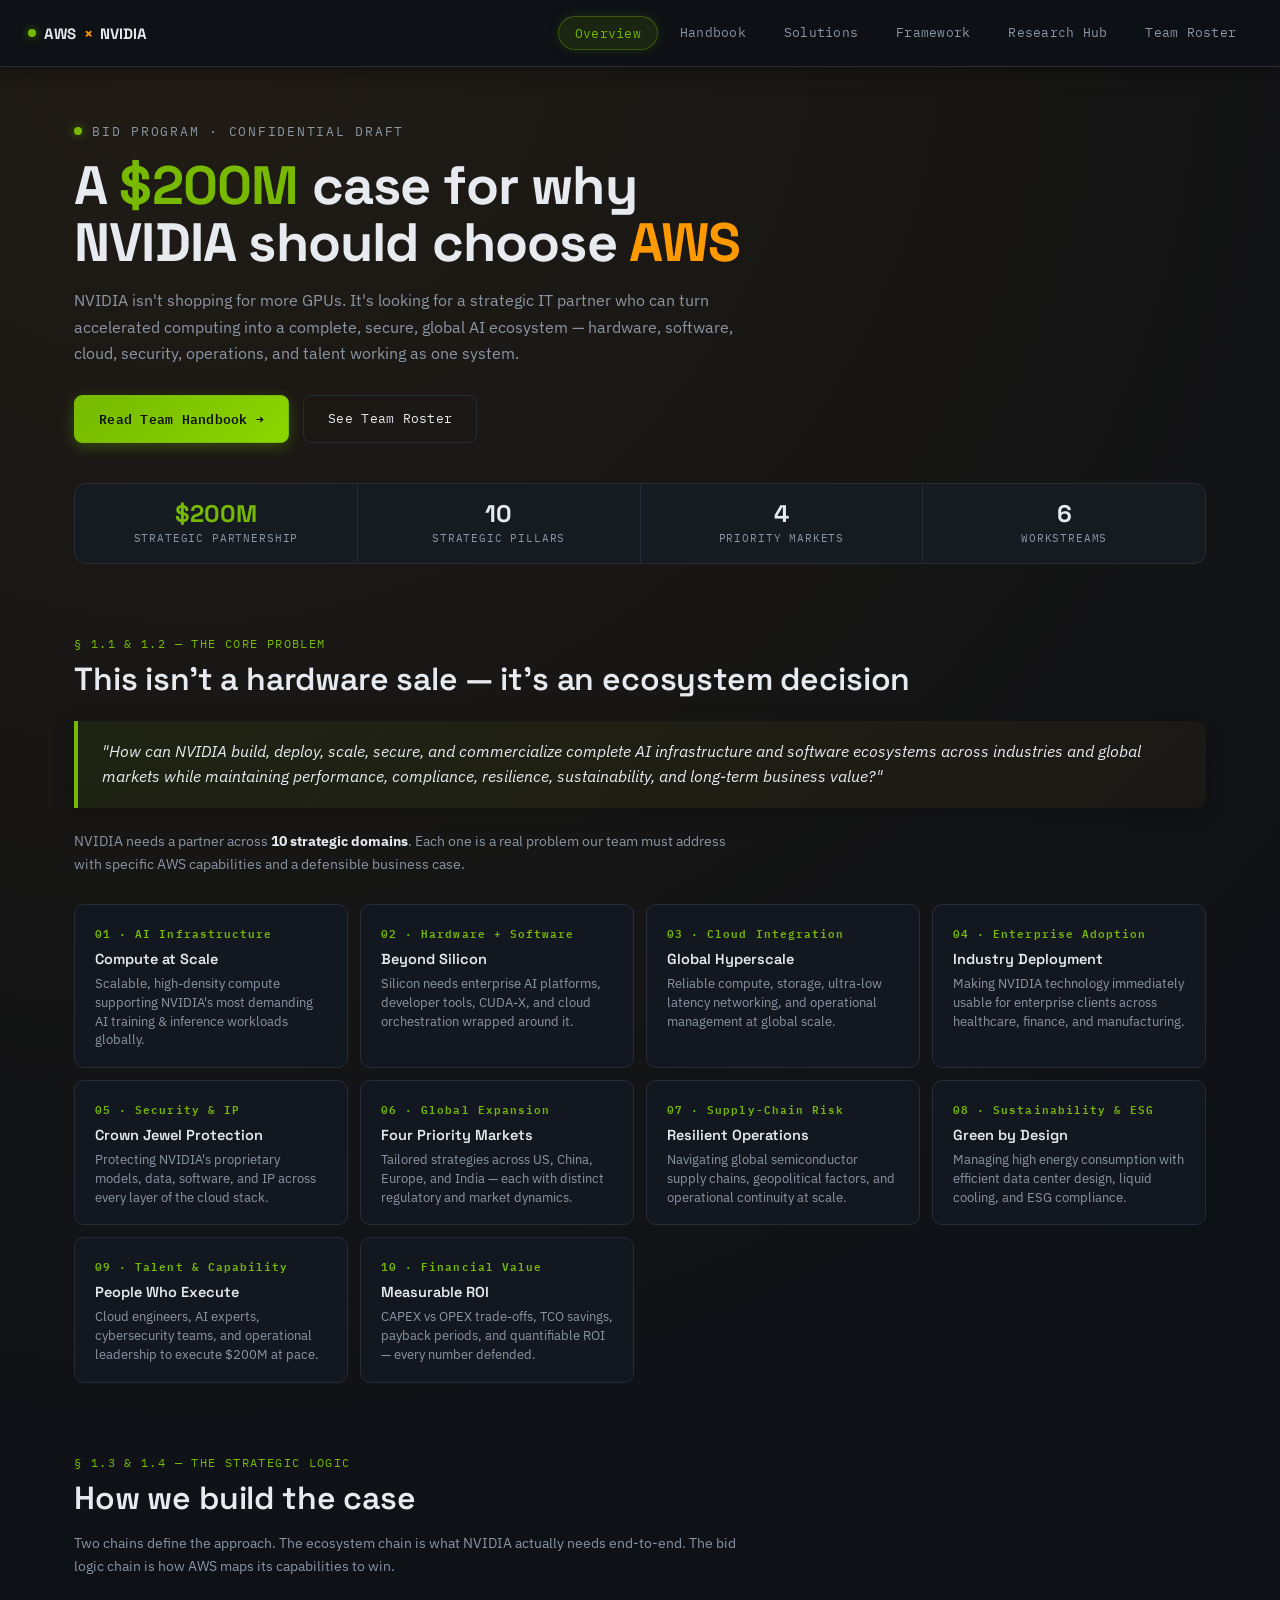
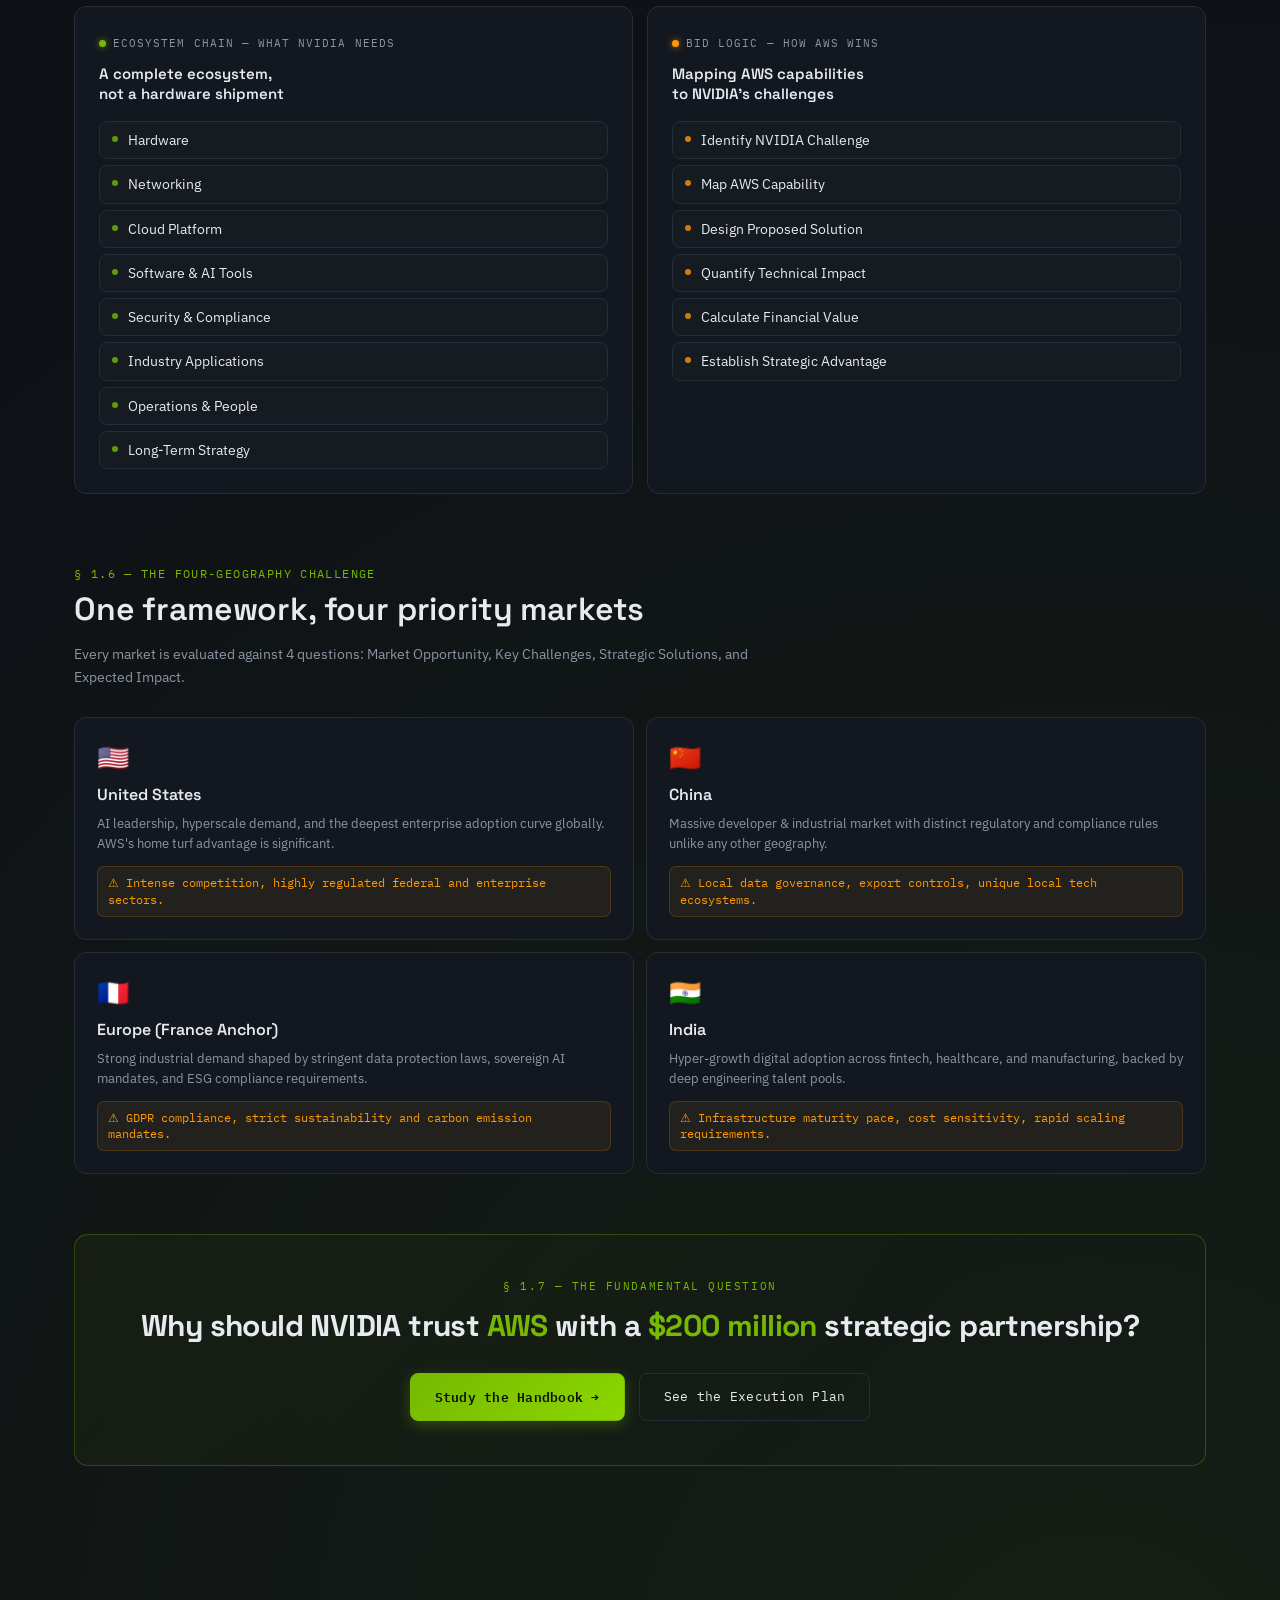
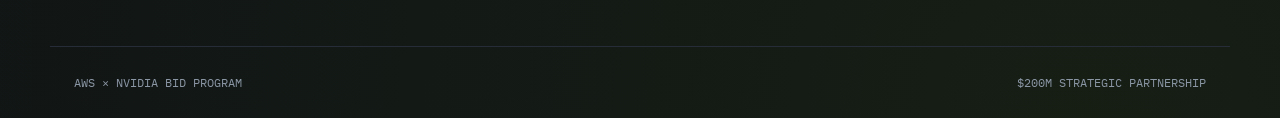
<file: index.html>
<!DOCTYPE html>
<html lang="en">
<head>
<meta charset="UTF-8">
<meta name="viewport" content="width=device-width, initial-scale=1.0">
<title>AWS × NVIDIA — $200M Strategic Bid</title>
<meta name="description" content="AWS × NVIDIA $200M Strategic Bid — the core problem, ecosystem chain, and priority geographies.">
<link rel="stylesheet" href="styles.css">
<style>
/* ===== INDEX-ONLY OVERRIDES ===== */

/* Stats bar beneath header */
.hero-stats{
  display: flex;
  gap: 0;
  margin-top: 40px;
  border: 1px solid var(--line);
  border-radius: 12px;
  overflow: hidden;
  background: var(--bg-raised);
}
.hero-stat-item{
  flex: 1;
  padding: 18px 22px;
  text-align: center;
  border-right: 1px solid var(--line);
}
.hero-stat-item:last-child{ border-right: none; }
.hero-stat-item .sv{
  font-family: 'Space Grotesk', sans-serif;
  font-size: 24px;
  font-weight: 700;
  color: var(--text);
  line-height: 1;
  margin-bottom: 5px;
}
.hero-stat-item .sv .g{ color: var(--nv-green); }
.hero-stat-item .sv .o{ color: var(--aws-orange); }
.hero-stat-item .sl{
  font-family: 'IBM Plex Mono', monospace;
  font-size: 10.5px;
  color: var(--text-dim);
  letter-spacing: 0.08em;
  text-transform: uppercase;
}

/* Challenge cards — tighter grid */
.challenge-grid{
  display: grid;
  grid-template-columns: repeat(auto-fill, minmax(250px, 1fr));
  gap: 12px;
}
.ch-card{
  background: var(--bg-card);
  border: 1px solid var(--line);
  border-radius: 10px;
  padding: 18px 20px;
  transition: border-color 0.2s, transform 0.2s;
  position: relative;
  overflow: hidden;
}
.ch-card::before{
  content:'';
  position: absolute;
  top: 0; left: 0; right: 0;
  height: 2px;
  background: linear-gradient(90deg, var(--nv-green), transparent);
  opacity: 0;
  transition: opacity 0.2s;
}
.ch-card:hover{
  border-color: rgba(118,185,0,0.35);
  transform: translateY(-2px);
}
.ch-card:hover::before{ opacity: 1; }
.ch-num{
  font-family: 'IBM Plex Mono', monospace;
  font-size: 10.5px;
  color: var(--nv-green);
  letter-spacing: 0.1em;
  font-weight: 600;
  margin-bottom: 8px;
}
.ch-card h3{
  font-family: 'Space Grotesk', sans-serif;
  font-size: 14.5px;
  font-weight: 600;
  color: var(--text);
  margin: 0 0 6px;
}
.ch-card p{
  font-size: 12.5px;
  color: var(--text-dim);
  line-height: 1.5;
  margin: 0;
}

/* Two flow cards side by side */
.flow-pair{
  display: grid;
  grid-template-columns: 1fr 1fr;
  gap: 14px;
}
.flow-card{
  background: var(--bg-card);
  border: 1px solid var(--line);
  border-radius: 12px;
  padding: 24px;
  overflow: hidden;
}
.fc-tag{
  display: inline-flex;
  align-items: center;
  gap: 7px;
  font-family: 'IBM Plex Mono', monospace;
  font-size: 10.5px;
  letter-spacing: 0.1em;
  text-transform: uppercase;
  color: var(--text-dim);
  margin-bottom: 14px;
}
.fc-dot{
  width: 7px; height: 7px; border-radius: 50%;
  background: var(--nv-green);
  box-shadow: 0 0 6px rgba(118,185,0,0.7);
  flex-shrink: 0;
}
.fc-dot.o{ background: var(--aws-orange); box-shadow: 0 0 6px rgba(255,153,0,0.7); }
.flow-card h3{
  font-family: 'Space Grotesk', sans-serif;
  font-size: 15px;
  font-weight: 600;
  color: var(--text);
  margin: 0 0 18px;
  line-height: 1.3;
}
.fc-list{
  list-style: none;
  margin: 0;
  padding: 0;
  display: flex;
  flex-direction: column;
  gap: 6px;
}
.fc-list li{
  display: flex;
  align-items: flex-start;
  gap: 10px;
  padding: 9px 12px;
  background: var(--bg-raised);
  border: 1px solid var(--line);
  border-radius: 8px;
  font-size: 13.5px;
  color: var(--text);
  line-height: 1.35;
  transition: border-color 0.15s;
}
.fc-list li:hover{ border-color: rgba(118,185,0,0.3); }
.fc-list.o li:hover{ border-color: rgba(255,153,0,0.3); }
.fc-bullet{
  width: 6px; height: 6px; border-radius: 50%;
  background: var(--nv-green);
  margin-top: 5px;
  flex-shrink: 0;
  opacity: 0.8;
}
.fc-bullet.o{ background: var(--aws-orange); }

/* Geo cards */
.geo-pair{
  display: grid;
  grid-template-columns: repeat(2, 1fr);
  gap: 12px;
}
.geo-idx-card{
  background: var(--bg-card);
  border: 1px solid var(--line);
  border-radius: 12px;
  padding: 22px;
  transition: border-color 0.2s;
}
.geo-idx-card:hover{ border-color: rgba(118,185,0,0.4); }
.geo-flag{
  font-size: 26px;
  display: block;
  margin-bottom: 10px;
}
.geo-idx-card h3{
  font-family: 'Space Grotesk', sans-serif;
  font-size: 16px;
  font-weight: 600;
  color: var(--text);
  margin: 0 0 9px;
}
.geo-idx-card p{
  font-size: 13px;
  color: var(--text-dim);
  line-height: 1.55;
  margin: 0 0 12px;
}
.geo-watch{
  display: flex;
  align-items: flex-start;
  gap: 6px;
  font-family: 'IBM Plex Mono', monospace;
  font-size: 11.5px;
  color: var(--aws-orange);
  background: rgba(255,153,0,0.07);
  border: 1px solid rgba(255,153,0,0.18);
  border-radius: 7px;
  padding: 8px 10px;
  line-height: 1.4;
}

/* Closing CTA block */
.closing-idx{
  margin-top: 60px;
  border: 1px solid rgba(118,185,0,0.3);
  border-radius: 14px;
  padding: 44px 40px;
  text-align: center;
  background: linear-gradient(135deg, rgba(118,185,0,0.06) 0%, rgba(14,17,22,0) 70%);
  position: relative;
  overflow: hidden;
}
.closing-idx::before{
  content:'';
  position: absolute;
  top: -1px; left: 10%; right: 10%;
  height: 1px;
  background: linear-gradient(90deg, transparent, var(--nv-green), transparent);
}
.closing-idx .ck{
  font-family: 'IBM Plex Mono', monospace;
  font-size: 11px;
  letter-spacing: 0.14em;
  text-transform: uppercase;
  color: var(--nv-green);
  margin-bottom: 14px;
}
.closing-idx h2{
  font-family: 'Space Grotesk', sans-serif;
  font-size: clamp(20px, 3.5vw, 30px);
  font-weight: 700;
  color: var(--text);
  line-height: 1.25;
  margin: 0 0 24px;
  letter-spacing: -0.02em;
}
.closing-idx .green{ color: var(--nv-green); }
.closing-idx .btn-row{ justify-content: center; }

/* Responsive */
@media (max-width: 768px){
  .hero-stats{
    flex-direction: row;
    flex-wrap: wrap;
  }
  .hero-stat-item{
    flex: 1 1 45%;
    border-bottom: 1px solid var(--line);
  }
  .hero-stat-item:nth-child(2n){ border-right: none; }
  .flow-pair{ grid-template-columns: 1fr; }
  .geo-pair{ grid-template-columns: 1fr; }
  .closing-idx{ padding: 28px 20px; }
}
</style>
</head>
<body>

<nav class="site-nav">
  <button class="mobile-menu-btn" id="open-drawer-btn" type="button" aria-label="Open navigation menu">⋮</button>
  <a href="index.html" class="brand"><span class="dot"></span>AWS <span class="orange">×</span> NVIDIA</a>
  <div class="nav-links">
    <a href="index.html" class="active">Overview</a>
    <a href="handbook.html">Handbook</a>
    <a href="solutions.html">Solutions</a>
    <a href="framework.html">Framework</a>
    <a href="hub.html">Research Hub</a>
    <a href="roster.html">Team Roster</a>
  </div>
</nav>

<div class="wrap">

  <!-- ─── HERO (original style preserved) ─── -->
  <header>
    <div class="eyebrow"><span class="dot"></span>BID PROGRAM · CONFIDENTIAL DRAFT</div>
    <h1>A <span class="green">$200M</span> case for why<br>NVIDIA should choose <span class="orange">AWS</span></h1>
    <p class="sub">NVIDIA isn't shopping for more GPUs. It's looking for a strategic IT partner who can turn accelerated computing into a complete, secure, global AI ecosystem — hardware, software, cloud, security, operations, and talent working as one system.</p>
    <div class="btn-row">
      <a href="handbook.html" class="btn btn-primary">Read Team Handbook →</a>
      <a href="roster.html" class="btn btn-secondary">See Team Roster</a>
    </div>

    <!-- Stat bar -->
    <div class="hero-stats">
      <div class="hero-stat-item">
        <div class="sv"><span class="g">$200M</span></div>
        <div class="sl">Strategic Partnership</div>
      </div>
      <div class="hero-stat-item">
        <div class="sv">10</div>
        <div class="sl">Strategic Pillars</div>
      </div>
      <div class="hero-stat-item">
        <div class="sv">4</div>
        <div class="sl">Priority Markets</div>
      </div>
      <div class="hero-stat-item">
        <div class="sv">6</div>
        <div class="sl">Workstreams</div>
      </div>
    </div>
  </header>

  <!-- ─── CORE PROBLEM ─── -->
  <section class="section">
    <div class="section-head">
      <div class="section-kicker">§ 1.1 &amp; 1.2 — The Core Problem</div>
      <h2 class="section-title">This isn't a hardware sale — it's an ecosystem decision</h2>
      <div class="quote-block">
        "How can NVIDIA build, deploy, scale, secure, and commercialize complete AI infrastructure and software ecosystems across industries and global markets while maintaining performance, compliance, resilience, sustainability, and long-term business value?"
      </div>
      <p class="sub" style="font-size:14px;margin-top:10px;">NVIDIA needs a partner across <strong style="color:var(--text)">10 strategic domains</strong>. Each one is a real problem our team must address with specific AWS capabilities and a defensible business case.</p>
    </div>
    <div class="challenge-grid">
      <div class="ch-card">
        <div class="ch-num">01 · AI Infrastructure</div>
        <h3>Compute at Scale</h3>
        <p>Scalable, high-density compute supporting NVIDIA's most demanding AI training &amp; inference workloads globally.</p>
      </div>
      <div class="ch-card">
        <div class="ch-num">02 · Hardware + Software</div>
        <h3>Beyond Silicon</h3>
        <p>Silicon needs enterprise AI platforms, developer tools, CUDA-X, and cloud orchestration wrapped around it.</p>
      </div>
      <div class="ch-card">
        <div class="ch-num">03 · Cloud Integration</div>
        <h3>Global Hyperscale</h3>
        <p>Reliable compute, storage, ultra-low latency networking, and operational management at global scale.</p>
      </div>
      <div class="ch-card">
        <div class="ch-num">04 · Enterprise Adoption</div>
        <h3>Industry Deployment</h3>
        <p>Making NVIDIA technology immediately usable for enterprise clients across healthcare, finance, and manufacturing.</p>
      </div>
      <div class="ch-card">
        <div class="ch-num">05 · Security &amp; IP</div>
        <h3>Crown Jewel Protection</h3>
        <p>Protecting NVIDIA's proprietary models, data, software, and IP across every layer of the cloud stack.</p>
      </div>
      <div class="ch-card">
        <div class="ch-num">06 · Global Expansion</div>
        <h3>Four Priority Markets</h3>
        <p>Tailored strategies across US, China, Europe, and India — each with distinct regulatory and market dynamics.</p>
      </div>
      <div class="ch-card">
        <div class="ch-num">07 · Supply-Chain Risk</div>
        <h3>Resilient Operations</h3>
        <p>Navigating global semiconductor supply chains, geopolitical factors, and operational continuity at scale.</p>
      </div>
      <div class="ch-card">
        <div class="ch-num">08 · Sustainability &amp; ESG</div>
        <h3>Green by Design</h3>
        <p>Managing high energy consumption with efficient data center design, liquid cooling, and ESG compliance.</p>
      </div>
      <div class="ch-card">
        <div class="ch-num">09 · Talent &amp; Capability</div>
        <h3>People Who Execute</h3>
        <p>Cloud engineers, AI experts, cybersecurity teams, and operational leadership to execute $200M at pace.</p>
      </div>
      <div class="ch-card">
        <div class="ch-num">10 · Financial Value</div>
        <h3>Measurable ROI</h3>
        <p>CAPEX vs OPEX trade-offs, TCO savings, payback periods, and quantifiable ROI — every number defended.</p>
      </div>
    </div>
  </section>

  <!-- ─── TWO FLOW CHAINS ─── -->
  <section class="section">
    <div class="section-head">
      <div class="section-kicker">§ 1.3 &amp; 1.4 — The Strategic Logic</div>
      <h2 class="section-title">How we build the case</h2>
      <p class="sub" style="font-size:14px;">Two chains define the approach. The ecosystem chain is what NVIDIA actually needs end-to-end. The bid logic chain is how AWS maps its capabilities to win.</p>
    </div>
    <div class="flow-pair">

      <div class="flow-card">
        <div class="fc-tag"><span class="fc-dot"></span>Ecosystem Chain — What NVIDIA Needs</div>
        <h3>A complete ecosystem,<br>not a hardware shipment</h3>
        <ol class="fc-list">
          <li><span class="fc-bullet"></span>Hardware</li>
          <li><span class="fc-bullet"></span>Networking</li>
          <li><span class="fc-bullet"></span>Cloud Platform</li>
          <li><span class="fc-bullet"></span>Software &amp; AI Tools</li>
          <li><span class="fc-bullet"></span>Security &amp; Compliance</li>
          <li><span class="fc-bullet"></span>Industry Applications</li>
          <li><span class="fc-bullet"></span>Operations &amp; People</li>
          <li><span class="fc-bullet"></span>Long-Term Strategy</li>
        </ol>
      </div>

      <div class="flow-card">
        <div class="fc-tag"><span class="fc-dot o"></span>Bid Logic — How AWS Wins</div>
        <h3>Mapping AWS capabilities<br>to NVIDIA's challenges</h3>
        <ol class="fc-list o">
          <li><span class="fc-bullet o"></span>Identify NVIDIA Challenge</li>
          <li><span class="fc-bullet o"></span>Map AWS Capability</li>
          <li><span class="fc-bullet o"></span>Design Proposed Solution</li>
          <li><span class="fc-bullet o"></span>Quantify Technical Impact</li>
          <li><span class="fc-bullet o"></span>Calculate Financial Value</li>
          <li><span class="fc-bullet o"></span>Establish Strategic Advantage</li>
        </ol>
      </div>

    </div>
  </section>


  <!-- ─── FOUR GEOGRAPHIES ─── -->
  <section class="section" id="geo">
    <div class="section-head">
      <div class="section-kicker">§ 1.6 — The Four-Geography Challenge</div>
      <h2 class="section-title">One framework, four priority markets</h2>
      <p class="sub" style="font-size:14px;">Every market is evaluated against 4 questions: Market Opportunity, Key Challenges, Strategic Solutions, and Expected Impact.</p>
    </div>
    <div class="geo-pair">
      <div class="geo-idx-card">
        <span class="geo-flag">🇺🇸</span>
        <h3>United States</h3>
        <p>AI leadership, hyperscale demand, and the deepest enterprise adoption curve globally. AWS's home turf advantage is significant.</p>
        <div class="geo-watch">⚠ Intense competition, highly regulated federal and enterprise sectors.</div>
      </div>
      <div class="geo-idx-card">
        <span class="geo-flag">🇨🇳</span>
        <h3>China</h3>
        <p>Massive developer &amp; industrial market with distinct regulatory and compliance rules unlike any other geography.</p>
        <div class="geo-watch">⚠ Local data governance, export controls, unique local tech ecosystems.</div>
      </div>
      <div class="geo-idx-card">
        <span class="geo-flag">🇫🇷</span>
        <h3>Europe (France Anchor)</h3>
        <p>Strong industrial demand shaped by stringent data protection laws, sovereign AI mandates, and ESG compliance requirements.</p>
        <div class="geo-watch">⚠ GDPR compliance, strict sustainability and carbon emission mandates.</div>
      </div>
      <div class="geo-idx-card">
        <span class="geo-flag">🇮🇳</span>
        <h3>India</h3>
        <p>Hyper-growth digital adoption across fintech, healthcare, and manufacturing, backed by deep engineering talent pools.</p>
        <div class="geo-watch">⚠ Infrastructure maturity pace, cost sensitivity, rapid scaling requirements.</div>
      </div>
    </div>
  </section>

  <!-- ─── CLOSING ─── -->
  <div class="closing-idx">
    <div class="ck">§ 1.7 — The Fundamental Question</div>
    <h2>Why should NVIDIA trust <span class="green">AWS</span> with a <span class="green">$200 million</span> strategic partnership?</h2>
    <div class="btn-row">
      <a href="handbook.html" class="btn btn-primary">Study the Handbook →</a>
      <a href="framework.html" class="btn btn-secondary">See the Execution Plan</a>
    </div>
  </div>

</div>

<footer class="site-footer">
  <span>AWS × NVIDIA BID PROGRAM</span>
  <span>$200M STRATEGIC PARTNERSHIP</span>
</footer>

<!-- MOBILE SIDE NAVIGATION DRAWER -->
<div class="mobile-drawer-overlay" id="mobile-drawer-overlay">
  <div class="mobile-drawer">
    <div class="mobile-drawer-head">
      <a href="index.html" class="brand"><span class="dot"></span>AWS <span class="orange">×</span> NVIDIA</a>
      <button class="mobile-drawer-close" id="close-drawer-btn">✕</button>
    </div>
    <div class="mobile-drawer-links">
      <a href="index.html" class="active"><span>Overview</span> <span>→</span></a>
      <a href="handbook.html"><span>Handbook</span> <span>→</span></a>
      <a href="solutions.html"><span>Solutions</span> <span>→</span></a>
      <a href="framework.html"><span>Framework</span> <span>→</span></a>
      <a href="hub.html"><span>Research Hub</span> <span>→</span></a>
      <a href="roster.html"><span>Team Roster</span> <span>→</span></a>
    </div>
    <div class="mobile-drawer-footer">
      AWS × NVIDIA $200M Strategic Bid
    </div>
  </div>
</div>

<script>
  (function(){
    const openBtn = document.getElementById('open-drawer-btn');
    const closeBtn = document.getElementById('close-drawer-btn');
    const overlay = document.getElementById('mobile-drawer-overlay');
    if (!openBtn || !overlay) return;
    openBtn.addEventListener('click', () => overlay.classList.add('open'));
    if (closeBtn) closeBtn.addEventListener('click', () => overlay.classList.remove('open'));
    overlay.addEventListener('click', (e) => {
      if (e.target === overlay) overlay.classList.remove('open');
    });
  })();
</script>

</body>
</html>
</file>
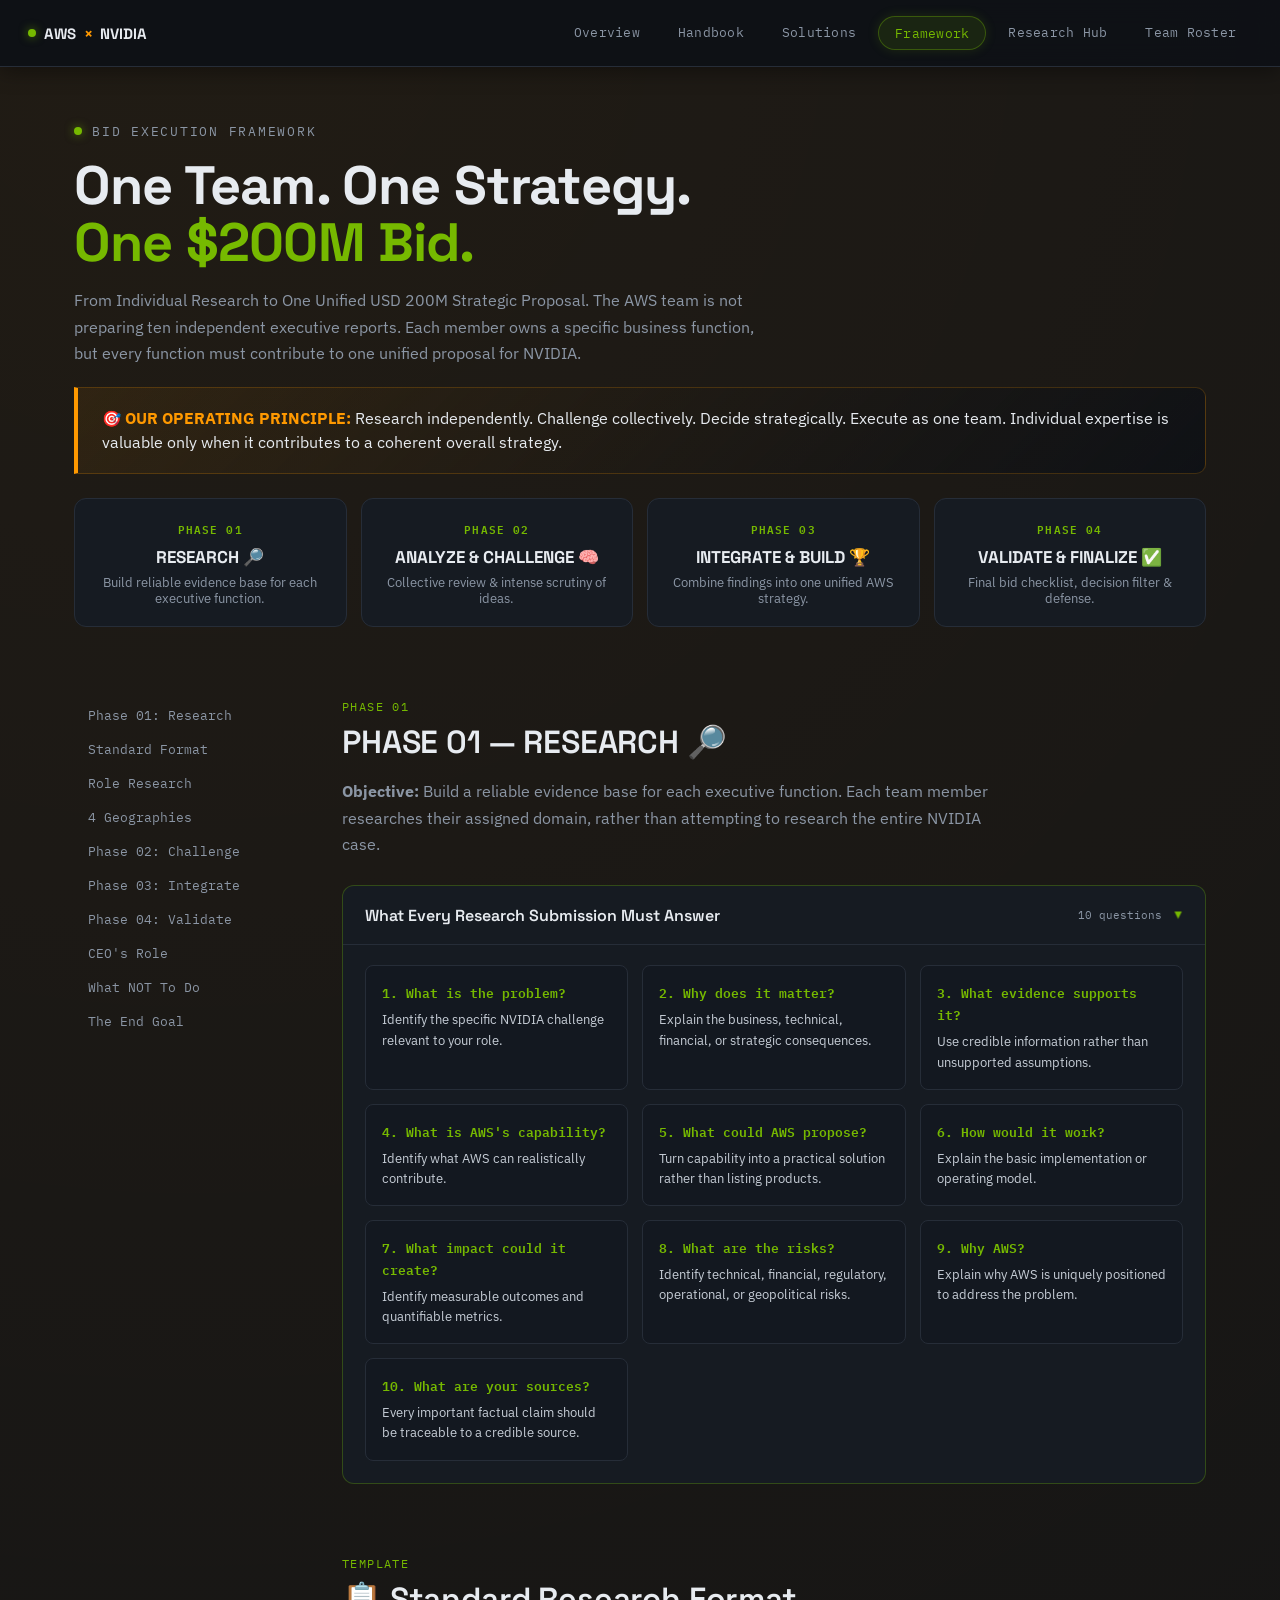
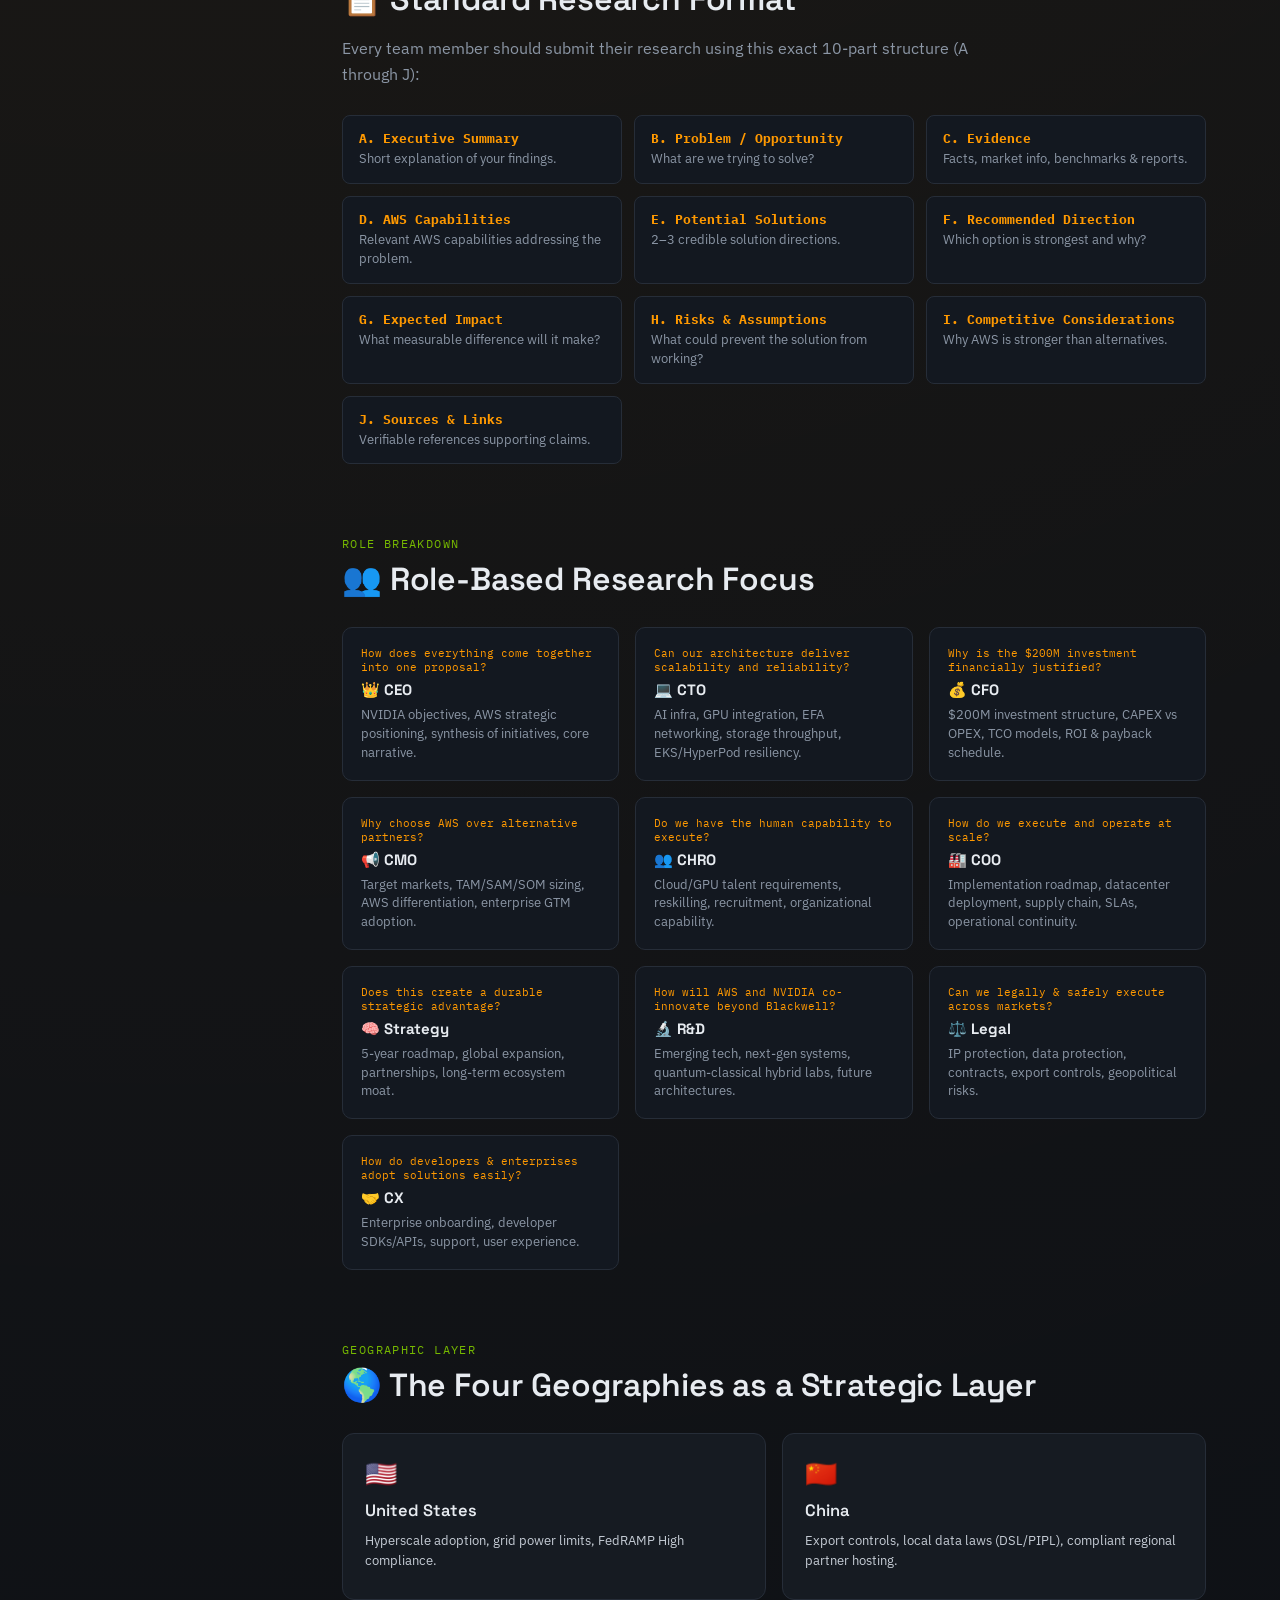
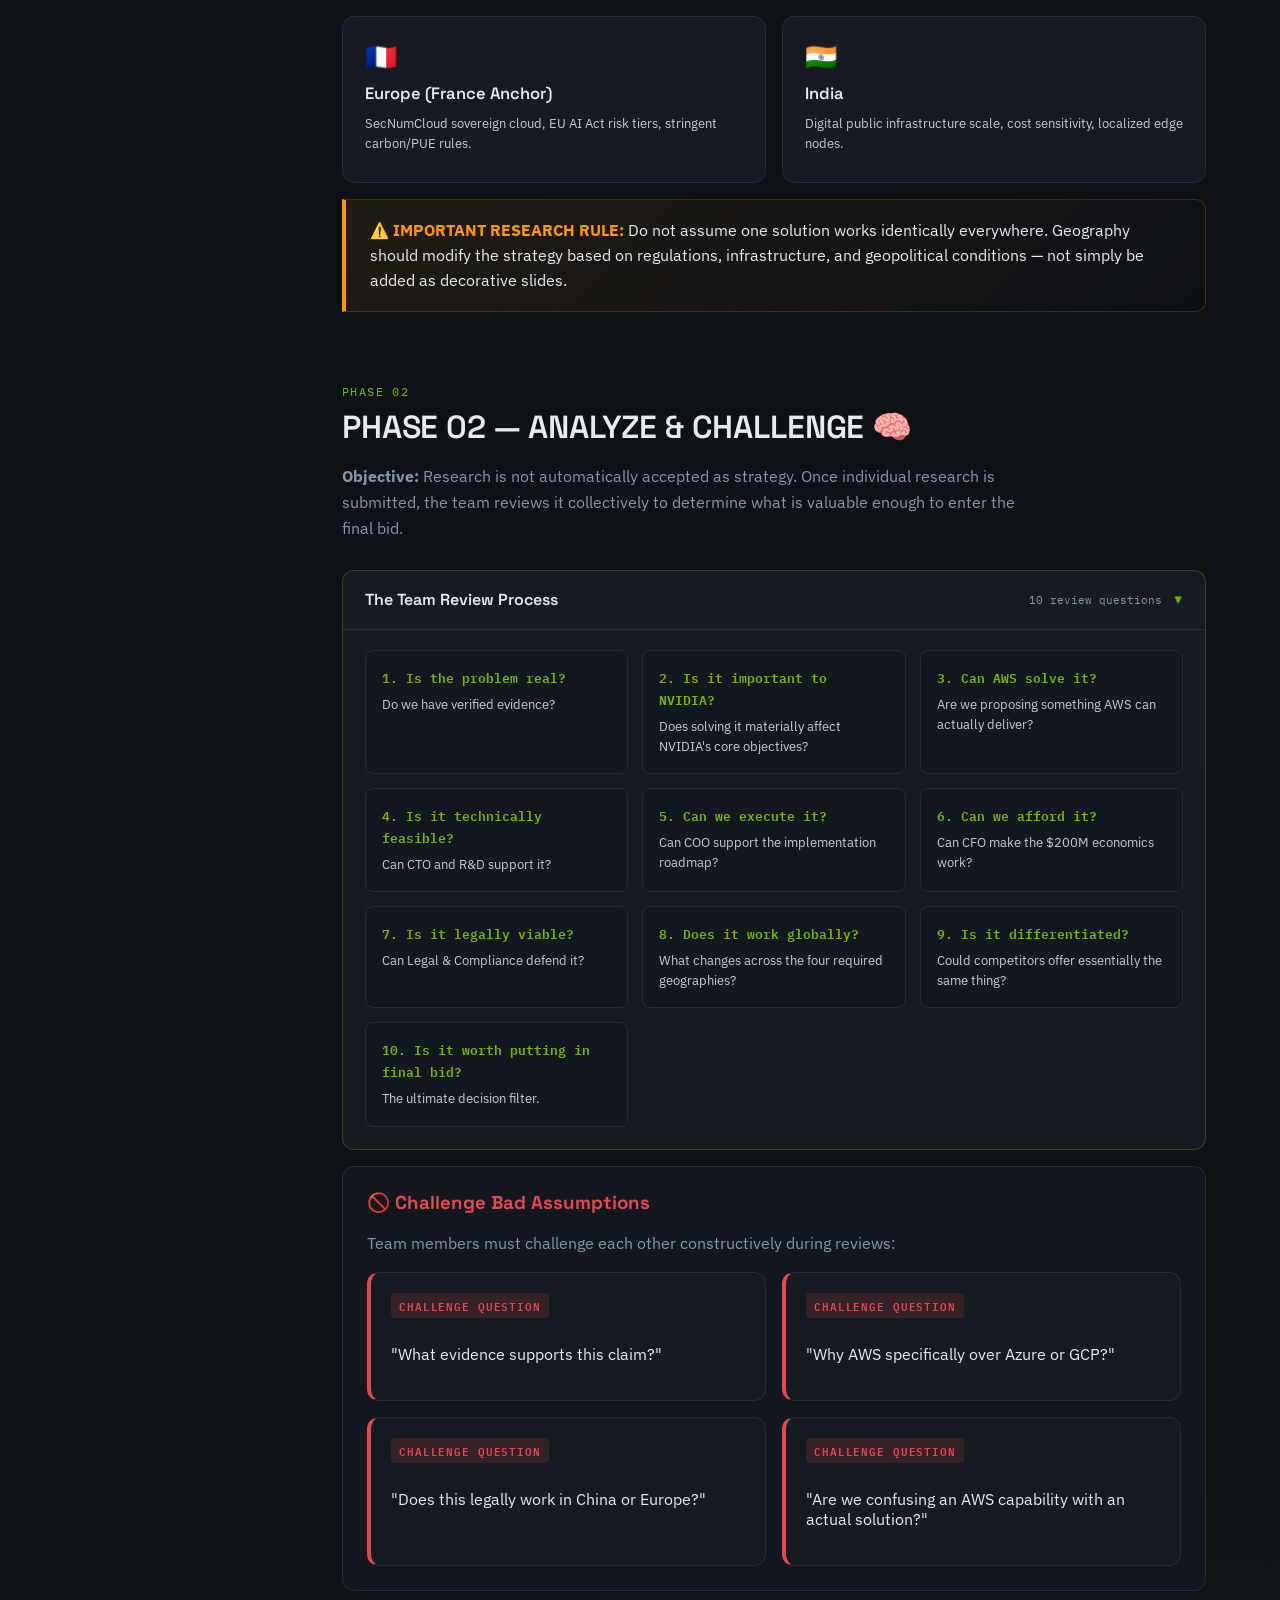
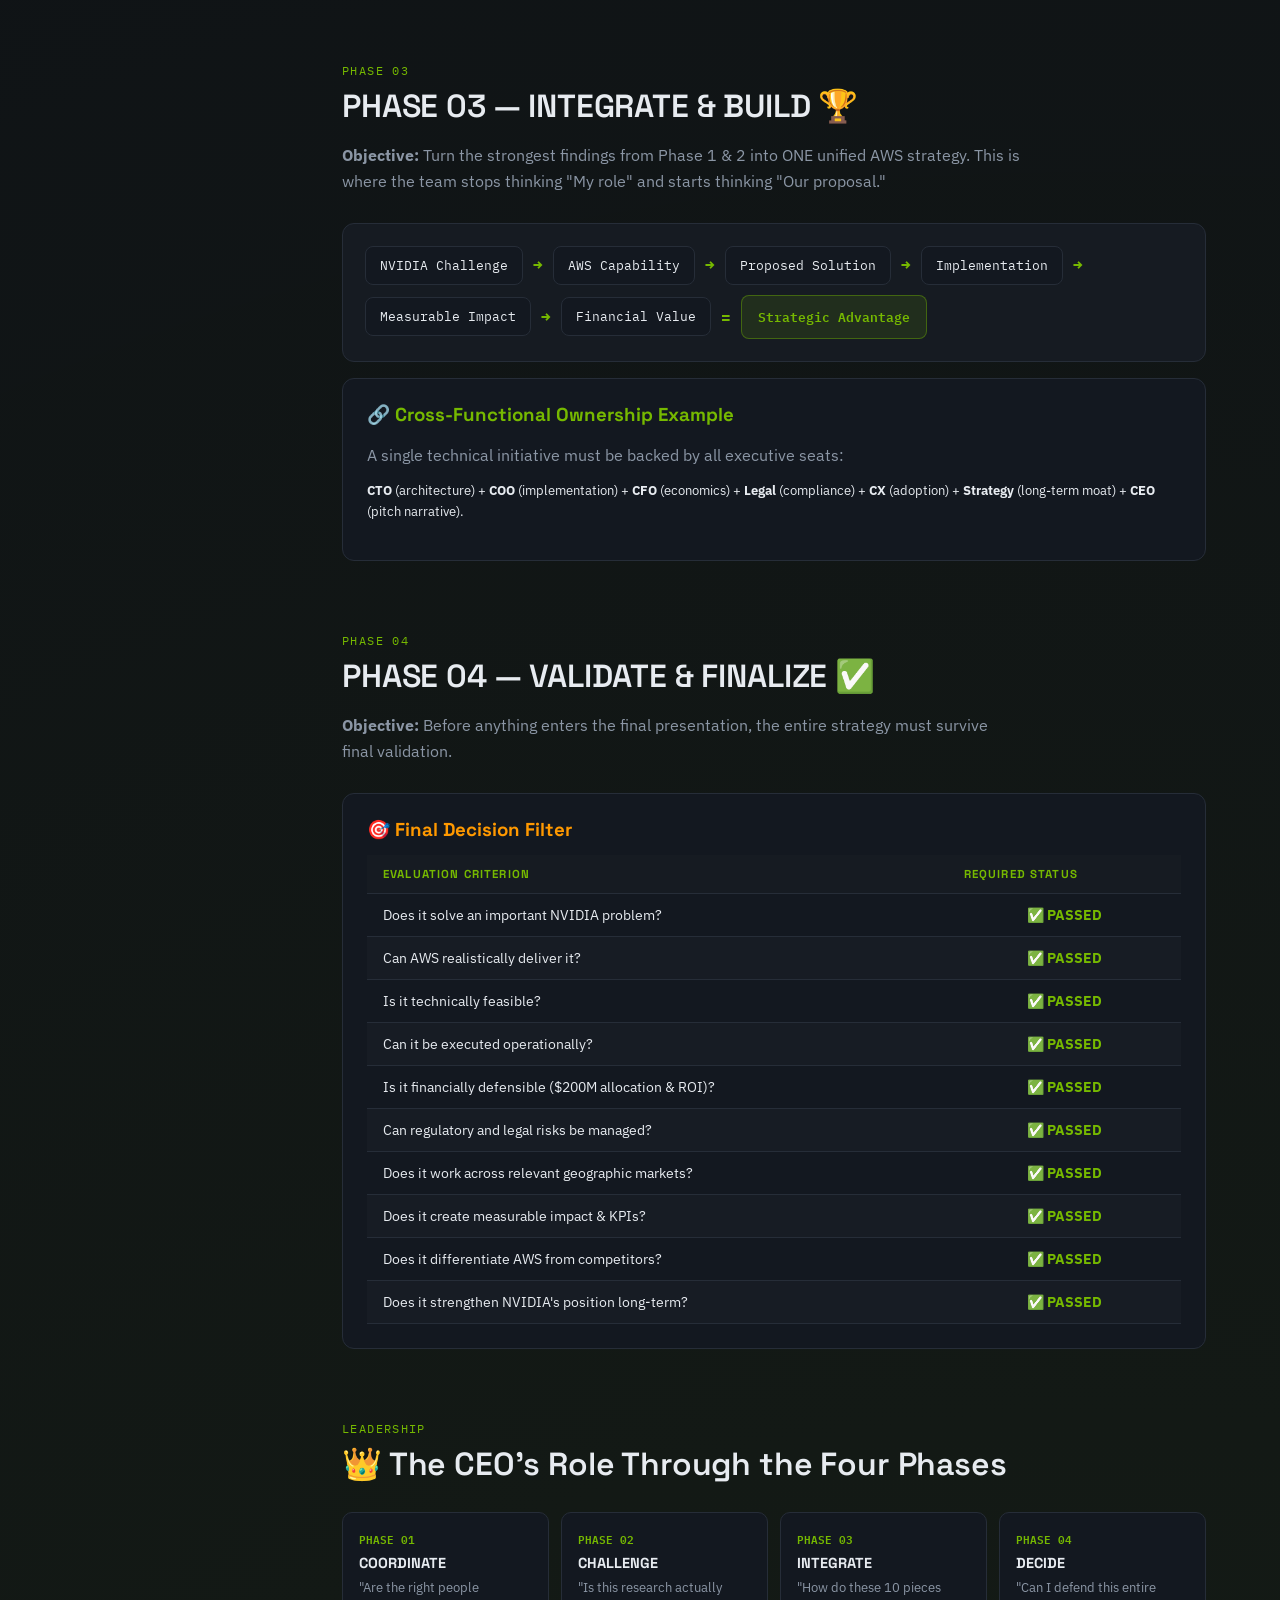
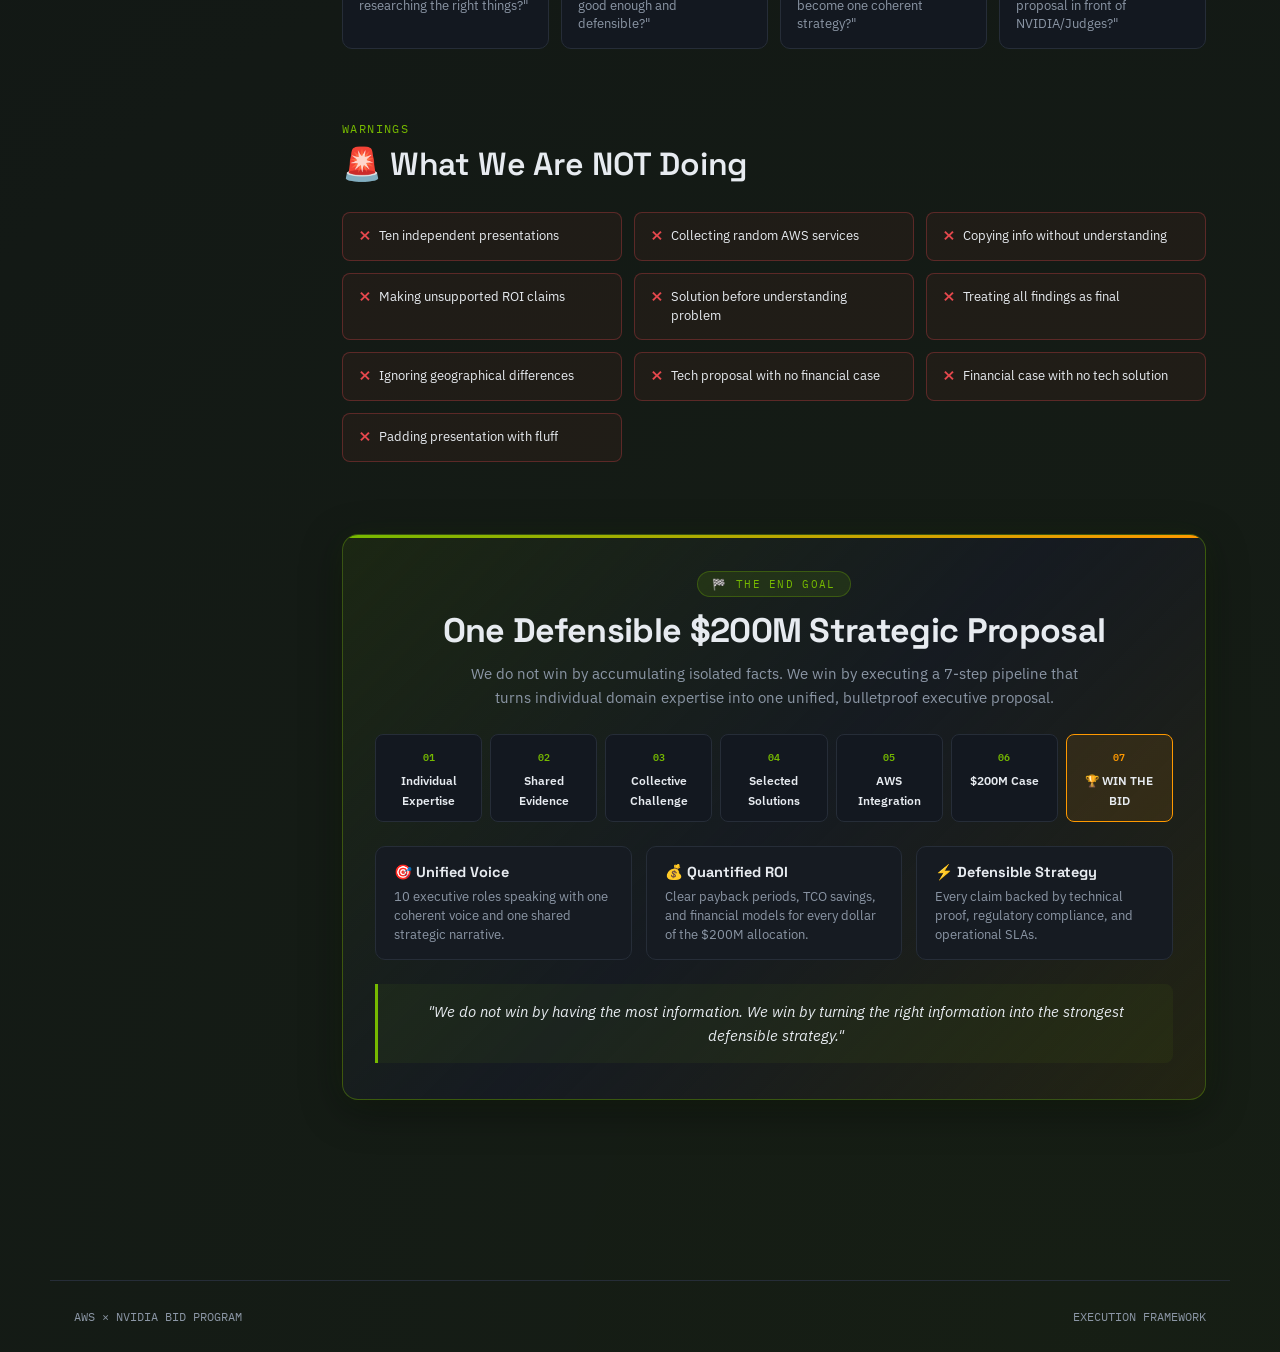
<file: framework.html>
<!DOCTYPE html>
<html lang="en">
<head>
<meta charset="UTF-8">
<meta name="viewport" content="width=device-width, initial-scale=1.0">
<title>AWS × NVIDIA — Bid Execution Framework</title>
<link rel="stylesheet" href="styles.css">
<style>
.end-goal-card{
  background: linear-gradient(135deg, rgba(118,185,0,0.08) 0%, rgba(22,27,34,0.95) 50%, rgba(255,153,0,0.06) 100%);
  border: 1px solid rgba(118,185,0,0.35);
  border-radius: 16px;
  padding: 36px 32px;
  position: relative;
  overflow: hidden;
  box-shadow: 0 10px 40px rgba(0,0,0,0.4), 0 0 30px rgba(118,185,0,0.08);
}
.end-goal-card::before{
  content: '';
  position: absolute;
  top: 0; left: 0; right: 0; height: 3px;
  background: linear-gradient(90deg, var(--nv-green), var(--aws-orange));
}
.eg-head{
  text-align: center;
  margin-bottom: 24px;
}
.eg-badge{
  display: inline-flex;
  align-items: center;
  gap: 8px;
  font-family: 'IBM Plex Mono', monospace;
  font-size: 11px;
  letter-spacing: 0.12em;
  text-transform: uppercase;
  color: var(--nv-green);
  background: rgba(118,185,0,0.12);
  border: 1px solid rgba(118,185,0,0.3);
  border-radius: 20px;
  padding: 5px 14px;
  margin-bottom: 12px;
}
.eg-head h2{
  font-family: 'Space Grotesk', sans-serif;
  font-size: clamp(24px, 4vw, 34px);
  font-weight: 700;
  color: var(--text);
  margin: 0 0 10px;
  letter-spacing: -0.02em;
}
.eg-head p{
  font-size: 15px;
  color: var(--text-dim);
  max-width: 640px;
  margin: 0 auto;
  line-height: 1.6;
}

/* 7-Step Progression Grid */
.eg-pipeline{
  display: grid;
  grid-template-columns: repeat(7, 1fr);
  gap: 8px;
  margin: 24px 0;
}
.eg-step{
  background: var(--bg-card);
  border: 1px solid var(--line);
  border-radius: 8px;
  padding: 12px 8px;
  text-align: center;
  transition: all 0.2s ease;
}
.eg-step:hover{
  border-color: var(--nv-green);
  transform: translateY(-2px);
  background: rgba(118,185,0,0.06);
}
.eg-step .step-tag{
  font-family: 'IBM Plex Mono', monospace;
  font-size: 10px;
  color: var(--nv-green);
  font-weight: 600;
  margin-bottom: 4px;
  display: block;
}
.eg-step .step-title{
  font-size: 11.5px;
  font-weight: 600;
  color: var(--text);
  line-height: 1.3;
}
.eg-step.highlight{
  border-color: var(--aws-orange);
  background: rgba(255,153,0,0.1);
}
.eg-step.highlight .step-tag{ color: var(--aws-orange); }

/* 3 Deliverable Pillars */
.eg-pillars{
  display: grid;
  grid-template-columns: repeat(3, 1fr);
  gap: 14px;
  margin-top: 24px;
}
.eg-pillar-item{
  background: var(--bg-raised);
  border: 1px solid var(--line);
  border-radius: 10px;
  padding: 16px 18px;
}
.eg-pillar-item h4{
  font-family: 'Space Grotesk', sans-serif;
  font-size: 14.5px;
  color: var(--text);
  margin: 0 0 6px;
  display: flex;
  align-items: center;
  gap: 8px;
}
.eg-pillar-item p{
  font-size: 12.5px;
  color: var(--text-dim);
  line-height: 1.5;
  margin: 0;
}

.eg-quote{
  background: rgba(118,185,0,0.06);
  border-left: 3px solid var(--nv-green);
  padding: 16px 20px;
  border-radius: 0 8px 8px 0;
  font-style: italic;
  font-size: 14.5px;
  color: var(--text);
  line-height: 1.6;
  margin-top: 24px;
  text-align: center;
}

@media (max-width: 900px){
  .eg-pipeline{
    grid-template-columns: repeat(2, 1fr);
    gap: 10px;
  }
  .eg-pillars{
    grid-template-columns: 1fr;
  }
  .end-goal-card{
    padding: 24px 18px;
  }
}
</style>
</head>
<body>

<nav class="site-nav">
  <button class="mobile-menu-btn" id="open-drawer-btn" type="button" aria-label="Open navigation menu">⋮</button>
  <a href="index.html" class="brand"><span class="dot"></span>AWS <span class="orange">×</span> NVIDIA</a>
  <div class="nav-links">
    <a href="index.html">Overview</a>
    <a href="handbook.html">Handbook</a>
    <a href="solutions.html">Solutions</a>
    <a href="framework.html" class="active">Framework</a>
    <a href="hub.html">Research Hub</a>
    <a href="roster.html">Team Roster</a>
  </div>
</nav>

<div class="wrap">

  <header>
    <div class="eyebrow"><span class="dot"></span>BID EXECUTION FRAMEWORK</div>
    <h1>One Team. One Strategy.<br><span class="green">One $200M Bid.</span></h1>
    <p class="sub">From Individual Research to One Unified USD 200M Strategic Proposal. The AWS team is not preparing ten independent executive reports. Each member owns a specific business function, but every function must contribute to one unified proposal for NVIDIA.</p>
    
    <div class="objective-box" style="margin-top:20px;">
      <b>🎯 OUR OPERATING PRINCIPLE:</b> Research independently. Challenge collectively. Decide strategically. Execute as one team. Individual expertise is valuable only when it contributes to a coherent overall strategy.
    </div>

    <!-- THE 4-PHASE PROCESS DIAGRAM -->
    <div class="phase-flow-grid">
      <div class="phase-card">
        <div class="p-badge">PHASE 01</div>
        <h3>RESEARCH 🔎</h3>
        <p>Build reliable evidence base for each executive function.</p>
      </div>
      <div class="phase-card">
        <div class="p-badge">PHASE 02</div>
        <h3>ANALYZE & CHALLENGE 🧠</h3>
        <p>Collective review & intense scrutiny of ideas.</p>
      </div>
      <div class="phase-card">
        <div class="p-badge">PHASE 03</div>
        <h3>INTEGRATE & BUILD 🏆</h3>
        <p>Combine findings into one unified AWS strategy.</p>
      </div>
      <div class="phase-card">
        <div class="p-badge">PHASE 04</div>
        <h3>VALIDATE & FINALIZE ✅</h3>
        <p>Final bid checklist, decision filter & defense.</p>
      </div>
    </div>
  </header>

  <div class="handbook-layout section">
    <aside class="handbook-sidebar">
      <a href="#phase1">Phase 01: Research</a>
      <a href="#standard-format">Standard Format</a>
      <a href="#role-research">Role Research</a>
      <a href="#geography-layer">4 Geographies</a>
      <a href="#phase2">Phase 02: Challenge</a>
      <a href="#phase3">Phase 03: Integrate</a>
      <a href="#phase4">Phase 04: Validate</a>
      <a href="#ceo-role">CEO's Role</a>
      <a href="#anti-patterns">What NOT To Do</a>
      <a href="#end-goal">The End Goal</a>
    </aside>

    <div class="handbook-content">

      <!-- ============================================================
           PHASE 01 — RESEARCH
           ============================================================ -->
      <section id="phase1" class="section" style="margin-top:0;">
        <div class="section-head">
          <div class="section-kicker">Phase 01</div>
          <h2 class="section-title">PHASE 01 — RESEARCH 🔎</h2>
          <p class="sub"><b>Objective:</b> Build a reliable evidence base for each executive function. Each team member researches their assigned domain, rather than attempting to research the entire NVIDIA case.</p>
        </div>

        <details class="acc" open>
          <summary>What Every Research Submission Must Answer <span class="count">10 questions</span><span class="chev">▸</span></summary>
          <div class="acc-body">
            <div class="term-grid">
              <div class="term"><dt>1. What is the problem?</dt><dd>Identify the specific NVIDIA challenge relevant to your role.</dd></div>
              <div class="term"><dt>2. Why does it matter?</dt><dd>Explain the business, technical, financial, or strategic consequences.</dd></div>
              <div class="term"><dt>3. What evidence supports it?</dt><dd>Use credible information rather than unsupported assumptions.</dd></div>
              <div class="term"><dt>4. What is AWS's capability?</dt><dd>Identify what AWS can realistically contribute.</dd></div>
              <div class="term"><dt>5. What could AWS propose?</dt><dd>Turn capability into a practical solution rather than listing products.</dd></div>
              <div class="term"><dt>6. How would it work?</dt><dd>Explain the basic implementation or operating model.</dd></div>
              <div class="term"><dt>7. What impact could it create?</dt><dd>Identify measurable outcomes and quantifiable metrics.</dd></div>
              <div class="term"><dt>8. What are the risks?</dt><dd>Identify technical, financial, regulatory, operational, or geopolitical risks.</dd></div>
              <div class="term"><dt>9. Why AWS?</dt><dd>Explain why AWS is uniquely positioned to address the problem.</dd></div>
              <div class="term"><dt>10. What are your sources?</dt><dd>Every important factual claim should be traceable to a credible source.</dd></div>
            </div>
          </div>
        </details>
      </section>

      <!-- STANDARD RESEARCH FORMAT -->
      <section id="standard-format" class="section">
        <div class="section-head">
          <div class="section-kicker">Template</div>
          <h2 class="section-title">📋 Standard Research Format</h2>
          <p class="sub">Every team member should submit their research using this exact 10-part structure (A through J):</p>
        </div>
        <div class="format-grid">
          <div class="format-item"><b>A. Executive Summary</b><p>Short explanation of your findings.</p></div>
          <div class="format-item"><b>B. Problem / Opportunity</b><p>What are we trying to solve?</p></div>
          <div class="format-item"><b>C. Evidence</b><p>Facts, market info, benchmarks & reports.</p></div>
          <div class="format-item"><b>D. AWS Capabilities</b><p>Relevant AWS capabilities addressing the problem.</p></div>
          <div class="format-item"><b>E. Potential Solutions</b><p>2–3 credible solution directions.</p></div>
          <div class="format-item"><b>F. Recommended Direction</b><p>Which option is strongest and why?</p></div>
          <div class="format-item"><b>G. Expected Impact</b><p>What measurable difference will it make?</p></div>
          <div class="format-item"><b>H. Risks & Assumptions</b><p>What could prevent the solution from working?</p></div>
          <div class="format-item"><b>I. Competitive Considerations</b><p>Why AWS is stronger than alternatives.</p></div>
          <div class="format-item"><b>J. Sources & Links</b><p>Verifiable references supporting claims.</p></div>
        </div>
      </section>

      <!-- ROLE-BASED RESEARCH GUIDES -->
      <section id="role-research" class="section">
        <div class="section-head">
          <div class="section-kicker">Role Breakdown</div>
          <h2 class="section-title">👥 Role-Based Research Focus</h2>
        </div>
        <div class="card-grid">
          <div class="role-mini">
            <div class="rq">How does everything come together into one proposal?</div>
            <h4>👑 CEO</h4>
            <p class="owns">NVIDIA objectives, AWS strategic positioning, synthesis of initiatives, core narrative.</p>
          </div>
          <div class="role-mini">
            <div class="rq">Can our architecture deliver scalability and reliability?</div>
            <h4>💻 CTO</h4>
            <p class="owns">AI infra, GPU integration, EFA networking, storage throughput, EKS/HyperPod resiliency.</p>
          </div>
          <div class="role-mini">
            <div class="rq">Why is the $200M investment financially justified?</div>
            <h4>💰 CFO</h4>
            <p class="owns">$200M investment structure, CAPEX vs OPEX, TCO models, ROI & payback schedule.</p>
          </div>
          <div class="role-mini">
            <div class="rq">Why choose AWS over alternative partners?</div>
            <h4>📢 CMO</h4>
            <p class="owns">Target markets, TAM/SAM/SOM sizing, AWS differentiation, enterprise GTM adoption.</p>
          </div>
          <div class="role-mini">
            <div class="rq">Do we have the human capability to execute?</div>
            <h4>👥 CHRO</h4>
            <p class="owns">Cloud/GPU talent requirements, reskilling, recruitment, organizational capability.</p>
          </div>
          <div class="role-mini">
            <div class="rq">How do we execute and operate at scale?</div>
            <h4>🏭 COO</h4>
            <p class="owns">Implementation roadmap, datacenter deployment, supply chain, SLAs, operational continuity.</p>
          </div>
          <div class="role-mini">
            <div class="rq">Does this create a durable strategic advantage?</div>
            <h4>🧠 Strategy</h4>
            <p class="owns">5-year roadmap, global expansion, partnerships, long-term ecosystem moat.</p>
          </div>
          <div class="role-mini">
            <div class="rq">How will AWS and NVIDIA co-innovate beyond Blackwell?</div>
            <h4>🔬 R&D</h4>
            <p class="owns">Emerging tech, next-gen systems, quantum-classical hybrid labs, future architectures.</p>
          </div>
          <div class="role-mini">
            <div class="rq">Can we legally & safely execute across markets?</div>
            <h4>⚖️ Legal</h4>
            <p class="owns">IP protection, data protection, contracts, export controls, geopolitical risks.</p>
          </div>
          <div class="role-mini">
            <div class="rq">How do developers & enterprises adopt solutions easily?</div>
            <h4>🤝 CX</h4>
            <p class="owns">Enterprise onboarding, developer SDKs/APIs, support, user experience.</p>
          </div>
        </div>
      </section>

      <!-- GEOGRAPHY STRATEGIC LAYER -->
      <section id="geography-layer" class="section">
        <div class="section-head">
          <div class="section-kicker">Geographic Layer</div>
          <h2 class="section-title">🌎 The Four Geographies as a Strategic Layer</h2>
        </div>
        <div class="geo-grid">
          <div class="geo-card"><span class="flag">🇺🇸</span><h3>United States</h3><p class="geo-line">Hyperscale adoption, grid power limits, FedRAMP High compliance.</p></div>
          <div class="geo-card"><span class="flag">🇨🇳</span><h3>China</h3><p class="geo-line">Export controls, local data laws (DSL/PIPL), compliant regional partner hosting.</p></div>
          <div class="geo-card"><span class="flag">🇫🇷</span><h3>Europe (France Anchor)</h3><p class="geo-line">SecNumCloud sovereign cloud, EU AI Act risk tiers, stringent carbon/PUE rules.</p></div>
          <div class="geo-card"><span class="flag">🇮🇳</span><h3>India</h3><p class="geo-line">Digital public infrastructure scale, cost sensitivity, localized edge nodes.</p></div>
        </div>
        <div class="objective-box" style="margin-top:16px;">
          <b>⚠️ IMPORTANT RESEARCH RULE:</b> Do not assume one solution works identically everywhere. Geography should modify the strategy based on regulations, infrastructure, and geopolitical conditions — not simply be added as decorative slides.
        </div>
      </section>

      <!-- ============================================================
           PHASE 02 — ANALYZE & CHALLENGE
           ============================================================ -->
      <section id="phase2" class="section">
        <div class="section-head">
          <div class="section-kicker">Phase 02</div>
          <h2 class="section-title">PHASE 02 — ANALYZE & CHALLENGE 🧠</h2>
          <p class="sub"><b>Objective:</b> Research is not automatically accepted as strategy. Once individual research is submitted, the team reviews it collectively to determine what is valuable enough to enter the final bid.</p>
        </div>

        <details class="acc" open>
          <summary>The Team Review Process <span class="count">10 review questions</span><span class="chev">▸</span></summary>
          <div class="acc-body">
            <div class="term-grid">
              <div class="term"><dt>1. Is the problem real?</dt><dd>Do we have verified evidence?</dd></div>
              <div class="term"><dt>2. Is it important to NVIDIA?</dt><dd>Does solving it materially affect NVIDIA's core objectives?</dd></div>
              <div class="term"><dt>3. Can AWS solve it?</dt><dd>Are we proposing something AWS can actually deliver?</dd></div>
              <div class="term"><dt>4. Is it technically feasible?</dt><dd>Can CTO and R&D support it?</dd></div>
              <div class="term"><dt>5. Can we execute it?</dt><dd>Can COO support the implementation roadmap?</dd></div>
              <div class="term"><dt>6. Can we afford it?</dt><dd>Can CFO make the $200M economics work?</dd></div>
              <div class="term"><dt>7. Is it legally viable?</dt><dd>Can Legal & Compliance defend it?</dd></div>
              <div class="term"><dt>8. Does it work globally?</dt><dd>What changes across the four required geographies?</dd></div>
              <div class="term"><dt>9. Is it differentiated?</dt><dd>Could competitors offer essentially the same thing?</dd></div>
              <div class="term"><dt>10. Is it worth putting in final bid?</dt><dd>The ultimate decision filter.</dd></div>
            </div>
          </div>
        </details>

        <div class="solution-block" style="margin-top:16px;">
          <h3 style="font-family:'Space Grotesk',sans-serif; color:var(--danger); margin:0 0 10px;">🚫 Challenge Bad Assumptions</h3>
          <p class="sub" style="margin-bottom:12px;">Team members must challenge each other constructively during reviews:</p>
          <div class="comp-grid">
            <div class="comp-card weak"><span class="comp-tag">CHALLENGE QUESTION</span><p>"What evidence supports this claim?"</p></div>
            <div class="comp-card weak"><span class="comp-tag">CHALLENGE QUESTION</span><p>"Why AWS specifically over Azure or GCP?"</p></div>
            <div class="comp-card weak"><span class="comp-tag">CHALLENGE QUESTION</span><p>"Does this legally work in China or Europe?"</p></div>
            <div class="comp-card weak"><span class="comp-tag">CHALLENGE QUESTION</span><p>"Are we confusing an AWS capability with an actual solution?"</p></div>
          </div>
        </div>
      </section>

      <!-- ============================================================
           PHASE 03 — INTEGRATE & BUILD
           ============================================================ -->
      <section id="phase3" class="section">
        <div class="section-head">
          <div class="section-kicker">Phase 03</div>
          <h2 class="section-title">PHASE 03 — INTEGRATE & BUILD 🏆</h2>
          <p class="sub"><b>Objective:</b> Turn the strongest findings from Phase 1 & 2 into ONE unified AWS strategy. This is where the team stops thinking "My role" and starts thinking "Our proposal."</p>
        </div>

        <div class="equation-wrapper">
          <div class="equation-flex">
            <span class="eq-item">NVIDIA Challenge</span>
            <span class="eq-op">→</span>
            <span class="eq-item">AWS Capability</span>
            <span class="eq-op">→</span>
            <span class="eq-item">Proposed Solution</span>
            <span class="eq-op">→</span>
            <span class="eq-item">Implementation</span>
            <span class="eq-op">→</span>
            <span class="eq-item">Measurable Impact</span>
            <span class="eq-op">→</span>
            <span class="eq-item">Financial Value</span>
            <span class="eq-op">=</span>
            <span class="eq-result">Strategic Advantage</span>
          </div>
        </div>

        <div class="solution-block" style="margin-top:16px;">
          <h3 style="font-family:'Space Grotesk',sans-serif; color:var(--nv-green); margin:0 0 10px;">🔗 Cross-Functional Ownership Example</h3>
          <p class="sub" style="margin-bottom:10px;">A single technical initiative must be backed by all executive seats:</p>
          <p style="font-size:13px; color:var(--text); line-height:1.6;">
            <b>CTO</b> (architecture) + <b>COO</b> (implementation) + <b>CFO</b> (economics) + <b>Legal</b> (compliance) + <b>CX</b> (adoption) + <b>Strategy</b> (long-term moat) + <b>CEO</b> (pitch narrative).
          </p>
        </div>
      </section>

      <!-- ============================================================
           PHASE 04 — VALIDATE & FINALIZE
           ============================================================ -->
      <section id="phase4" class="section">
        <div class="section-head">
          <div class="section-kicker">Phase 04</div>
          <h2 class="section-title">PHASE 04 — VALIDATE & FINALIZE ✅</h2>
          <p class="sub"><b>Objective:</b> Before anything enters the final presentation, the entire strategy must survive final validation.</p>
        </div>

        <div class="solution-block">
          <h3 style="font-family:'Space Grotesk',sans-serif; color:var(--aws-orange); margin:0 0 12px;">🎯 Final Decision Filter</h3>
          <table class="filter-table">
            <thead>
              <tr>
                <th>Evaluation Criterion</th>
                <th>Required Status</th>
              </tr>
            </thead>
            <tbody>
              <tr><td>Does it solve an important NVIDIA problem?</td><td>✅ PASSED</td></tr>
              <tr><td>Can AWS realistically deliver it?</td><td>✅ PASSED</td></tr>
              <tr><td>Is it technically feasible?</td><td>✅ PASSED</td></tr>
              <tr><td>Can it be executed operationally?</td><td>✅ PASSED</td></tr>
              <tr><td>Is it financially defensible ($200M allocation & ROI)?</td><td>✅ PASSED</td></tr>
              <tr><td>Can regulatory and legal risks be managed?</td><td>✅ PASSED</td></tr>
              <tr><td>Does it work across relevant geographic markets?</td><td>✅ PASSED</td></tr>
              <tr><td>Does it create measurable impact & KPIs?</td><td>✅ PASSED</td></tr>
              <tr><td>Does it differentiate AWS from competitors?</td><td>✅ PASSED</td></tr>
              <tr><td>Does it strengthen NVIDIA's position long-term?</td><td>✅ PASSED</td></tr>
            </tbody>
          </table>
        </div>
      </section>

      <!-- CEO ROLE -->
      <section id="ceo-role" class="section">
        <div class="section-head">
          <div class="section-kicker">Leadership</div>
          <h2 class="section-title">👑 The CEO's Role Through the Four Phases</h2>
        </div>
        <div class="bid-chain" style="grid-template-columns: repeat(auto-fit, minmax(200px, 1fr));">
          <div class="chain-step"><div class="step-num">PHASE 01</div><h4>COORDINATE</h4><p>"Are the right people researching the right things?"</p></div>
          <div class="chain-step"><div class="step-num">PHASE 02</div><h4>CHALLENGE</h4><p>"Is this research actually good enough and defensible?"</p></div>
          <div class="chain-step"><div class="step-num">PHASE 03</div><h4>INTEGRATE</h4><p>"How do these 10 pieces become one coherent strategy?"</p></div>
          <div class="chain-step"><div class="step-num">PHASE 04</div><h4>DECIDE</h4><p>"Can I defend this entire proposal in front of NVIDIA/Judges?"</p></div>
        </div>
      </section>

      <!-- WHAT WE ARE NOT DOING -->
      <section id="anti-patterns" class="section">
        <div class="section-head">
          <div class="section-kicker">Warnings</div>
          <h2 class="section-title">🚨 What We Are NOT Doing</h2>
        </div>
        <div class="anti-grid">
          <div class="anti-item"><span>❌</span> Ten independent presentations</div>
          <div class="anti-item"><span>❌</span> Collecting random AWS services</div>
          <div class="anti-item"><span>❌</span> Copying info without understanding</div>
          <div class="anti-item"><span>❌</span> Making unsupported ROI claims</div>
          <div class="anti-item"><span>❌</span> Solution before understanding problem</div>
          <div class="anti-item"><span>❌</span> Treating all findings as final</div>
          <div class="anti-item"><span>❌</span> Ignoring geographical differences</div>
          <div class="anti-item"><span>❌</span> Tech proposal with no financial case</div>
          <div class="anti-item"><span>❌</span> Financial case with no tech solution</div>
          <div class="anti-item"><span>❌</span> Padding presentation with fluff</div>
        </div>
      </section>

      <!-- THE END GOAL -->
      <section id="end-goal" class="section">
        <div class="end-goal-card">
          <div class="eg-head">
            <div class="eg-badge">🏁 THE END GOAL</div>
            <h2>One Defensible $200M Strategic Proposal</h2>
            <p>We do not win by accumulating isolated facts. We win by executing a 7-step pipeline that turns individual domain expertise into one unified, bulletproof executive proposal.</p>
          </div>

          <div class="eg-pipeline">
            <div class="eg-step"><span class="step-tag">01</span><span class="step-title">Individual Expertise</span></div>
            <div class="eg-step"><span class="step-tag">02</span><span class="step-title">Shared Evidence</span></div>
            <div class="eg-step"><span class="step-tag">03</span><span class="step-title">Collective Challenge</span></div>
            <div class="eg-step"><span class="step-tag">04</span><span class="step-title">Selected Solutions</span></div>
            <div class="eg-step"><span class="step-tag">05</span><span class="step-title">AWS Integration</span></div>
            <div class="eg-step"><span class="step-tag">06</span><span class="step-title">$200M Case</span></div>
            <div class="eg-step highlight"><span class="step-tag">07</span><span class="step-title">🏆 WIN THE BID</span></div>
          </div>

          <div class="eg-pillars">
            <div class="eg-pillar-item">
              <h4>🎯 Unified Voice</h4>
              <p>10 executive roles speaking with one coherent voice and one shared strategic narrative.</p>
            </div>
            <div class="eg-pillar-item">
              <h4>💰 Quantified ROI</h4>
              <p>Clear payback periods, TCO savings, and financial models for every dollar of the $200M allocation.</p>
            </div>
            <div class="eg-pillar-item">
              <h4>⚡ Defensible Strategy</h4>
              <p>Every claim backed by technical proof, regulatory compliance, and operational SLAs.</p>
            </div>
          </div>

          <div class="eg-quote">
            "We do not win by having the most information. We win by turning the right information into the strongest defensible strategy."
          </div>
        </div>
      </section>

    </div>
  </div>
</div>

<footer class="site-footer">
  <span>AWS × NVIDIA BID PROGRAM</span>
  <span>EXECUTION FRAMEWORK</span>
</footer>

<!-- MOBILE SIDE NAVIGATION DRAWER -->
<div class="mobile-drawer-overlay" id="mobile-drawer-overlay">
  <div class="mobile-drawer">
    <div class="mobile-drawer-head">
      <a href="index.html" class="brand"><span class="dot"></span>AWS <span class="orange">×</span> NVIDIA</a>
      <button class="mobile-drawer-close" id="close-drawer-btn">✕</button>
    </div>
    <div class="mobile-drawer-links">
      <a href="index.html"><span>Overview</span> <span>→</span></a>
      <a href="handbook.html"><span>Handbook</span> <span>→</span></a>
      <a href="solutions.html"><span>Solutions</span> <span>→</span></a>
      <a href="framework.html" class="active"><span>Framework</span> <span>→</span></a>
      <a href="hub.html"><span>Research Hub</span> <span>→</span></a>
      <a href="roster.html"><span>Team Roster</span> <span>→</span></a>
    </div>
    <div class="mobile-drawer-footer">
      AWS × NVIDIA $200M Strategic Bid
    </div>
  </div>
</div>

<script>
  (function(){
    const openBtn = document.getElementById('open-drawer-btn');
    const closeBtn = document.getElementById('close-drawer-btn');
    const overlay = document.getElementById('mobile-drawer-overlay');
    if (!openBtn || !overlay) return;
    openBtn.addEventListener('click', () => overlay.classList.add('open'));
    if (closeBtn) closeBtn.addEventListener('click', () => overlay.classList.remove('open'));
    overlay.addEventListener('click', (e) => {
      if (e.target === overlay) overlay.classList.remove('open');
    });
  })();
</script>

</body>
</html>
</file>
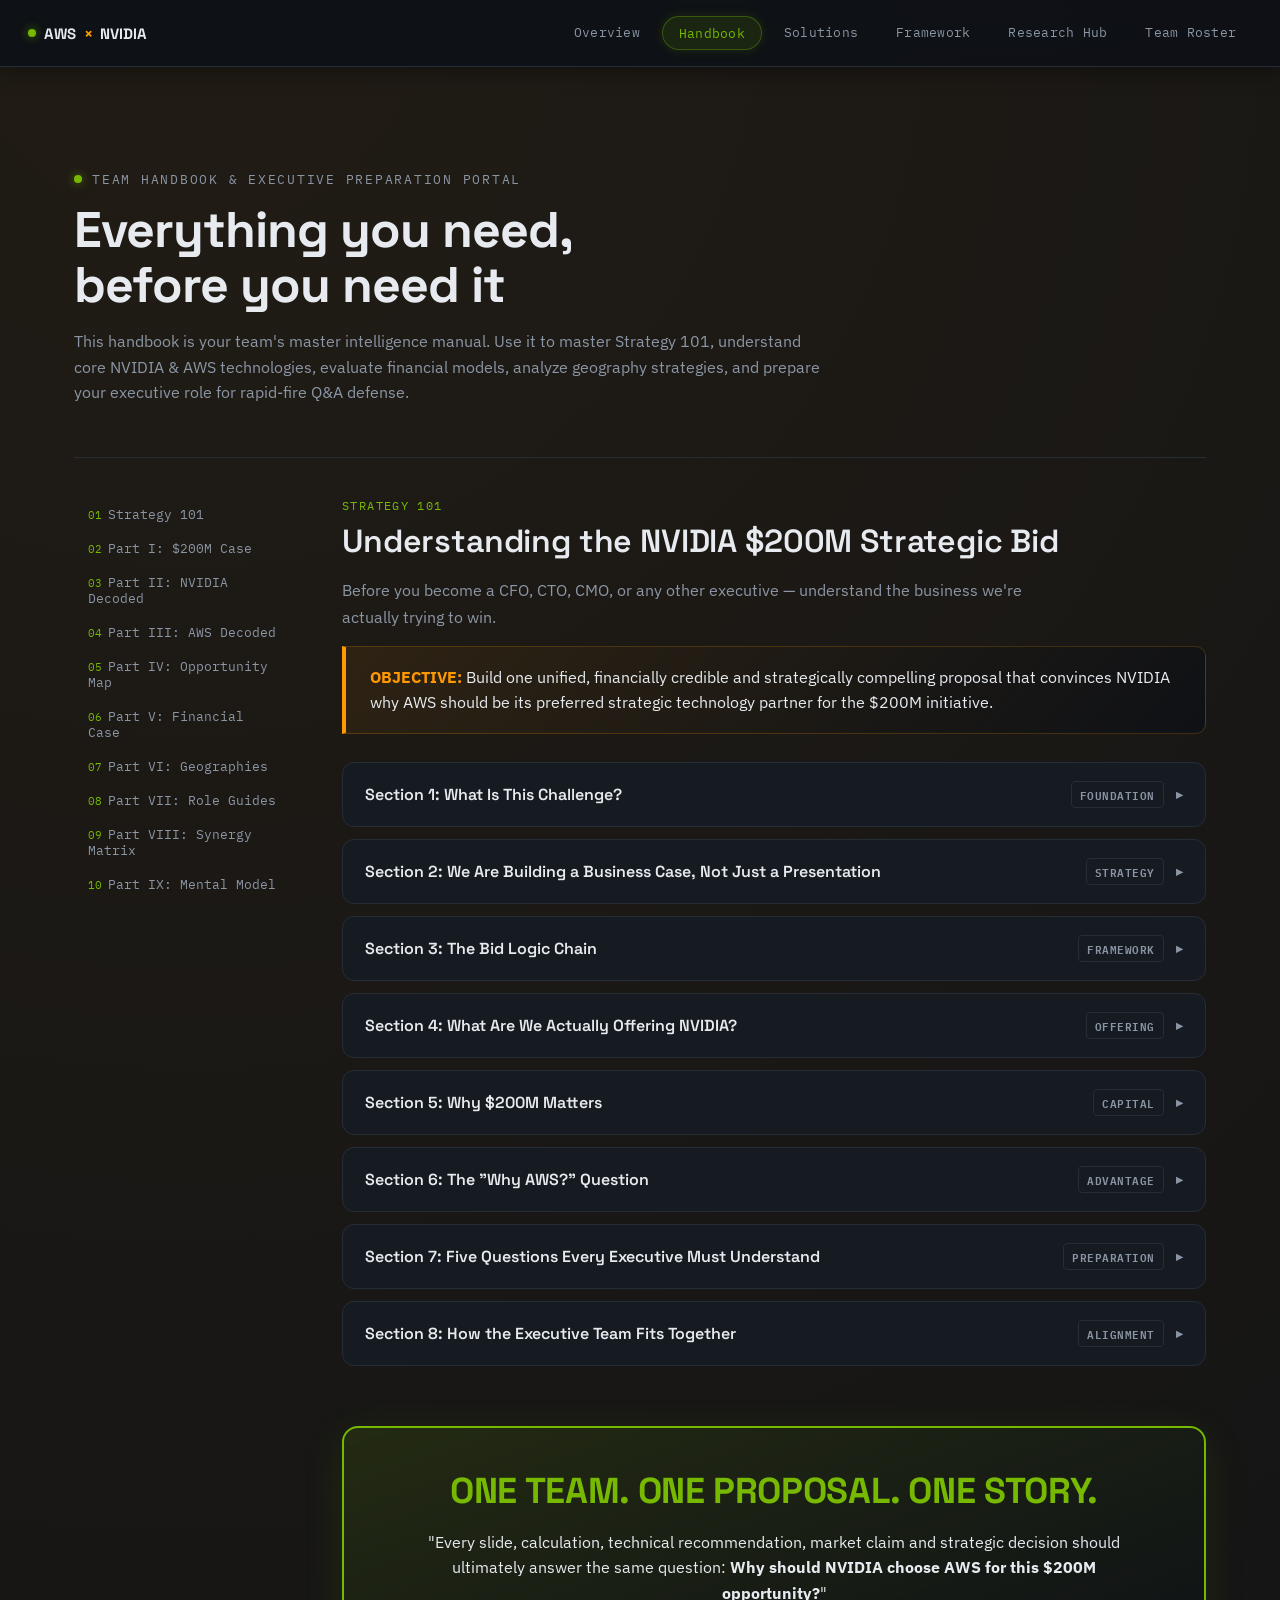
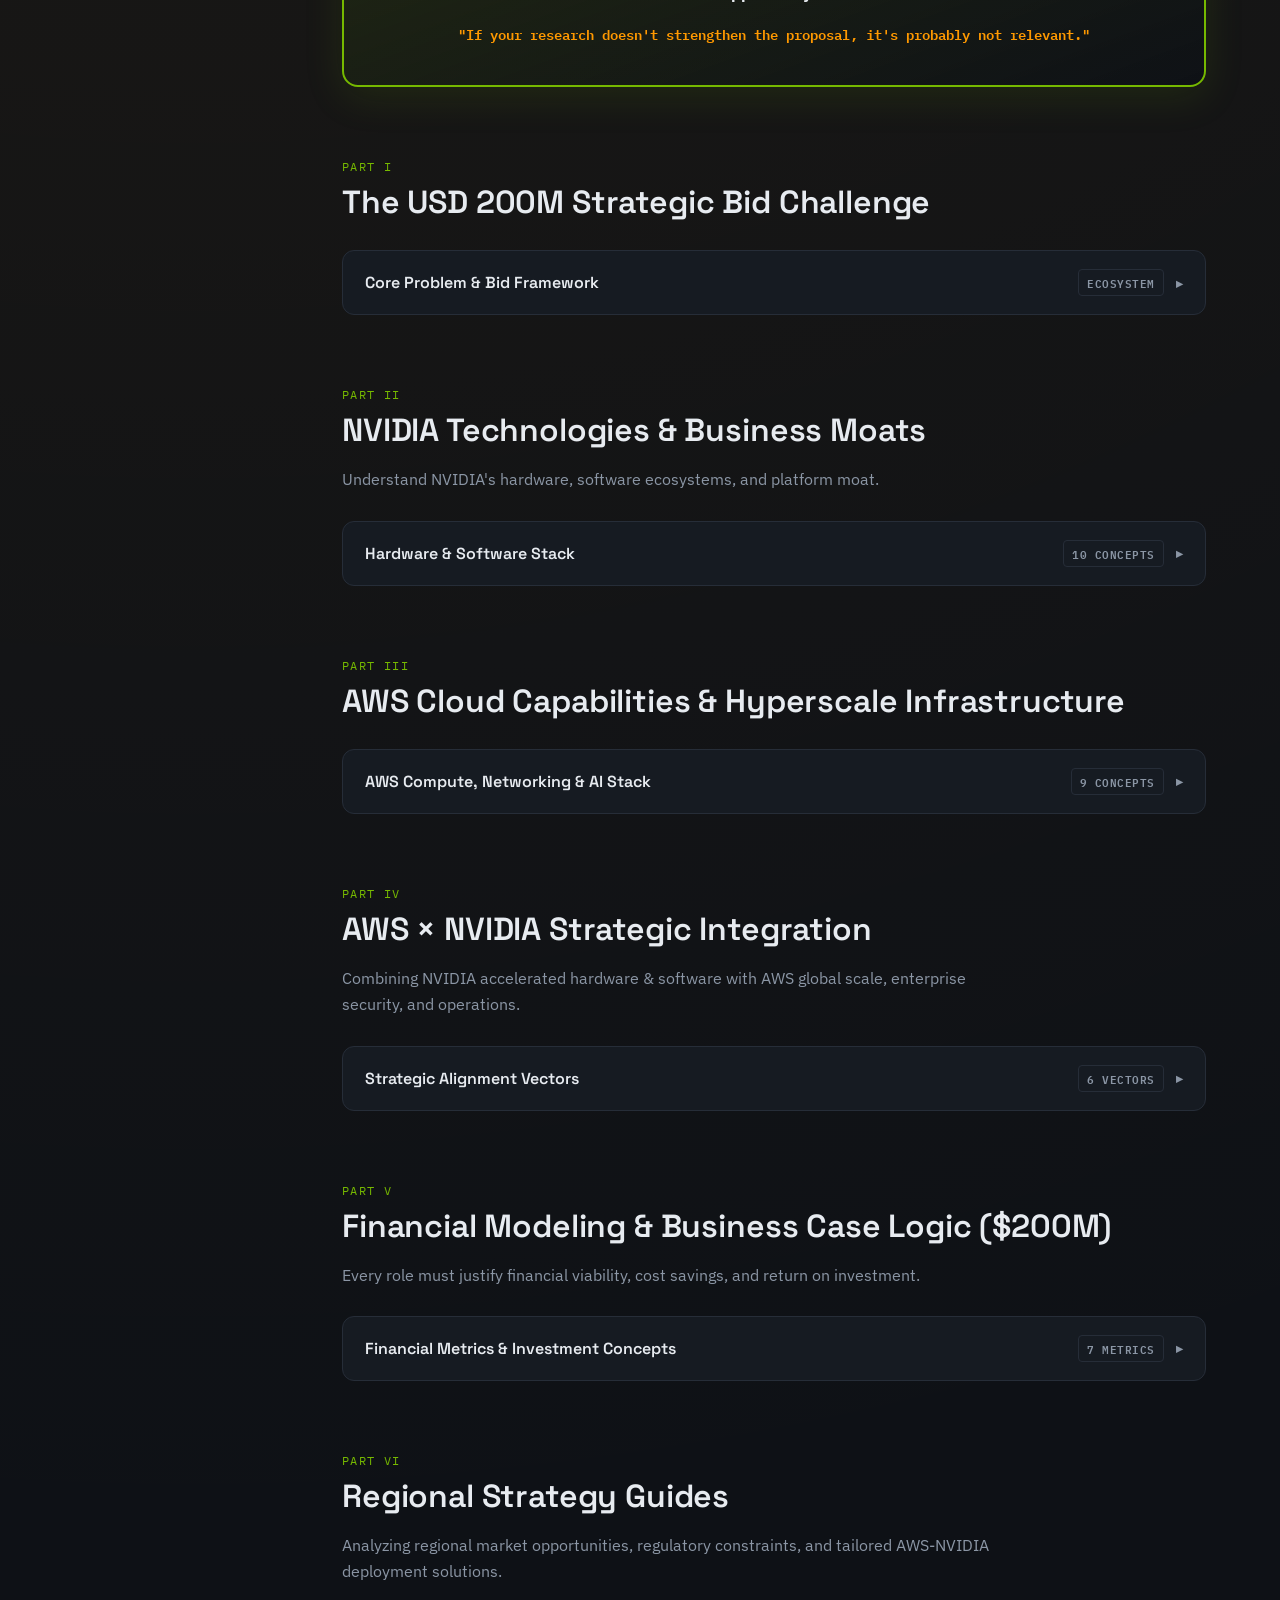
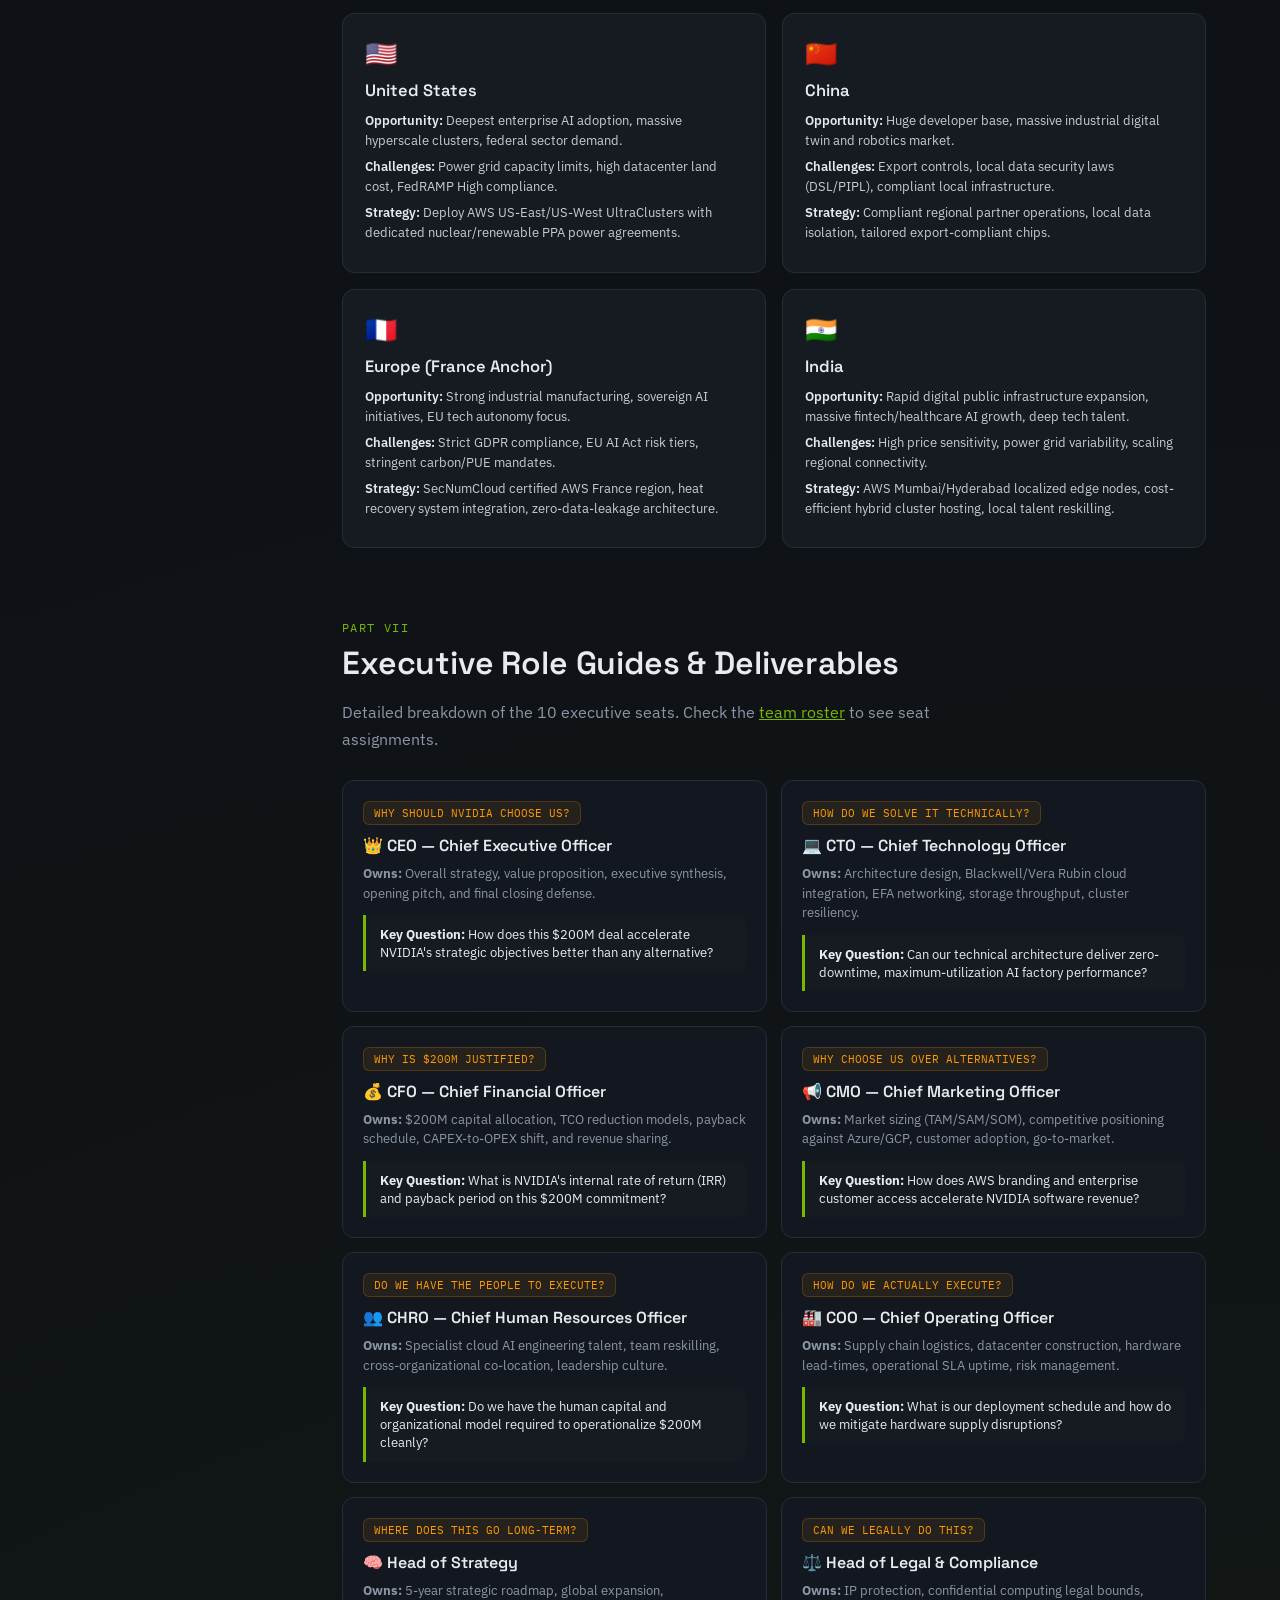
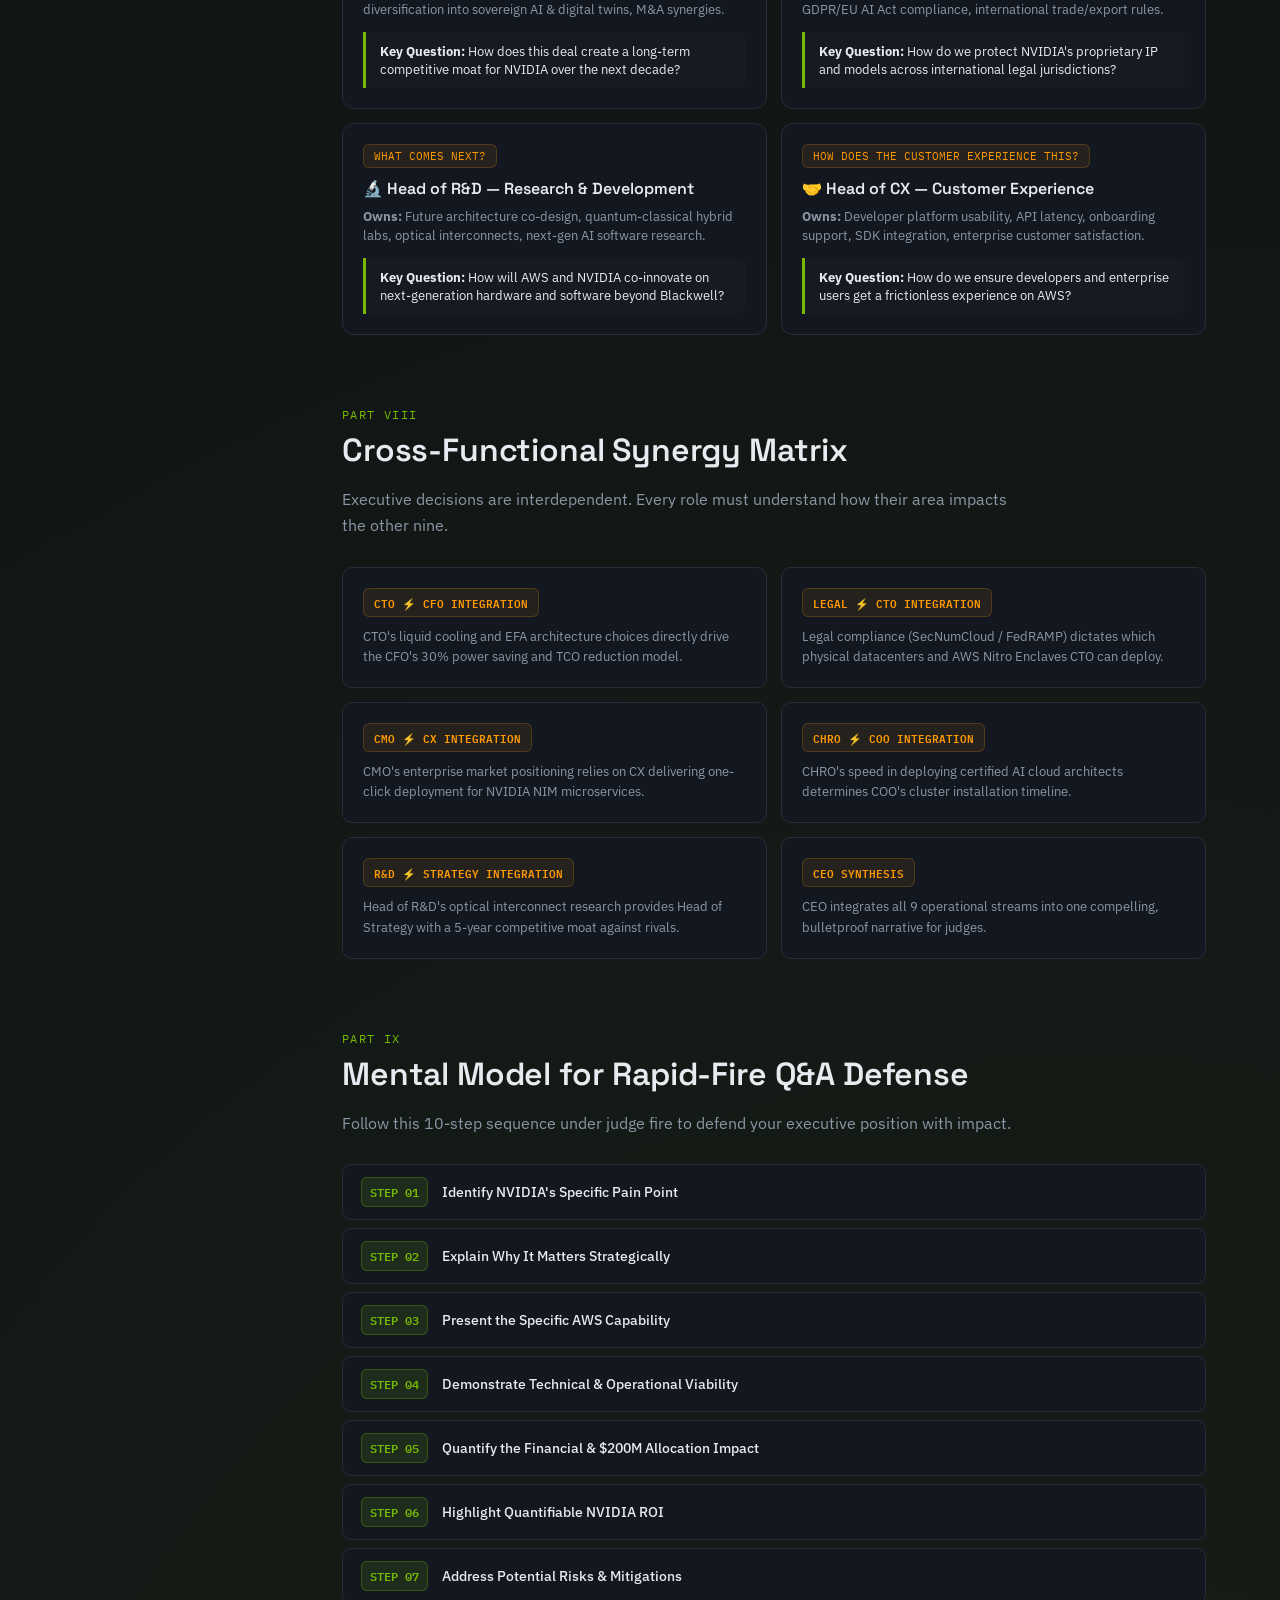
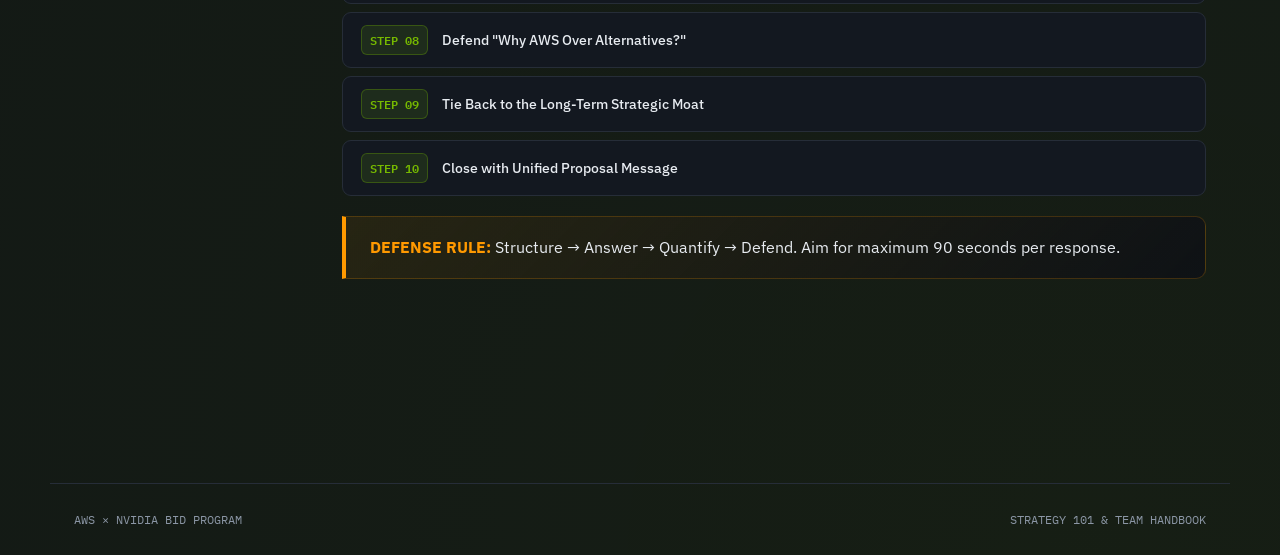
<file: handbook.html>
<!DOCTYPE html>
<html lang="en">
<head>
<meta charset="UTF-8">
<meta name="viewport" content="width=device-width, initial-scale=1.0">
<title>Team Handbook — AWS × NVIDIA</title>
<meta name="description" content="AWS × NVIDIA $200M Strategic Bid — Executive Team Handbook & Strategy 101 Intelligence Manual.">
<link rel="stylesheet" href="styles.css">
<style>
/* ===== HANDBOOK PAGE SPECIFIC ENHANCEMENTS ===== */
.hb-hero{
  padding: 48px 0 36px;
  border-bottom: 1px solid var(--line);
  margin-bottom: 40px;
}
.hb-hero .eyebrow{
  margin-bottom: 16px;
}
.hb-hero h1{
  font-family: 'Space Grotesk', sans-serif;
  font-size: clamp(30px, 5vw, 50px);
  font-weight: 700;
  line-height: 1.1;
  color: var(--text);
  margin: 0 0 16px;
  letter-spacing: -0.02em;
}
.hb-hero .sub{
  font-size: 15.5px;
  line-height: 1.65;
  color: var(--text-dim);
  max-width: 760px;
}

/* Sidebar navigation styled numbers */
.handbook-sidebar a .sb-num{
  font-family: 'IBM Plex Mono', monospace;
  font-size: 11px;
  color: var(--nv-green);
  margin-right: 6px;
}

/* Accordion Summary Right-Aligned Tag Badges */
.acc-tag, details.acc summary .count{
  font-family: 'IBM Plex Mono', monospace;
  font-size: 10.5px;
  color: var(--text-dim);
  background: var(--bg-raised);
  border: 1px solid var(--line);
  border-radius: 4px;
  padding: 3px 8px;
  margin-left: auto;
  margin-right: 12px;
  letter-spacing: 0.05em;
  text-transform: uppercase;
}

/* Strategic Bid Chain Grid (Section 3) */
.bid-chain-grid{
  display: grid;
  grid-template-columns: repeat(auto-fill, minmax(220px, 1fr));
  gap: 12px;
  margin-top: 16px;
}
.bid-chain-card{
  background: var(--bg-card);
  border: 1px solid var(--line);
  border-radius: 10px;
  padding: 18px;
  transition: border-color 0.2s, transform 0.2s;
  position: relative;
  overflow: hidden;
}
.bid-chain-card::before{
  content: '';
  position: absolute;
  top: 0; left: 0; right: 0; height: 2px;
  background: var(--nv-green);
  opacity: 0.6;
}
.bid-chain-card:hover{
  border-color: rgba(118,185,0,0.4);
  transform: translateY(-2px);
}
.bid-chain-card .bcc-num{
  font-family: 'IBM Plex Mono', monospace;
  font-size: 11px;
  font-weight: 600;
  color: var(--nv-green);
  letter-spacing: 0.08em;
  margin-bottom: 6px;
}
.bid-chain-card h4{
  font-family: 'Space Grotesk', sans-serif;
  font-size: 15px;
  font-weight: 600;
  color: var(--text);
  margin: 0 0 6px;
}
.bid-chain-card p{
  font-size: 12.5px;
  color: var(--text-dim);
  line-height: 1.5;
  margin: 0;
}

/* Section 5 list cards */
.invest-split{
  display: grid;
  grid-template-columns: 1fr 1fr;
  gap: 14px;
  margin-top: 14px;
}
.invest-card{
  background: var(--bg-card);
  border: 1px solid var(--line);
  border-radius: 10px;
  padding: 20px;
}
.invest-card h4{
  font-family: 'Space Grotesk', sans-serif;
  font-size: 15px;
  font-weight: 600;
  color: var(--text);
  margin: 0 0 14px;
  display: flex;
  align-items: center;
  gap: 8px;
}
.invest-card h4 .dot-tag{
  width: 7px; height: 7px; border-radius: 50%;
  background: var(--nv-green);
}
.invest-card h4 .dot-tag.o{ background: var(--aws-orange); }
.invest-list{
  list-style: none;
  padding: 0;
  margin: 0;
  display: flex;
  flex-direction: column;
  gap: 8px;
}
.invest-list li{
  font-size: 13px;
  color: #C6CDD6;
  line-height: 1.45;
  padding-left: 16px;
  position: relative;
}
.invest-list li::before{
  content: '•';
  position: absolute;
  left: 0;
  color: var(--nv-green);
}
.invest-list.o li::before{ color: var(--aws-orange); }

/* Term Card Enhancements */
.term-grid{
  display: grid;
  grid-template-columns: repeat(auto-fill, minmax(240px, 1fr));
  gap: 14px;
}
.term{
  background: var(--bg-card);
  border: 1px solid var(--line);
  border-radius: 9px;
  padding: 18px;
  transition: border-color 0.2s ease, transform 0.2s ease;
}
.term:hover{
  border-color: rgba(118,185,0,0.35);
  transform: translateY(-1px);
}
.term dt{
  font-family: 'IBM Plex Mono', monospace;
  font-size: 12.5px;
  color: var(--nv-green);
  font-weight: 600;
  margin-bottom: 8px;
  display: flex;
  align-items: center;
  gap: 6px;
}
.term dt::before{
  content: '';
  width: 5px; height: 5px; border-radius: 50%;
  background: var(--nv-green);
}
.term dd{
  margin: 0;
  font-size: 13px;
  line-height: 1.55;
  color: #C6CDD6;
}

/* Synergy Matrix Cards (Part VIII) */
.synergy-grid{
  display: grid;
  grid-template-columns: repeat(auto-fill, minmax(280px, 1fr));
  gap: 14px;
}
.synergy-card{
  background: var(--bg-card);
  border: 1px solid var(--line);
  border-radius: 10px;
  padding: 20px;
  transition: border-color 0.2s, transform 0.2s;
}
.synergy-card:hover{
  border-color: rgba(118,185,0,0.4);
  transform: translateY(-2px);
}
.synergy-badge{
  font-family: 'IBM Plex Mono', monospace;
  font-size: 11px;
  font-weight: 600;
  color: var(--aws-orange);
  background: rgba(255,153,0,0.08);
  border: 1px solid rgba(255,153,0,0.2);
  border-radius: 6px;
  padding: 4px 10px;
  display: inline-block;
  margin-bottom: 10px;
}
.synergy-card p{
  font-size: 13px;
  color: var(--text-dim);
  line-height: 1.55;
  margin: 0;
}

/* Section 7 - Five Questions Grid */
.five-q-cards{
  display: grid;
  grid-template-columns: repeat(auto-fill, minmax(190px, 1fr));
  gap: 12px;
  margin-top: 14px;
}
.fq-item{
  background: var(--bg-card);
  border: 1px solid var(--line);
  border-radius: 10px;
  padding: 16px;
  transition: border-color 0.2s, transform 0.2s;
}
.fq-item:hover{
  border-color: rgba(118,185,0,0.35);
  transform: translateY(-2px);
}
.fq-item .fq-num{
  font-family: 'IBM Plex Mono', monospace;
  font-size: 11px;
  font-weight: 600;
  color: var(--nv-green);
  margin-bottom: 6px;
}
.fq-item h4{
  font-family: 'Space Grotesk', sans-serif;
  font-size: 13.5px;
  font-weight: 600;
  color: var(--text);
  margin: 0;
  line-height: 1.4;
}

/* Part VII - Role Mini Cards */
.role-grid-2col{
  display: grid;
  grid-template-columns: 1fr 1fr;
  gap: 14px;
}
.role-mini-card{
  background: var(--bg-card);
  border: 1px solid var(--line);
  border-radius: 12px;
  padding: 20px;
  transition: border-color 0.2s, transform 0.2s;
}
.role-mini-card:hover{
  border-color: rgba(255,153,0,0.4);
  transform: translateY(-2px);
}
.role-mini-card .rq-tag{
  font-family: 'IBM Plex Mono', monospace;
  font-size: 11px;
  color: var(--aws-orange);
  background: rgba(255,153,0,0.08);
  border: 1px solid rgba(255,153,0,0.2);
  border-radius: 6px;
  padding: 4px 10px;
  display: inline-block;
  margin-bottom: 10px;
}
.role-mini-card h4{
  font-family: 'Space Grotesk', sans-serif;
  font-size: 16px;
  font-weight: 600;
  color: var(--text);
  margin: 0 0 8px;
}
.role-mini-card .owns-text{
  font-size: 13px;
  color: var(--text-dim);
  line-height: 1.5;
  margin: 0 0 12px;
}
.role-mini-card .key-q{
  font-size: 12.5px;
  color: var(--text);
  background: var(--bg-raised);
  border-left: 3px solid var(--nv-green);
  padding: 10px 14px;
  border-radius: 0 8px 8px 0;
  margin: 0;
  line-height: 1.45;
}

/* Part IX - Q&A Defense List */
.qa-defense-list{
  list-style: none;
  padding: 0;
  margin: 16px 0 0;
  display: flex;
  flex-direction: column;
  gap: 8px;
}
.qa-defense-item{
  display: flex;
  align-items: center;
  gap: 14px;
  background: var(--bg-card);
  border: 1px solid var(--line);
  border-radius: 9px;
  padding: 12px 18px;
  transition: border-color 0.2s, background 0.2s;
}
.qa-defense-item:hover{
  border-color: rgba(118,185,0,0.4);
  background: rgba(118,185,0,0.03);
}
.qa-num{
  font-family: 'IBM Plex Mono', monospace;
  font-size: 12px;
  font-weight: 600;
  color: var(--nv-green);
  background: rgba(118,185,0,0.12);
  border: 1px solid rgba(118,185,0,0.3);
  border-radius: 6px;
  padding: 4px 8px;
  flex-shrink: 0;
}
.qa-text{
  font-size: 14px;
  color: var(--text);
  font-weight: 500;
}

/* Regional Guides 2x2 Grid */
.geo-grid{
  display: grid;
  grid-template-columns: 1fr 1fr;
  gap: 16px;
}

/* Responsive Overrides */
@media (max-width: 768px){
  .invest-split, .role-grid-2col, .synergy-grid, .geo-grid{
    grid-template-columns: 1fr;
  }
  .bid-chain-grid, .five-q-cards{
    grid-template-columns: 1fr;
  }
  .hb-hero{
    padding: 32px 0 24px;
    margin-bottom: 28px;
  }
}
</style>
</head>
<body>

<nav class="site-nav">
  <button class="mobile-menu-btn" id="open-drawer-btn" type="button" aria-label="Open navigation menu">⋮</button>
  <a href="index.html" class="brand"><span class="dot"></span>AWS <span class="orange">×</span> NVIDIA</a>
  <div class="nav-links">
    <a href="index.html">Overview</a>
    <a href="handbook.html" class="active">Handbook</a>
    <a href="solutions.html">Solutions</a>
    <a href="framework.html">Framework</a>
    <a href="hub.html">Research Hub</a>
    <a href="roster.html">Team Roster</a>
  </div>
</nav>

<div class="wrap">

  <!-- HERO -->
  <div class="hb-hero">
    <div class="eyebrow"><span class="dot"></span>TEAM HANDBOOK &amp; EXECUTIVE PREPARATION PORTAL</div>
    <h1>Everything you need,<br>before you need it</h1>
    <p class="sub">This handbook is your team's master intelligence manual. Use it to master Strategy 101, understand core NVIDIA &amp; AWS technologies, evaluate financial models, analyze geography strategies, and prepare your executive role for rapid-fire Q&amp;A defense.</p>
  </div>

  <div class="handbook-layout">
    <aside class="handbook-sidebar">
      <a href="#strategy101"><span class="sb-num">01</span>Strategy 101</a>
      <a href="#case"><span class="sb-num">02</span>Part I: $200M Case</a>
      <a href="#nvidia"><span class="sb-num">03</span>Part II: NVIDIA Decoded</a>
      <a href="#aws"><span class="sb-num">04</span>Part III: AWS Decoded</a>
      <a href="#combo"><span class="sb-num">05</span>Part IV: Opportunity Map</a>
      <a href="#business"><span class="sb-num">06</span>Part V: Financial Case</a>
      <a href="#geo"><span class="sb-num">07</span>Part VI: Geographies</a>
      <a href="#roles"><span class="sb-num">08</span>Part VII: Role Guides</a>
      <a href="#cross"><span class="sb-num">09</span>Part VIII: Synergy Matrix</a>
      <a href="#model"><span class="sb-num">10</span>Part IX: Mental Model</a>
    </aside>

    <div class="handbook-content">

      <!-- ============================================================
           PAGE 1 — STRATEGY 101: Understanding the $200M Bid
           ============================================================ -->
      <section id="strategy101" class="section" style="margin-top:0;">
        <div class="section-head">
          <div class="section-kicker">STRATEGY 101</div>
          <h2 class="section-title">Understanding the NVIDIA $200M Strategic Bid</h2>
          <p class="sub">Before you become a CFO, CTO, CMO, or any other executive — understand the business we're actually trying to win.</p>
          <div class="objective-box" style="margin-top:16px;">
            <b>OBJECTIVE:</b> Build one unified, financially credible and strategically compelling proposal that convinces NVIDIA why AWS should be its preferred strategic technology partner for the $200M initiative.
          </div>
        </div>

        <!-- SECTION 1 — What Is This Challenge? -->
        <details class="acc">
          <summary>Section 1: What Is This Challenge? <span class="acc-tag">FOUNDATION</span><span class="chev">▸</span></summary>
          <div class="acc-body">
            <p class="sub" style="margin-bottom:14px;">We are not simply presenting AWS products. We are acting as AWS leadership competing for a USD 200 Million strategic opportunity with NVIDIA. Our objective is to understand NVIDIA's core business challenges, design an AWS-based solution, determine how the investment should be deployed, and demonstrate measurable value.</p>
            <div class="quote-block">
              "If NVIDIA invests $200M with AWS, why should it do so, where should that money go, and what measurable value will NVIDIA receive in return?"
            </div>
          </div>
        </details>

        <!-- SECTION 2 — Business Case vs Presentation -->
        <details class="acc">
          <summary>Section 2: We Are Building a Business Case, Not Just a Presentation <span class="acc-tag">STRATEGY</span><span class="chev">▸</span></summary>
          <div class="acc-body">
            <p class="sub" style="margin-bottom:12px;">Strategic executive presentations require connecting customer pain points directly to financial returns.</p>
            <div class="comp-grid">
              <div class="comp-card weak">
                <span class="comp-tag">WEAK THINKING</span>
                <p>"AWS has powerful cloud infrastructure, GPUs, AI services and global data centers."</p>
              </div>
              <div class="comp-card strong">
                <span class="comp-tag">STRONG EXECUTIVE THINKING</span>
                <p>"NVIDIA has specific strategic challenges. AWS can address those challenges through a defined solution, funded through a $200M investment, with measurable financial and strategic returns."</p>
              </div>
            </div>
          </div>
        </details>

        <!-- SECTION 3 — The Bid Logic -->
        <details class="acc">
          <summary>Section 3: The Bid Logic Chain <span class="acc-tag">FRAMEWORK</span><span class="chev">▸</span></summary>
          <div class="acc-body">
            <p class="sub" style="margin-bottom:12px;">A six-step decision process that connects every line of our proposal.</p>
            <div class="bid-chain-grid">
              <div class="bid-chain-card">
                <div class="bcc-num">01 · UNDERSTAND</div>
                <h4>NVIDIA's Problems</h4>
                <p>Identify core market, technical, and operational challenges.</p>
              </div>
              <div class="bid-chain-card">
                <div class="bcc-num">02 · DESIGN</div>
                <h4>AWS Solution</h4>
                <p>Formulate cloud infrastructure, software, and services.</p>
              </div>
              <div class="bid-chain-card">
                <div class="bcc-num">03 · INVEST</div>
                <h4>Deploy $200M</h4>
                <p>Allocate capital strategically across high-impact pillars.</p>
              </div>
              <div class="bid-chain-card">
                <div class="bcc-num">04 · EXECUTE</div>
                <h4>Build &amp; Scale</h4>
                <p>Operationalize deployment timelines, talent, and compliance.</p>
              </div>
              <div class="bid-chain-card">
                <div class="bcc-num">05 · MEASURE</div>
                <h4>KPIs &amp; Impact</h4>
                <p>Track performance, efficiency gains, and market metrics.</p>
              </div>
              <div class="bid-chain-card">
                <div class="bcc-num">06 · RETURN</div>
                <h4>NVIDIA ROI</h4>
                <p>Deliver quantifiable financial return and long-term advantage.</p>
              </div>
            </div>
            <p class="sub" style="margin-top:14px; font-style:italic; font-size:13.5px;"><b style="color:var(--nv-green);">Rule:</b> Every decision we make must strengthen this chain.</p>
          </div>
        </details>

        <!-- SECTION 4 — What Are We Actually Offering NVIDIA? -->
        <details class="acc">
          <summary>Section 4: What Are We Actually Offering NVIDIA? <span class="acc-tag">OFFERING</span><span class="chev">▸</span></summary>
          <div class="acc-body">
            <p class="sub" style="margin-bottom:14px;">The proposal is framed as a strategic AWS–NVIDIA partnership leveraging AWS capabilities to address NVIDIA's growth priorities.</p>
            <div class="equation-wrapper">
              <div class="equation-flex">
                <span class="eq-item">NVIDIA Technology</span>
                <span class="eq-op">+</span>
                <span class="eq-item">AWS Cloud Infra</span>
                <span class="eq-op">+</span>
                <span class="eq-item">Software Ecosystem</span>
                <span class="eq-op">+</span>
                <span class="eq-item">Global Scale</span>
                <span class="eq-op">+</span>
                <span class="eq-item">Operations</span>
                <span class="eq-op">=</span>
                <span class="eq-result">Strategic Value for NVIDIA</span>
              </div>
            </div>
            <p class="sub" style="margin-top:14px; font-size:13px; color:var(--text-dim);">* Note: The exact solution architecture and investment allocation will be developed as the team progresses.</p>
          </div>
        </details>

        <!-- SECTION 5 — Why $200M Matters -->
        <details class="acc">
          <summary>Section 5: Why $200M Matters <span class="acc-tag">CAPITAL</span><span class="chev">▸</span></summary>
          <div class="acc-body">
            <p class="sub" style="margin-bottom:14px;">$200M is not just a number — it is an investment budget to deploy strategically.</p>
            <div class="invest-split">
              <div class="invest-card">
                <h4><span class="dot-tag"></span>Potential Investment Areas</h4>
                <ul class="invest-list">
                  <li>Hyperscale Cluster &amp; Power Density</li>
                  <li>Custom AI Software &amp; Compiler Optimization</li>
                  <li>R&amp;D &amp; Next-Gen Architecture Lab</li>
                  <li>Zero-Trust Security &amp; IP Fortress</li>
                  <li>Specialized Cloud Engineering Talent</li>
                  <li>Multi-Region Sovereign AI Deployment</li>
                </ul>
              </div>
              <div class="invest-card">
                <h4><span class="dot-tag o"></span>Expected Strategic Outputs</h4>
                <ul class="invest-list o">
                  <li>Enterprise ARR &amp; Revenue Acceleration</li>
                  <li>Total Cost of Ownership (TCO) Reduction</li>
                  <li>Accelerated Deployment Timelines</li>
                  <li>High-Efficiency AI Factory Capacity</li>
                  <li>Long-term Competitive Moat</li>
                </ul>
              </div>
            </div>
            <p class="sub" style="margin-top:12px; font-size:12.5px; color:var(--aws-orange);">* Important: These are potential areas for research, NOT our finalized allocation.</p>
          </div>
        </details>

        <!-- SECTION 6 — The "Why AWS?" Question -->
        <details class="acc">
          <summary>Section 6: The "Why AWS?" Question <span class="acc-tag">ADVANTAGE</span><span class="chev">▸</span></summary>
          <div class="acc-body">
            <p class="sub" style="margin-bottom:14px;">The judges will expect a clear answer to: <b>"Why AWS instead of another technology/cloud partner?"</b></p>
            <div class="term-grid">
              <div class="term"><dt>Global Infrastructure</dt><dd>100+ Availability Zones across 30+ geographic regions with dedicated fiber interconnects.</dd></div>
              <div class="term"><dt>Hyperscale Scalability</dt><dd>EC2 UltraClusters scaling to 20,000+ GPUs with custom EFA 3.2 Tbps networking.</dd></div>
              <div class="term"><dt>Enterprise Governance</dt><dd>Industry-standard FedRAMP High, HIPAA, SOC 2 Type II, and PCI-DSS compliance frameworks.</dd></div>
              <div class="term"><dt>AI/ML Ecosystem</dt><dd>Amazon Bedrock, SageMaker HyperPod with automated node health checks and rapid fault recovery.</dd></div>
              <div class="term"><dt>Security &amp; Reliability</dt><dd>AWS Nitro System isolating tenant workloads at hardware level for maximum IP protection.</dd></div>
              <div class="term"><dt>Developer Ecosystem</dt><dd>Millions of active enterprise cloud customers and developers natively deploying on AWS.</dd></div>
            </div>
            <div class="quote-block" style="margin-top:16px;">
              "These are potential advantages, not automatic proof. Our job is to prove which AWS advantages actually matter to NVIDIA's specific problems."
            </div>
          </div>
        </details>

        <!-- SECTION 7 — Five Questions Every Executive Must Understand -->
        <details class="acc">
          <summary>Section 7: Five Questions Every Executive Must Understand <span class="acc-tag">PREPARATION</span><span class="chev">▸</span></summary>
          <div class="acc-body">
            <p class="sub" style="margin-bottom:14px;">Before starting individual research, every team member must be able to answer these five core questions:</p>
            <div class="five-q-cards">
              <div class="fq-item">
                <div class="fq-num">QUESTION 01</div>
                <h4>What problem are we solving?</h4>
              </div>
              <div class="fq-item">
                <div class="fq-num">QUESTION 02</div>
                <h4>What are we proposing?</h4>
              </div>
              <div class="fq-item">
                <div class="fq-num">QUESTION 03</div>
                <h4>Why AWS?</h4>
              </div>
              <div class="fq-item">
                <div class="fq-num">QUESTION 04</div>
                <h4>Why $200M?</h4>
              </div>
              <div class="fq-item">
                <div class="fq-num">QUESTION 05</div>
                <h4>What does NVIDIA get?</h4>
              </div>
            </div>
          </div>
        </details>

        <!-- SECTION 8 — How the Executive Team Fits Together -->
        <details class="acc">
          <summary>Section 8: How the Executive Team Fits Together <span class="acc-tag">ALIGNMENT</span><span class="chev">▸</span></summary>
          <div class="acc-body">
            <p class="sub" style="margin-bottom:14px;">We are building <b>ONE proposal</b> from 10 executive perspectives, not 10 separate presentations.</p>
            <div class="hub-diagram">
              <div class="hub-center">
                <h3>ONE UNIFIED STRATEGY</h3>
                <p>10 Executive Roles · 1 Proposal · 1 Story</p>
              </div>
              <div class="hub-roles">
                <div class="hub-role-card"><b>👑 CEO</b><span>One unified strategy &amp; pitch</span></div>
                <div class="hub-role-card"><b>💻 CTO</b><span>Can we build it technically?</span></div>
                <div class="hub-role-card"><b>💰 CFO</b><span>Is it financially worthwhile?</span></div>
                <div class="hub-role-card"><b>🏭 COO</b><span>Can we execute &amp; operationalize it?</span></div>
                <div class="hub-role-card"><b>📢 CMO</b><span>Can we position &amp; take it to market?</span></div>
                <div class="hub-role-card"><b>👥 CHRO</b><span>Do we have the talent &amp; people?</span></div>
                <div class="hub-role-card"><b>🧠 Strategy</b><span>Does it create long-term advantage?</span></div>
                <div class="hub-role-card"><b>🔬 R&amp;D</b><span>What comes next in innovation?</span></div>
                <div class="hub-role-card"><b>⚖️ Legal</b><span>Can we do it safely &amp; compliantly?</span></div>
                <div class="hub-role-card"><b>🤝 CX</b><span>Will customers actually adopt it?</span></div>
              </div>
            </div>
          </div>
        </details>

        <!-- SECTION 9 — Golden Rule -->
        <div class="golden-rule">
          <h2>ONE TEAM. ONE PROPOSAL. ONE STORY.</h2>
          <p>"Every slide, calculation, technical recommendation, market claim and strategic decision should ultimately answer the same question: <b>Why should NVIDIA choose AWS for this $200M opportunity?</b>"</p>
          <div class="final-line">"If your research doesn't strengthen the proposal, it's probably not relevant."</div>
        </div>

      </section>

      <!-- ============================================================
           PART I — THE USD 200M STRATEGIC BID
           ============================================================ -->
      <section id="case" class="section">
        <div class="section-head">
          <div class="section-kicker">Part I</div>
          <h2 class="section-title">The USD 200M Strategic Bid Challenge</h2>
        </div>
        <details class="acc">
          <summary>Core Problem &amp; Bid Framework <span class="acc-tag">ECOSYSTEM</span><span class="chev">▸</span></summary>
          <div class="acc-body">
            <p class="sub" style="margin-bottom:14px;">NVIDIA is transitioning from a GPU silicon vendor into an end-to-end Accelerated Computing &amp; AI Platform ecosystem. They need strategic IT partners who can host, optimize, scale, and secure their platform worldwide.</p>
            <div class="term-grid">
              <div class="term"><dt>Strategic IT Partner</dt><dd>A partner providing hardware, ultra-low latency networking, cloud platform software, enterprise security, and global operations under one roof.</dd></div>
              <div class="term"><dt>Ecosystem Value Chain</dt><dd>Hardware → Networking → Cloud → Software → Security → Industry Apps → Operations → People → Strategy.</dd></div>
            </div>
          </div>
        </details>
      </section>

      <!-- ============================================================
           PART II — NVIDIA DECODED
           ============================================================ -->
      <section id="nvidia" class="section">
        <div class="section-head">
          <div class="section-kicker">Part II</div>
          <h2 class="section-title">NVIDIA Technologies &amp; Business Moats</h2>
          <p class="sub">Understand NVIDIA's hardware, software ecosystems, and platform moat.</p>
        </div>
        <details class="acc">
          <summary>Hardware &amp; Software Stack <span class="acc-tag">10 CONCEPTS</span><span class="chev">▸</span></summary>
          <div class="acc-body">
            <div class="term-grid">
              <div class="term"><dt>GPU (Graphics Processing Unit)</dt><dd>Massively parallel processing chips optimized for linear algebra, matrix multiplications, AI training, and inference workloads.</dd></div>
              <div class="term"><dt>Tensor Cores</dt><dd>Specialized execution units on NVIDIA GPUs designed specifically for accelerating deep learning matrix math (FP16, INT8, FP8, NVFP4).</dd></div>
              <div class="term"><dt>NVLink &amp; NVSwitch</dt><dd>High-speed interconnect technology providing up to 1.8 TB/s bidirectional bandwidth per GPU to bypass PCIe bottlenecks.</dd></div>
              <div class="term"><dt>CUDA Platform</dt><dd>NVIDIA's parallel computing software platform that allows developers to use GPUs for general-purpose processing — NVIDIA's primary software moat.</dd></div>
              <div class="term"><dt>CUDA-X Libraries</dt><dd>Acceleration libraries (cuDNN, TensorRT, cuBLAS, NCCL) built on CUDA for deep learning, scientific computing, and graphics.</dd></div>
              <div class="term"><dt>Blackwell Architecture</dt><dd>NVIDIA's latest flagship GPU architecture (B200, GB200 NVL72) delivering 20 Pflops of FP4 AI performance and liquid-cooled rack density.</dd></div>
              <div class="term"><dt>Vera Rubin Architecture</dt><dd>NVIDIA's next-generation architecture featuring Rubin GPUs, Vera CPUs, and NVLink 6 networking for future hyperscale AI.</dd></div>
              <div class="term"><dt>NVIDIA AI Enterprise</dt><dd>Cloud-native suite of AI software including NeMo, NIM microservices, and enterprise support necessary for production AI.</dd></div>
              <div class="term"><dt>NVIDIA Omniverse</dt><dd>Real-time 3D simulation and industrial digital twin platform powered by OpenUSD and RTX technology.</dd></div>
              <div class="term"><dt>NVIDIA NeMo &amp; NIMs</dt><dd>Frameworks for building, customizing, and deploying generative AI foundation models into enterprise production seamlessly.</dd></div>
            </div>
          </div>
        </details>
      </section>

      <!-- ============================================================
           PART III — AWS DECODED
           ============================================================ -->
      <section id="aws" class="section">
        <div class="section-head">
          <div class="section-kicker">Part III</div>
          <h2 class="section-title">AWS Cloud Capabilities &amp; Hyperscale Infrastructure</h2>
        </div>
        <details class="acc">
          <summary>AWS Compute, Networking &amp; AI Stack <span class="acc-tag">9 CONCEPTS</span><span class="chev">▸</span></summary>
          <div class="acc-body">
            <div class="term-grid">
              <div class="term"><dt>EC2 UltraClusters</dt><dd>Hyperscale clusters linking tens of thousands of GPUs or AWS Trainium chips using ultra-low latency interconnects.</dd></div>
              <div class="term"><dt>Elastic Fabric Adapter (EFA)</dt><dd>Custom network interface for EC2 instances providing OS-bypass capability for fast inter-node GPU communications (NCCL).</dd></div>
              <div class="term"><dt>AWS Nitro System</dt><dd>Offloads virtualization functions to dedicated hardware cards, delivering near-bare-metal performance and zero-trust security isolation.</dd></div>
              <div class="term"><dt>Amazon Bedrock</dt><dd>Fully managed service providing high-performing foundation models via unified API, with enterprise privacy and safety guards.</dd></div>
              <div class="term"><dt>SageMaker HyperPod</dt><dd>Purpose-built infrastructure for training foundation models with automated cluster health monitoring and rapid node replacement.</dd></div>
              <div class="term"><dt>FSx for Lustre</dt><dd>High-performance POSIX file storage providing hundreds of GB/s throughput to feed high-speed GPU training pipelines.</dd></div>
              <div class="term"><dt>AWS Graviton &amp; Trainium</dt><dd>AWS custom silicon powering energy-efficient head nodes (Graviton4) and cost-optimized AI training (Trainium2).</dd></div>
              <div class="term"><dt>Hyperscale Scalability</dt><dd>Ability to expand compute resources elasticity from single instances to multi-region supercomputing clusters on demand.</dd></div>
              <div class="term"><dt>Multi-AZ High Availability</dt><dd>Deploying workloads across isolated datacenters with independent power, cooling, and networking for 99.99% operational uptime.</dd></div>
            </div>
          </div>
        </details>
      </section>

      <!-- ============================================================
           PART IV — OPPORTUNITY MAPPING
           ============================================================ -->
      <section id="combo" class="section">
        <div class="section-head">
          <div class="section-kicker">Part IV</div>
          <h2 class="section-title">AWS × NVIDIA Strategic Integration</h2>
          <p class="sub">Combining NVIDIA accelerated hardware &amp; software with AWS global scale, enterprise security, and operations.</p>
        </div>
        <details class="acc">
          <summary>Strategic Alignment Vectors <span class="acc-tag">6 VECTORS</span><span class="chev">▸</span></summary>
          <div class="acc-body">
            <div class="term-grid">
              <div class="term"><dt>The AI Factory Architecture</dt><dd>Continuous pipeline: Raw Data → AWS S3 Storage → EFA High-Speed Network → NVIDIA GB200 Cluster → Model Weight Checkpointing → Global API Inference.</dd></div>
              <div class="term"><dt>Sovereign AI Infrastructure</dt><dd>Deploying localized AI factories with data residency guarantees for governments and enterprise sectors in Europe, Asia, and the Americas.</dd></div>
              <div class="term"><dt>Enterprise Co-Selling</dt><dd>Combining AWS sales engine and marketplace with NVIDIA AI Enterprise to drive rapid enterprise software monetization.</dd></div>
              <div class="term"><dt>Zero-Trust Confidential AI</dt><dd>Combining AWS Nitro Enclaves with NVIDIA H100/B200 Confidential Computing to secure proprietary weights and sensitive datasets.</dd></div>
              <div class="term"><dt>Data Center Sustainability</dt><dd>Deploying direct-to-chip liquid cooling, heat recycling, and AWS 100% renewable energy commitments to lower PUE metrics.</dd></div>
              <div class="term"><dt>Developer Enablement</dt><dd>Integrating NVIDIA NIM microservices natively into Amazon SageMaker and Bedrock for seamless developer adoption.</dd></div>
            </div>
          </div>
        </details>
      </section>

      <!-- ============================================================
           PART V — FINANCIAL & BUSINESS CASE FUNDAMENTALS
           ============================================================ -->
      <section id="business" class="section">
        <div class="section-head">
          <div class="section-kicker">Part V</div>
          <h2 class="section-title">Financial Modeling &amp; Business Case Logic ($200M)</h2>
          <p class="sub">Every role must justify financial viability, cost savings, and return on investment.</p>
        </div>
        <details class="acc">
          <summary>Financial Metrics &amp; Investment Concepts <span class="acc-tag">7 METRICS</span><span class="chev">▸</span></summary>
          <div class="acc-body">
            <div class="term-grid">
              <div class="term"><dt>Return on Investment (ROI)</dt><dd>Net Financial Value / Initial $200M Outlay. Demonstrating how every dollar invested yields quantifiable revenue or cost savings.</dd></div>
              <div class="term"><dt>CAPEX to OPEX Shift</dt><dd>Transitioning from massive upfront datacenter asset expenditure (CAPEX) to elastic, predictable cloud operational expense (OPEX).</dd></div>
              <div class="term"><dt>Total Cost of Ownership (TCO)</dt><dd>Evaluating direct hardware costs, energy, liquid cooling, real estate, fiber networking, operations, and maintenance over 3–5 years.</dd></div>
              <div class="term"><dt>Payback Period</dt><dd>The timeframe required for net cash flows generated by the AWS partnership to equal the initial $200M capital deployment.</dd></div>
              <div class="term"><dt>TAM / SAM / SOM</dt><dd>Total Addressable Market (Global AI cloud spend), Serviceable Addressable Market (Enterprise AI workloads), Serviceable Obtainable Market (AWS-NVIDIA share).</dd></div>
              <div class="term"><dt>Margin Expansion</dt><dd>Improving software gross margins by lowering infrastructure delivery costs and maximizing GPU cluster utilization.</dd></div>
              <div class="term"><dt>Risk-Adjusted Return</dt><dd>Factoring technological obsolescence, power inflation, and regulatory compliance costs into financial projections.</dd></div>
            </div>
          </div>
        </details>
      </section>

      <!-- ============================================================
           PART VI — THE FOUR GEOGRAPHIES
           ============================================================ -->
      <section id="geo" class="section">
        <div class="section-head">
          <div class="section-kicker">Part VI</div>
          <h2 class="section-title">Regional Strategy Guides</h2>
          <p class="sub">Analyzing regional market opportunities, regulatory constraints, and tailored AWS-NVIDIA deployment solutions.</p>
        </div>
        <div class="geo-grid">
          <div class="geo-card">
            <span class="flag">🇺🇸</span>
            <h3>United States</h3>
            <p class="geo-line"><b>Opportunity:</b> Deepest enterprise AI adoption, massive hyperscale clusters, federal sector demand.</p>
            <p class="geo-line"><b>Challenges:</b> Power grid capacity limits, high datacenter land cost, FedRAMP High compliance.</p>
            <p class="geo-line"><b>Strategy:</b> Deploy AWS US-East/US-West UltraClusters with dedicated nuclear/renewable PPA power agreements.</p>
          </div>
          <div class="geo-card">
            <span class="flag">🇨🇳</span>
            <h3>China</h3>
            <p class="geo-line"><b>Opportunity:</b> Huge developer base, massive industrial digital twin and robotics market.</p>
            <p class="geo-line"><b>Challenges:</b> Export controls, local data security laws (DSL/PIPL), compliant local infrastructure.</p>
            <p class="geo-line"><b>Strategy:</b> Compliant regional partner operations, local data isolation, tailored export-compliant chips.</p>
          </div>
          <div class="geo-card">
            <span class="flag">🇫🇷</span>
            <h3>Europe (France Anchor)</h3>
            <p class="geo-line"><b>Opportunity:</b> Strong industrial manufacturing, sovereign AI initiatives, EU tech autonomy focus.</p>
            <p class="geo-line"><b>Challenges:</b> Strict GDPR compliance, EU AI Act risk tiers, stringent carbon/PUE mandates.</p>
            <p class="geo-line"><b>Strategy:</b> SecNumCloud certified AWS France region, heat recovery system integration, zero-data-leakage architecture.</p>
          </div>
          <div class="geo-card">
            <span class="flag">🇮🇳</span>
            <h3>India</h3>
            <p class="geo-line"><b>Opportunity:</b> Rapid digital public infrastructure expansion, massive fintech/healthcare AI growth, deep tech talent.</p>
            <p class="geo-line"><b>Challenges:</b> High price sensitivity, power grid variability, scaling regional connectivity.</p>
            <p class="geo-line"><b>Strategy:</b> AWS Mumbai/Hyderabad localized edge nodes, cost-efficient hybrid cluster hosting, local talent reskilling.</p>
          </div>
        </div>
      </section>

      <!-- ============================================================
           PART VII — EXECUTIVE ROLE GUIDES
           ============================================================ -->
      <section id="roles" class="section">
        <div class="section-head">
          <div class="section-kicker">Part VII</div>
          <h2 class="section-title">Executive Role Guides &amp; Deliverables</h2>
          <p class="sub">Detailed breakdown of the 10 executive seats. Check the <a href="roster.html" style="color:var(--nv-green);">team roster</a> to see seat assignments.</p>
        </div>
        <div class="role-grid-2col">
          <div class="role-mini-card">
            <span class="rq-tag">WHY SHOULD NVIDIA CHOOSE US?</span>
            <h4>👑 CEO — Chief Executive Officer</h4>
            <p class="owns-text"><b>Owns:</b> Overall strategy, value proposition, executive synthesis, opening pitch, and final closing defense.</p>
            <p class="key-q"><b>Key Question:</b> How does this $200M deal accelerate NVIDIA's strategic objectives better than any alternative?</p>
          </div>
          <div class="role-mini-card">
            <span class="rq-tag">HOW DO WE SOLVE IT TECHNICALLY?</span>
            <h4>💻 CTO — Chief Technology Officer</h4>
            <p class="owns-text"><b>Owns:</b> Architecture design, Blackwell/Vera Rubin cloud integration, EFA networking, storage throughput, cluster resiliency.</p>
            <p class="key-q"><b>Key Question:</b> Can our technical architecture deliver zero-downtime, maximum-utilization AI factory performance?</p>
          </div>
          <div class="role-mini-card">
            <span class="rq-tag">WHY IS $200M JUSTIFIED?</span>
            <h4>💰 CFO — Chief Financial Officer</h4>
            <p class="owns-text"><b>Owns:</b> $200M capital allocation, TCO reduction models, payback schedule, CAPEX-to-OPEX shift, and revenue sharing.</p>
            <p class="key-q"><b>Key Question:</b> What is NVIDIA's internal rate of return (IRR) and payback period on this $200M commitment?</p>
          </div>
          <div class="role-mini-card">
            <span class="rq-tag">WHY CHOOSE US OVER ALTERNATIVES?</span>
            <h4>📢 CMO — Chief Marketing Officer</h4>
            <p class="owns-text"><b>Owns:</b> Market sizing (TAM/SAM/SOM), competitive positioning against Azure/GCP, customer adoption, go-to-market.</p>
            <p class="key-q"><b>Key Question:</b> How does AWS branding and enterprise customer access accelerate NVIDIA software revenue?</p>
          </div>
          <div class="role-mini-card">
            <span class="rq-tag">DO WE HAVE THE PEOPLE TO EXECUTE?</span>
            <h4>👥 CHRO — Chief Human Resources Officer</h4>
            <p class="owns-text"><b>Owns:</b> Specialist cloud AI engineering talent, team reskilling, cross-organizational co-location, leadership culture.</p>
            <p class="key-q"><b>Key Question:</b> Do we have the human capital and organizational model required to operationalize $200M cleanly?</p>
          </div>
          <div class="role-mini-card">
            <span class="rq-tag">HOW DO WE ACTUALLY EXECUTE?</span>
            <h4>🏭 COO — Chief Operating Officer</h4>
            <p class="owns-text"><b>Owns:</b> Supply chain logistics, datacenter construction, hardware lead-times, operational SLA uptime, risk management.</p>
            <p class="key-q"><b>Key Question:</b> What is our deployment schedule and how do we mitigate hardware supply disruptions?</p>
          </div>
          <div class="role-mini-card">
            <span class="rq-tag">WHERE DOES THIS GO LONG-TERM?</span>
            <h4>🧠 Head of Strategy</h4>
            <p class="owns-text"><b>Owns:</b> 5-year strategic roadmap, global expansion, diversification into sovereign AI &amp; digital twins, M&amp;A synergies.</p>
            <p class="key-q"><b>Key Question:</b> How does this deal create a long-term competitive moat for NVIDIA over the next decade?</p>
          </div>
          <div class="role-mini-card">
            <span class="rq-tag">CAN WE LEGALLY DO THIS?</span>
            <h4>⚖️ Head of Legal &amp; Compliance</h4>
            <p class="owns-text"><b>Owns:</b> IP protection, confidential computing legal bounds, GDPR/EU AI Act compliance, international trade/export rules.</p>
            <p class="key-q"><b>Key Question:</b> How do we protect NVIDIA's proprietary IP and models across international legal jurisdictions?</p>
          </div>
          <div class="role-mini-card">
            <span class="rq-tag">WHAT COMES NEXT?</span>
            <h4>🔬 Head of R&amp;D — Research &amp; Development</h4>
            <p class="owns-text"><b>Owns:</b> Future architecture co-design, quantum-classical hybrid labs, optical interconnects, next-gen AI software research.</p>
            <p class="key-q"><b>Key Question:</b> How will AWS and NVIDIA co-innovate on next-generation hardware and software beyond Blackwell?</p>
          </div>
          <div class="role-mini-card">
            <span class="rq-tag">HOW DOES THE CUSTOMER EXPERIENCE THIS?</span>
            <h4>🤝 Head of CX — Customer Experience</h4>
            <p class="owns-text"><b>Owns:</b> Developer platform usability, API latency, onboarding support, SDK integration, enterprise customer satisfaction.</p>
            <p class="key-q"><b>Key Question:</b> How do we ensure developers and enterprise users get a frictionless experience on AWS?</p>
          </div>
        </div>
      </section>

      <!-- ============================================================
           PART VIII — CROSS-FUNCTIONAL SYNERGY MATRIX
           ============================================================ -->
      <section id="cross" class="section">
        <div class="section-head">
          <div class="section-kicker">Part VIII</div>
          <h2 class="section-title">Cross-Functional Synergy Matrix</h2>
          <p class="sub">Executive decisions are interdependent. Every role must understand how their area impacts the other nine.</p>
        </div>
        <div class="synergy-grid">
          <div class="synergy-card">
            <span class="synergy-badge">CTO ⚡ CFO INTEGRATION</span>
            <p>CTO's liquid cooling and EFA architecture choices directly drive the CFO's 30% power saving and TCO reduction model.</p>
          </div>
          <div class="synergy-card">
            <span class="synergy-badge">LEGAL ⚡ CTO INTEGRATION</span>
            <p>Legal compliance (SecNumCloud / FedRAMP) dictates which physical datacenters and AWS Nitro Enclaves CTO can deploy.</p>
          </div>
          <div class="synergy-card">
            <span class="synergy-badge">CMO ⚡ CX INTEGRATION</span>
            <p>CMO's enterprise market positioning relies on CX delivering one-click deployment for NVIDIA NIM microservices.</p>
          </div>
          <div class="synergy-card">
            <span class="synergy-badge">CHRO ⚡ COO INTEGRATION</span>
            <p>CHRO's speed in deploying certified AI cloud architects determines COO's cluster installation timeline.</p>
          </div>
          <div class="synergy-card">
            <span class="synergy-badge">R&amp;D ⚡ STRATEGY INTEGRATION</span>
            <p>Head of R&amp;D's optical interconnect research provides Head of Strategy with a 5-year competitive moat against rivals.</p>
          </div>
          <div class="synergy-card">
            <span class="synergy-badge">CEO SYNTHESIS</span>
            <p>CEO integrates all 9 operational streams into one compelling, bulletproof narrative for judges.</p>
          </div>
        </div>
      </section>

      <!-- ============================================================
           PART IX — MENTAL MODEL FOR Q&A
           ============================================================ -->
      <section id="model" class="section">
        <div class="section-head">
          <div class="section-kicker">Part IX</div>
          <h2 class="section-title">Mental Model for Rapid-Fire Q&amp;A Defense</h2>
          <p class="sub">Follow this 10-step sequence under judge fire to defend your executive position with impact.</p>
        </div>

        <ul class="qa-defense-list">
          <li class="qa-defense-item"><span class="qa-num">STEP 01</span><span class="qa-text">Identify NVIDIA's Specific Pain Point</span></li>
          <li class="qa-defense-item"><span class="qa-num">STEP 02</span><span class="qa-text">Explain Why It Matters Strategically</span></li>
          <li class="qa-defense-item"><span class="qa-num">STEP 03</span><span class="qa-text">Present the Specific AWS Capability</span></li>
          <li class="qa-defense-item"><span class="qa-num">STEP 04</span><span class="qa-text">Demonstrate Technical &amp; Operational Viability</span></li>
          <li class="qa-defense-item"><span class="qa-num">STEP 05</span><span class="qa-text">Quantify the Financial &amp; $200M Allocation Impact</span></li>
          <li class="qa-defense-item"><span class="qa-num">STEP 06</span><span class="qa-text">Highlight Quantifiable NVIDIA ROI</span></li>
          <li class="qa-defense-item"><span class="qa-num">STEP 07</span><span class="qa-text">Address Potential Risks &amp; Mitigations</span></li>
          <li class="qa-defense-item"><span class="qa-num">STEP 08</span><span class="qa-text">Defend "Why AWS Over Alternatives?"</span></li>
          <li class="qa-defense-item"><span class="qa-num">STEP 09</span><span class="qa-text">Tie Back to the Long-Term Strategic Moat</span></li>
          <li class="qa-defense-item"><span class="qa-num">STEP 10</span><span class="qa-text">Close with Unified Proposal Message</span></li>
        </ul>

        <div class="objective-box" style="margin-top:20px;">
          <b>DEFENSE RULE:</b> Structure → Answer → Quantify → Defend. Aim for maximum 90 seconds per response.
        </div>
      </section>

    </div>
  </div>
</div>

<footer class="site-footer">
  <span>AWS × NVIDIA BID PROGRAM</span>
  <span>STRATEGY 101 &amp; TEAM HANDBOOK</span>
</footer>

<!-- MOBILE SIDE NAVIGATION DRAWER -->
<div class="mobile-drawer-overlay" id="mobile-drawer-overlay">
  <div class="mobile-drawer">
    <div class="mobile-drawer-head">
      <a href="index.html" class="brand"><span class="dot"></span>AWS <span class="orange">×</span> NVIDIA</a>
      <button class="mobile-drawer-close" id="close-drawer-btn">✕</button>
    </div>
    <div class="mobile-drawer-links">
      <a href="index.html"><span>Overview</span> <span>→</span></a>
      <a href="handbook.html" class="active"><span>Handbook</span> <span>→</span></a>
      <a href="solutions.html"><span>Solutions</span> <span>→</span></a>
      <a href="framework.html"><span>Framework</span> <span>→</span></a>
      <a href="hub.html"><span>Research Hub</span> <span>→</span></a>
      <a href="roster.html"><span>Team Roster</span> <span>→</span></a>
    </div>
    <div class="mobile-drawer-footer">
      AWS × NVIDIA $200M Strategic Bid
    </div>
  </div>
</div>

<script>
  (function(){
    const openBtn = document.getElementById('open-drawer-btn');
    const closeBtn = document.getElementById('close-drawer-btn');
    const overlay = document.getElementById('mobile-drawer-overlay');
    if (!openBtn || !overlay) return;
    openBtn.addEventListener('click', () => overlay.classList.add('open'));
    if (closeBtn) closeBtn.addEventListener('click', () => overlay.classList.remove('open'));
    overlay.addEventListener('click', (e) => {
      if (e.target === overlay) overlay.classList.remove('open');
    });
  })();
</script>

</body>
</html>
</file>
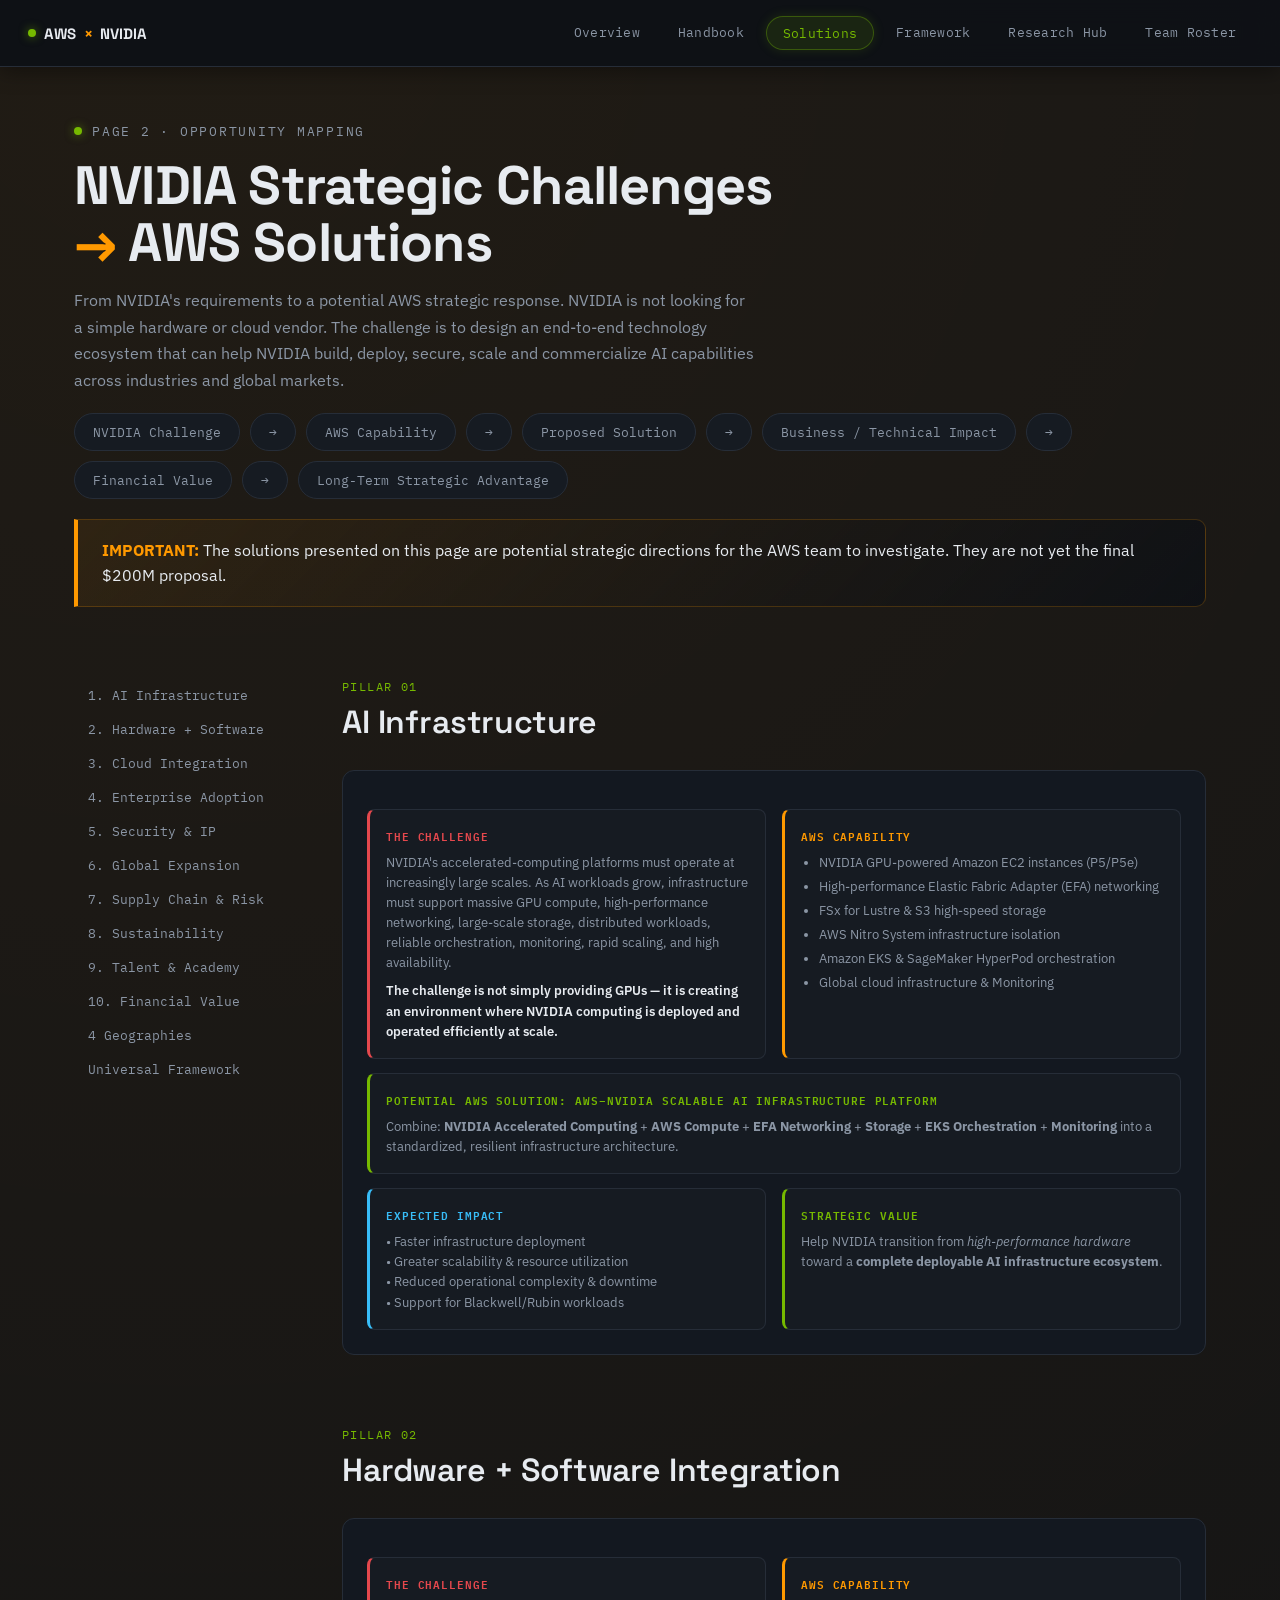
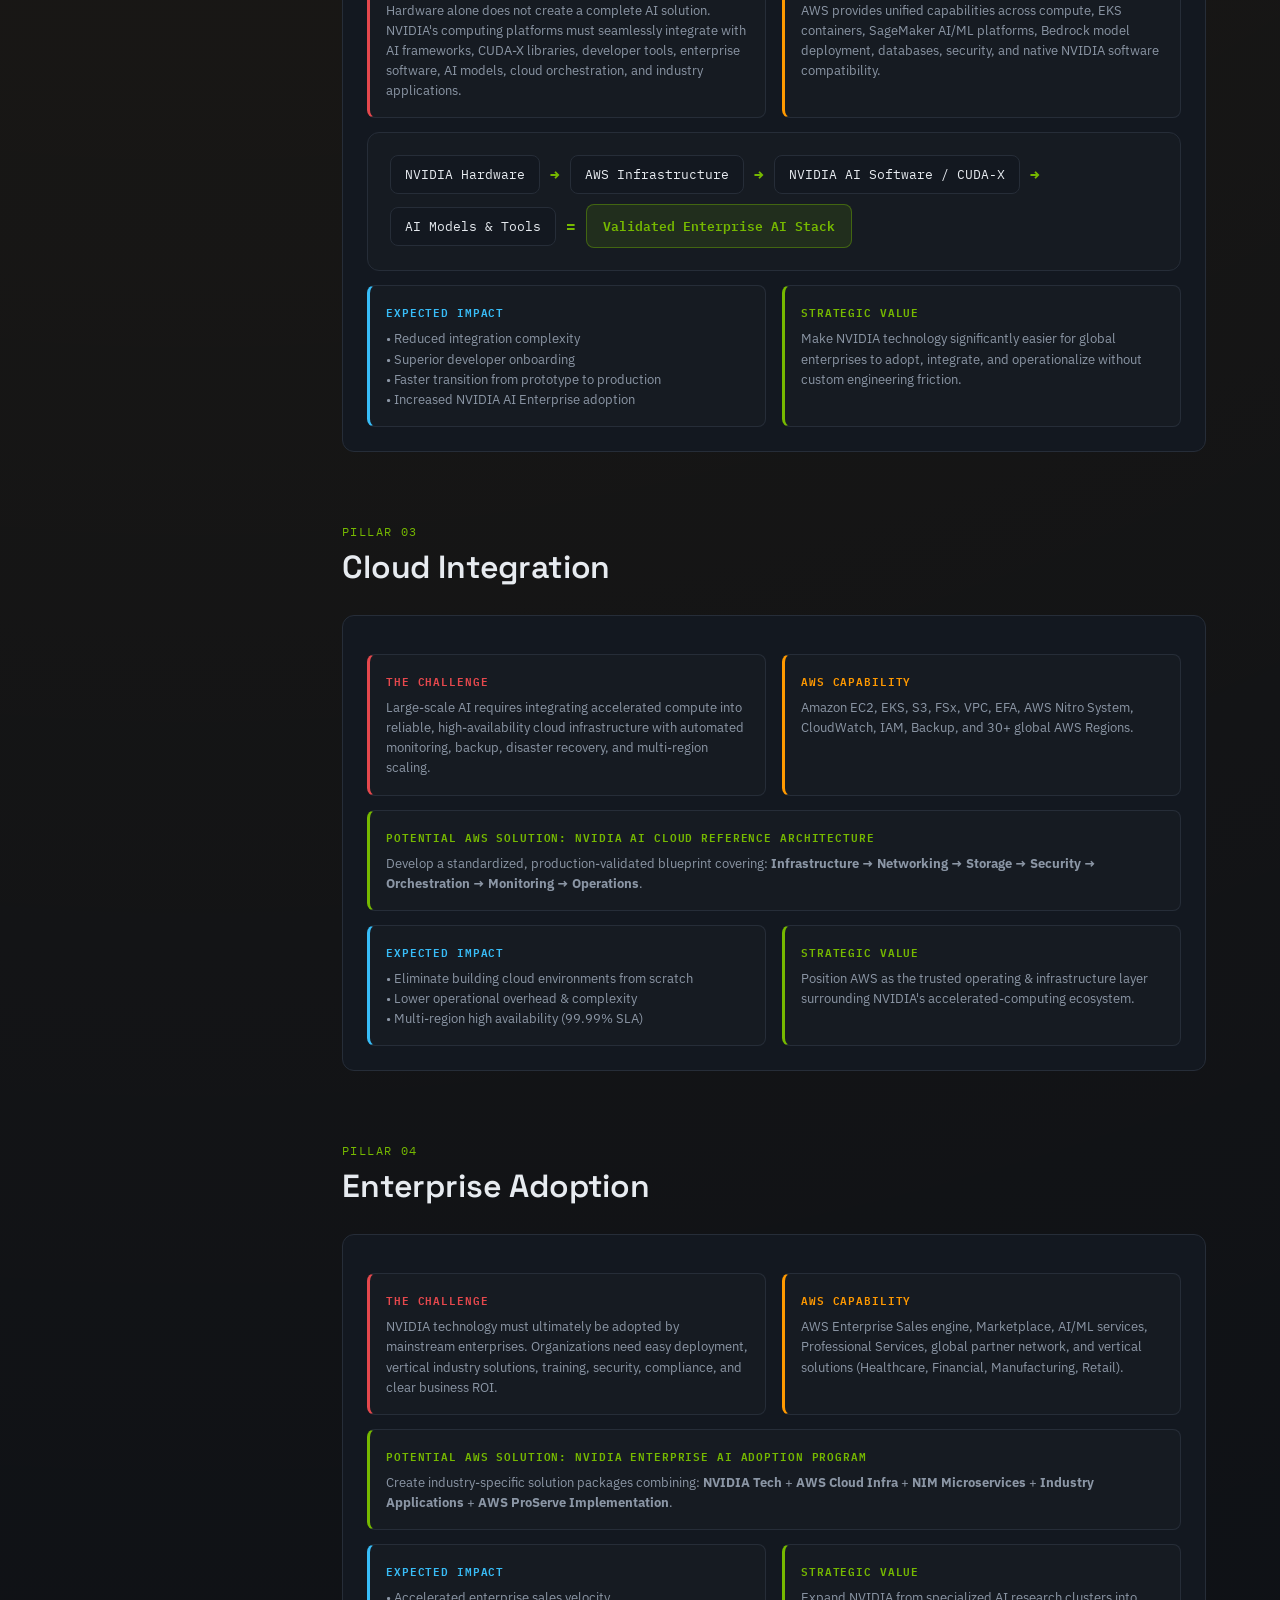
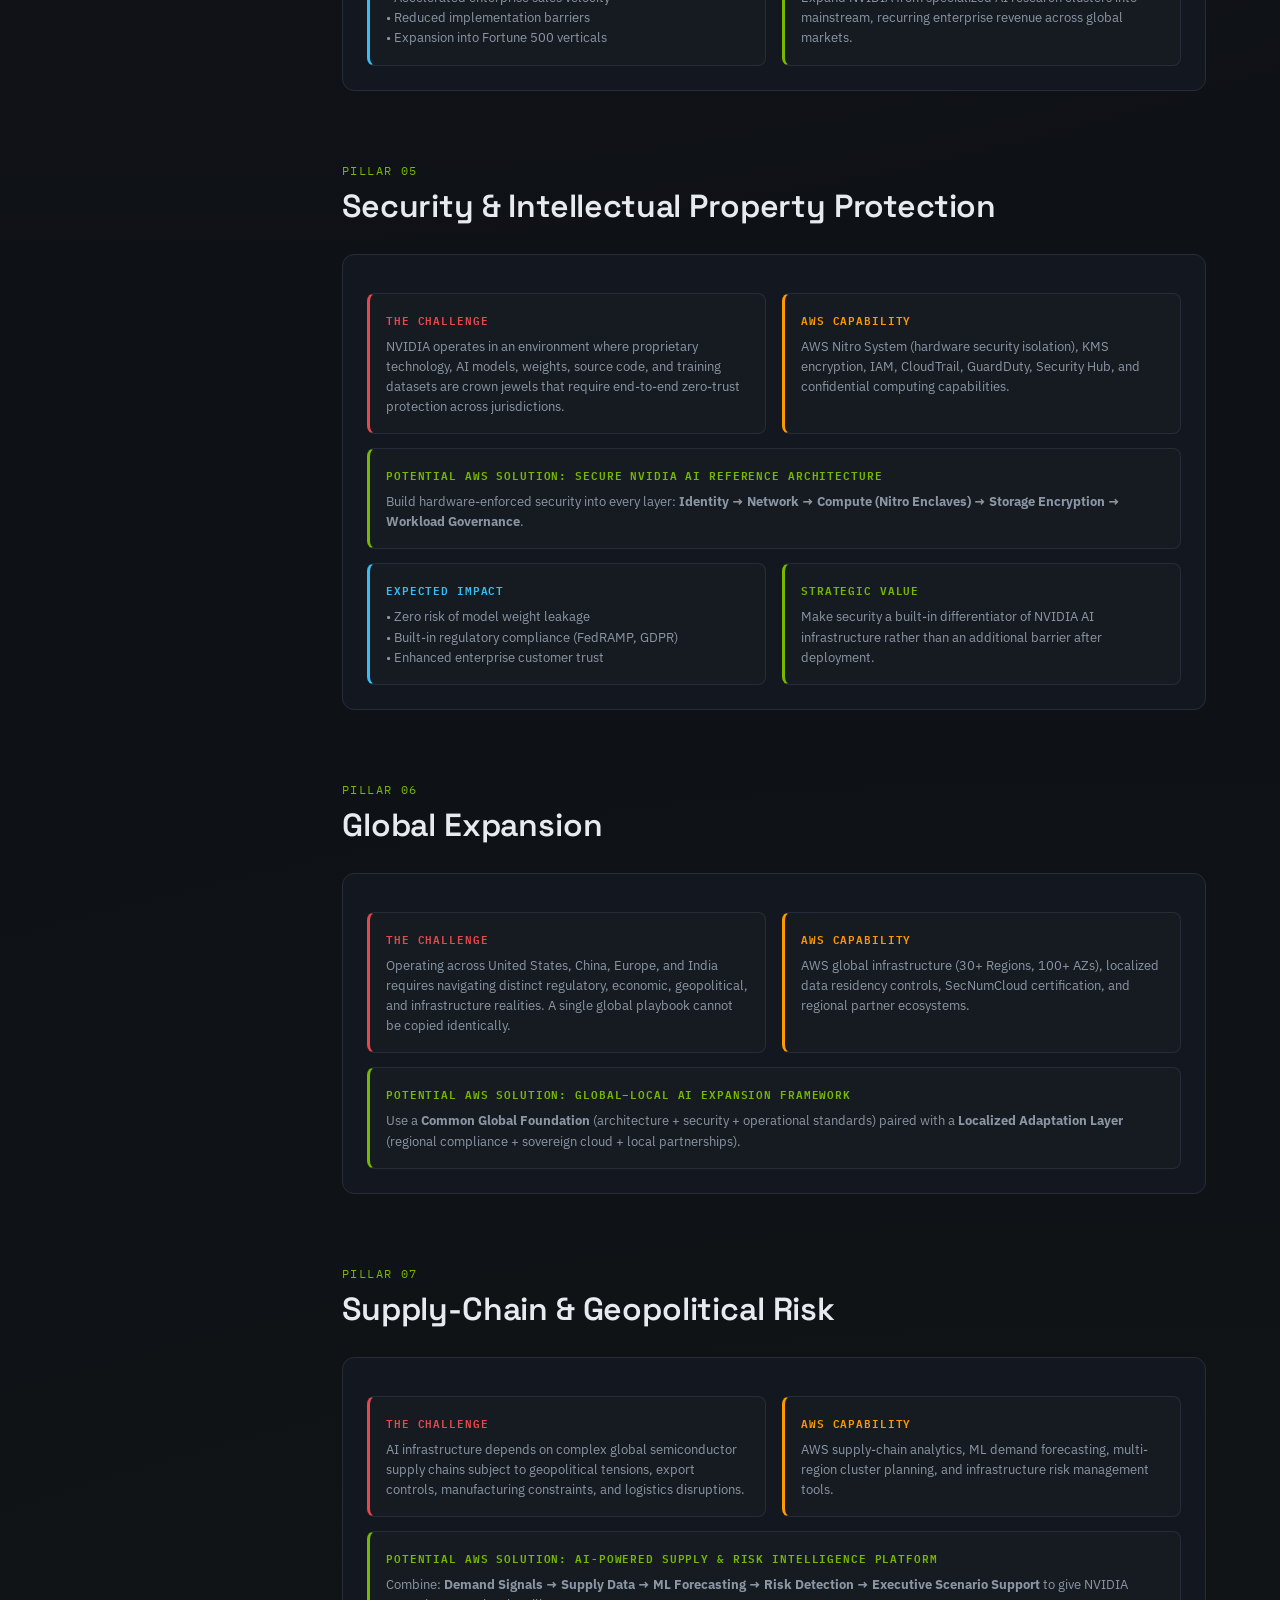
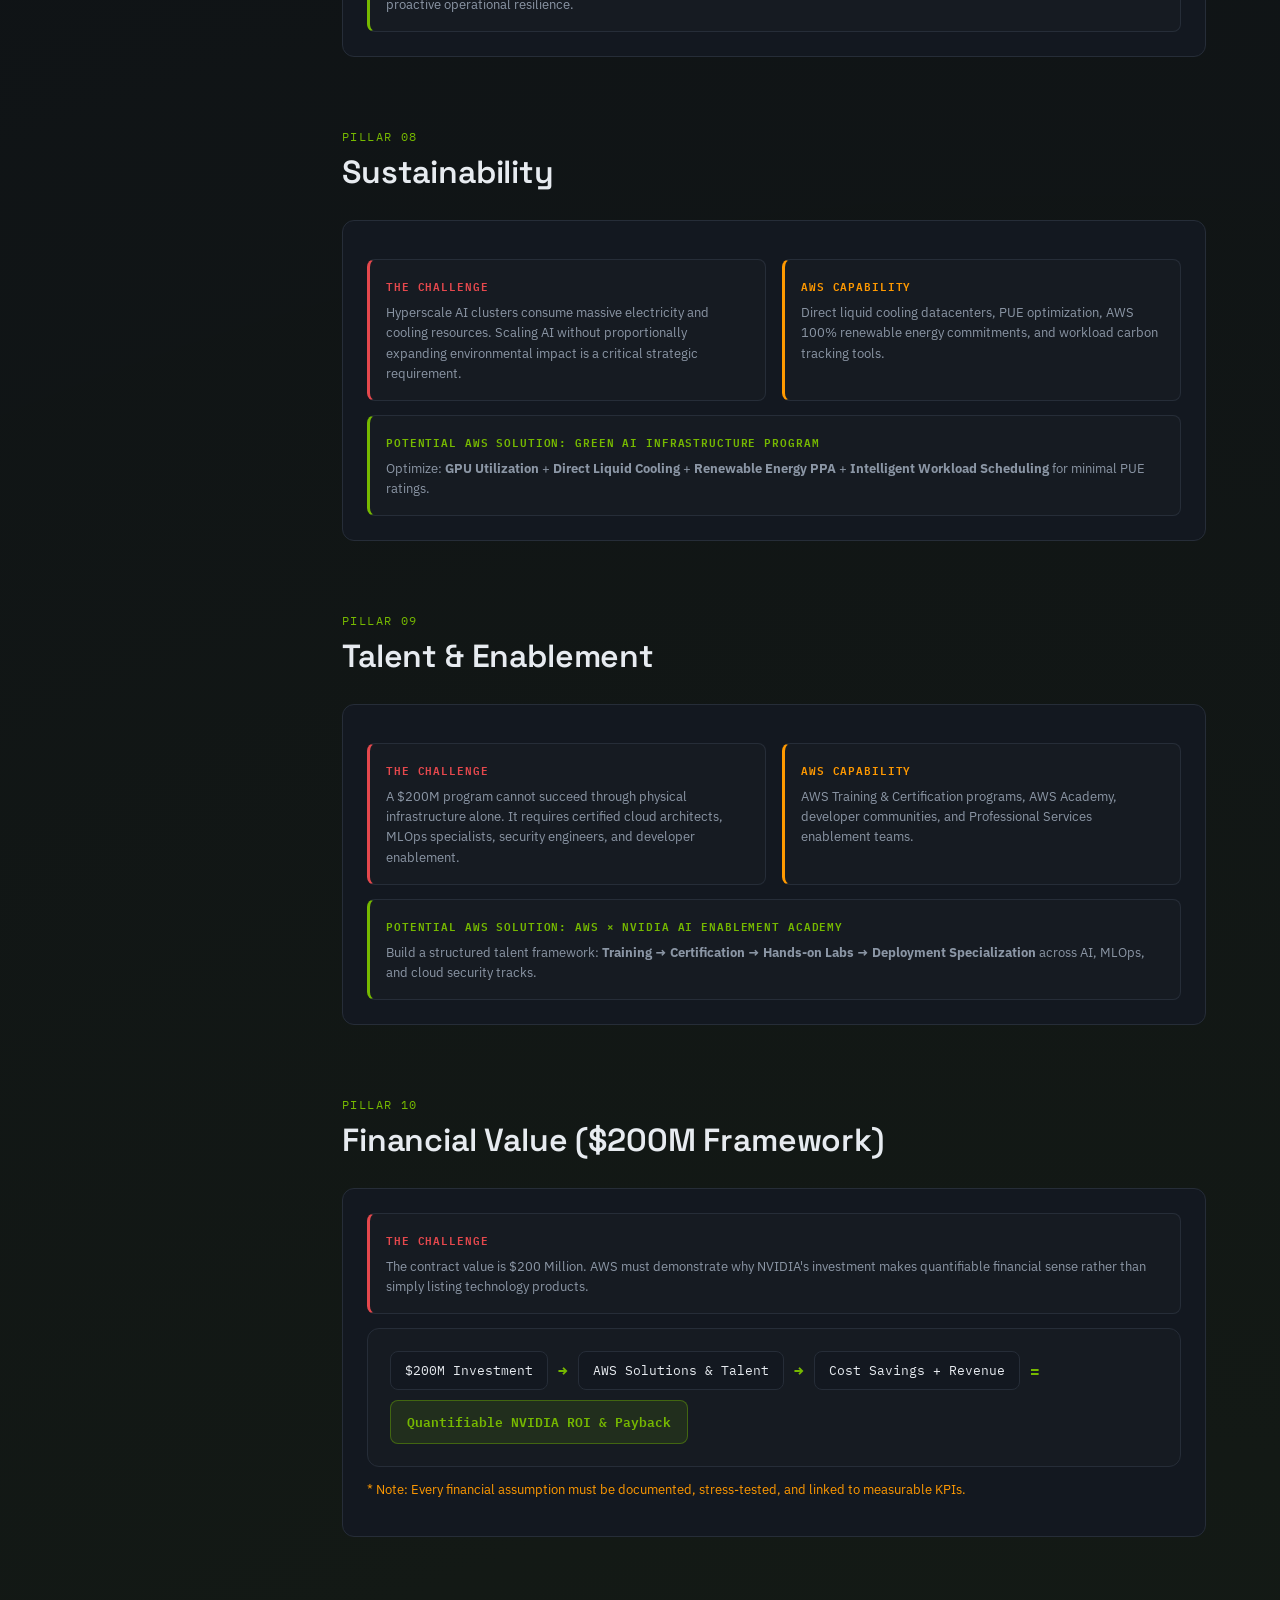
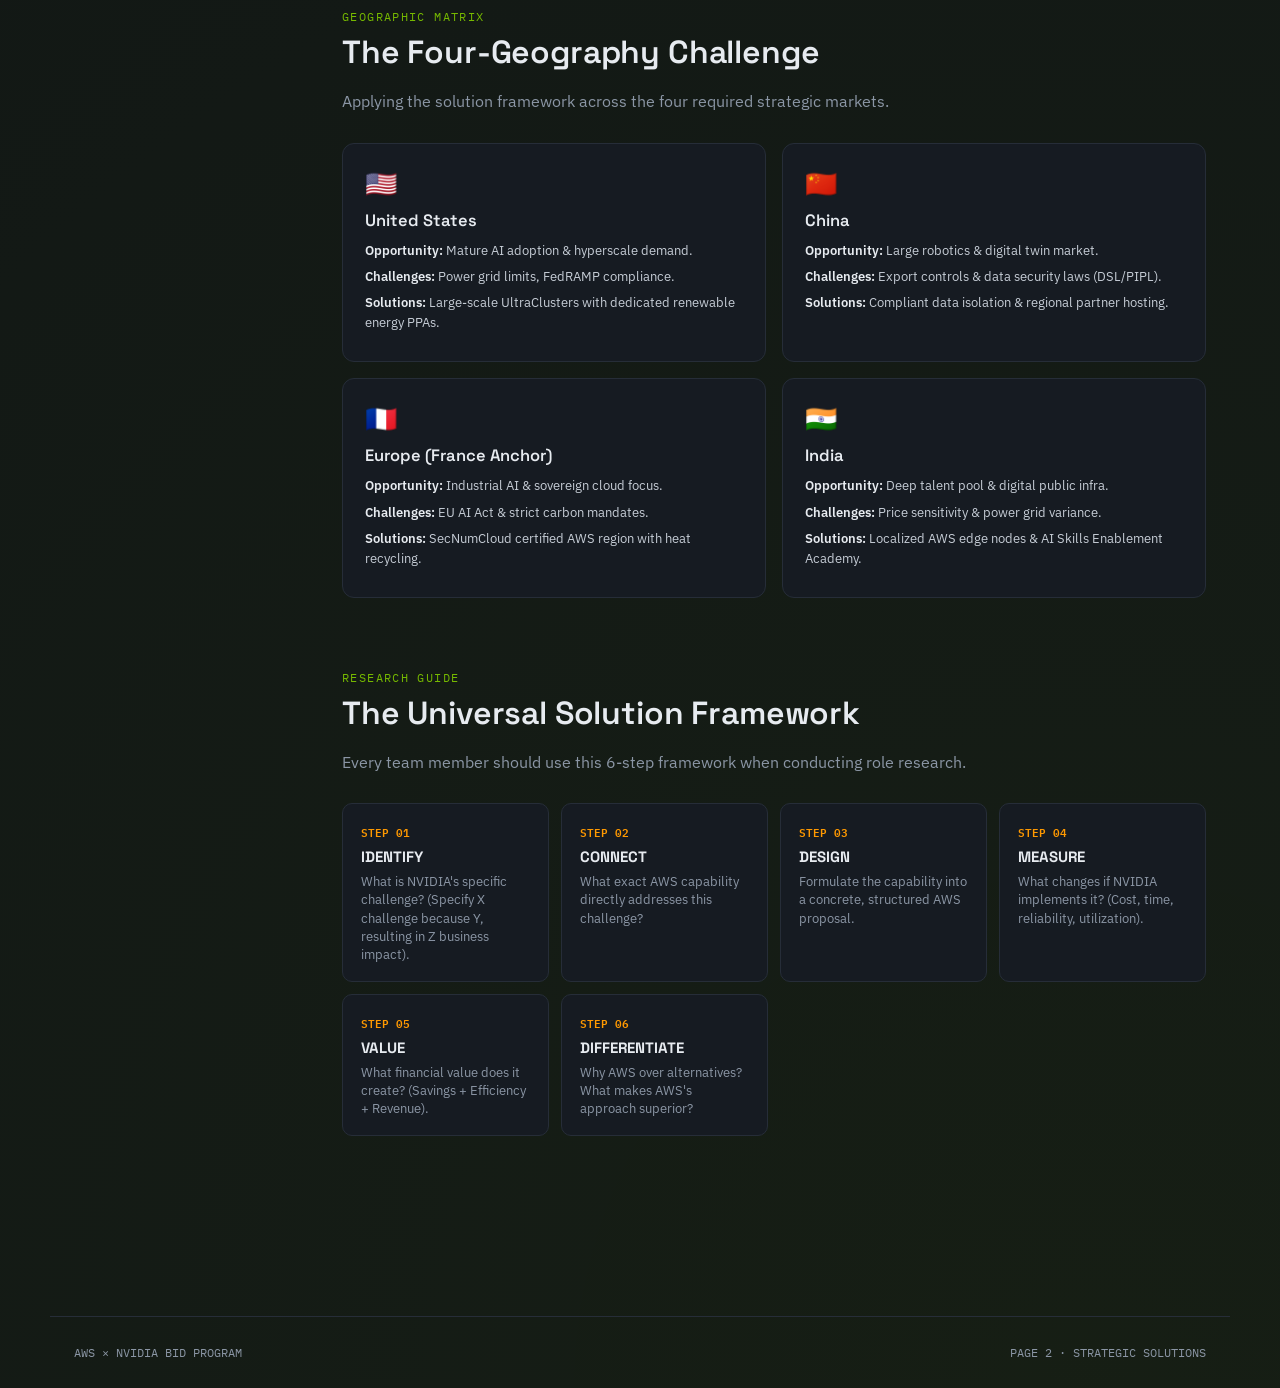
<file: solutions.html>
<!DOCTYPE html>
<html lang="en">
<head>
<meta charset="UTF-8">
<meta name="viewport" content="width=device-width, initial-scale=1.0">
<title>NVIDIA Strategic Challenges → AWS Solutions</title>
<link rel="stylesheet" href="styles.css">
</head>
<body>

<nav class="site-nav">
  <button class="mobile-menu-btn" id="open-drawer-btn" type="button" aria-label="Open navigation menu">⋮</button>
  <a href="index.html" class="brand"><span class="dot"></span>AWS <span class="orange">×</span> NVIDIA</a>
  <div class="nav-links">
    <a href="index.html">Overview</a>
    <a href="handbook.html">Handbook</a>
    <a href="solutions.html" class="active">Solutions</a>
    <a href="framework.html">Framework</a>
    <a href="hub.html">Research Hub</a>
    <a href="roster.html">Team Roster</a>
  </div>
</nav>

<div class="wrap">

  <header>
    <div class="eyebrow"><span class="dot"></span>PAGE 2 · OPPORTUNITY MAPPING</div>
    <h1>NVIDIA Strategic Challenges<br><span class="orange">→</span> AWS Solutions</h1>
    <p class="sub">From NVIDIA's requirements to a potential AWS strategic response. NVIDIA is not looking for a simple hardware or cloud vendor. The challenge is to design an end-to-end technology ecosystem that can help NVIDIA build, deploy, secure, scale and commercialize AI capabilities across industries and global markets.</p>
    
    <div class="pillar-strip" style="margin-top:20px;">
      <span class="pillar-chip">NVIDIA Challenge</span><span class="pillar-chip arrow">→</span>
      <span class="pillar-chip">AWS Capability</span><span class="pillar-chip arrow">→</span>
      <span class="pillar-chip">Proposed Solution</span><span class="pillar-chip arrow">→</span>
      <span class="pillar-chip">Business / Technical Impact</span><span class="pillar-chip arrow">→</span>
      <span class="pillar-chip">Financial Value</span><span class="pillar-chip arrow">→</span>
      <span class="pillar-chip">Long-Term Strategic Advantage</span>
    </div>

    <div class="objective-box" style="margin-top:20px;">
      <b>IMPORTANT:</b> The solutions presented on this page are potential strategic directions for the AWS team to investigate. They are not yet the final $200M proposal.
    </div>
  </header>

  <div class="handbook-layout section">
    <aside class="handbook-sidebar">
      <a href="#infra">1. AI Infrastructure</a>
      <a href="#stack">2. Hardware + Software</a>
      <a href="#cloud">3. Cloud Integration</a>
      <a href="#enterprise">4. Enterprise Adoption</a>
      <a href="#security">5. Security & IP</a>
      <a href="#expansion">6. Global Expansion</a>
      <a href="#supply">7. Supply Chain & Risk</a>
      <a href="#green">8. Sustainability</a>
      <a href="#talent">9. Talent & Academy</a>
      <a href="#financial">10. Financial Value</a>
      <a href="#geographies">4 Geographies</a>
      <a href="#framework">Universal Framework</a>
    </aside>

    <div class="handbook-content">

      <!-- ============================================================
           1. AI INFRASTRUCTURE
           ============================================================ -->
      <section id="infra" class="section" style="margin-top:0;">
        <div class="section-head">
          <div class="section-kicker">Pillar 01</div>
          <h2 class="section-title">AI Infrastructure</h2>
        </div>
        <div class="solution-block">
          <div class="solution-grid-2">
            <div class="sol-box ch">
              <div class="sol-box-title">The Challenge</div>
              <p>NVIDIA's accelerated-computing platforms must operate at increasingly large scales. As AI workloads grow, infrastructure must support massive GPU compute, high-performance networking, large-scale storage, distributed workloads, reliable orchestration, monitoring, rapid scaling, and high availability.</p>
              <p style="margin-top:8px; color:var(--text); font-weight:600;">The challenge is not simply providing GPUs — it is creating an environment where NVIDIA computing is deployed and operated efficiently at scale.</p>
            </div>
            <div class="sol-box cap">
              <div class="sol-box-title">AWS Capability</div>
              <ul>
                <li>NVIDIA GPU-powered Amazon EC2 instances (P5/P5e)</li>
                <li>High-performance Elastic Fabric Adapter (EFA) networking</li>
                <li>FSx for Lustre & S3 high-speed storage</li>
                <li>AWS Nitro System infrastructure isolation</li>
                <li>Amazon EKS & SageMaker HyperPod orchestration</li>
                <li>Global cloud infrastructure & Monitoring</li>
              </ul>
            </div>
          </div>
          <div class="sol-box sol" style="margin-top:14px;">
            <div class="sol-box-title">Potential AWS Solution: AWS–NVIDIA Scalable AI Infrastructure Platform</div>
            <p>Combine: <b>NVIDIA Accelerated Computing</b> + <b>AWS Compute</b> + <b>EFA Networking</b> + <b>Storage</b> + <b>EKS Orchestration</b> + <b>Monitoring</b> into a standardized, resilient infrastructure architecture.</p>
          </div>
          <div class="solution-grid-2" style="margin-top:14px;">
            <div class="sol-box imp">
              <div class="sol-box-title">Expected Impact</div>
              <p>• Faster infrastructure deployment<br>• Greater scalability & resource utilization<br>• Reduced operational complexity & downtime<br>• Support for Blackwell/Rubin workloads</p>
            </div>
            <div class="sol-box sol">
              <div class="sol-box-title">Strategic Value</div>
              <p>Help NVIDIA transition from <i>high-performance hardware</i> toward a <b>complete deployable AI infrastructure ecosystem</b>.</p>
            </div>
          </div>
        </div>
      </section>

      <!-- ============================================================
           2. HARDWARE + SOFTWARE INTEGRATION
           ============================================================ -->
      <section id="stack" class="section">
        <div class="section-head">
          <div class="section-kicker">Pillar 02</div>
          <h2 class="section-title">Hardware + Software Integration</h2>
        </div>
        <div class="solution-block">
          <div class="solution-grid-2">
            <div class="sol-box ch">
              <div class="sol-box-title">The Challenge</div>
              <p>Hardware alone does not create a complete AI solution. NVIDIA's computing platforms must seamlessly integrate with AI frameworks, CUDA-X libraries, developer tools, enterprise software, AI models, cloud orchestration, and industry applications.</p>
            </div>
            <div class="sol-box cap">
              <div class="sol-box-title">AWS Capability</div>
              <p>AWS provides unified capabilities across compute, EKS containers, SageMaker AI/ML platforms, Bedrock model deployment, databases, security, and native NVIDIA software compatibility.</p>
            </div>
          </div>
          <div class="equation-wrapper" style="margin-top:14px;">
            <div class="equation-flex">
              <span class="eq-item">NVIDIA Hardware</span>
              <span class="eq-op">→</span>
              <span class="eq-item">AWS Infrastructure</span>
              <span class="eq-op">→</span>
              <span class="eq-item">NVIDIA AI Software / CUDA-X</span>
              <span class="eq-op">→</span>
              <span class="eq-item">AI Models & Tools</span>
              <span class="eq-op">=</span>
              <span class="eq-result">Validated Enterprise AI Stack</span>
            </div>
          </div>
          <div class="solution-grid-2" style="margin-top:14px;">
            <div class="sol-box imp">
              <div class="sol-box-title">Expected Impact</div>
              <p>• Reduced integration complexity<br>• Superior developer onboarding<br>• Faster transition from prototype to production<br>• Increased NVIDIA AI Enterprise adoption</p>
            </div>
            <div class="sol-box sol">
              <div class="sol-box-title">Strategic Value</div>
              <p>Make NVIDIA technology significantly easier for global enterprises to adopt, integrate, and operationalize without custom engineering friction.</p>
            </div>
          </div>
        </div>
      </section>

      <!-- ============================================================
           3. CLOUD INTEGRATION
           ============================================================ -->
      <section id="cloud" class="section">
        <div class="section-head">
          <div class="section-kicker">Pillar 03</div>
          <h2 class="section-title">Cloud Integration</h2>
        </div>
        <div class="solution-block">
          <div class="solution-grid-2">
            <div class="sol-box ch">
              <div class="sol-box-title">The Challenge</div>
              <p>Large-scale AI requires integrating accelerated compute into reliable, high-availability cloud infrastructure with automated monitoring, backup, disaster recovery, and multi-region scaling.</p>
            </div>
            <div class="sol-box cap">
              <div class="sol-box-title">AWS Capability</div>
              <p>Amazon EC2, EKS, S3, FSx, VPC, EFA, AWS Nitro System, CloudWatch, IAM, Backup, and 30+ global AWS Regions.</p>
            </div>
          </div>
          <div class="sol-box sol" style="margin-top:14px;">
            <div class="sol-box-title">Potential AWS Solution: NVIDIA AI Cloud Reference Architecture</div>
            <p>Develop a standardized, production-validated blueprint covering: <b>Infrastructure → Networking → Storage → Security → Orchestration → Monitoring → Operations</b>.</p>
          </div>
          <div class="solution-grid-2" style="margin-top:14px;">
            <div class="sol-box imp">
              <div class="sol-box-title">Expected Impact</div>
              <p>• Eliminate building cloud environments from scratch<br>• Lower operational overhead & complexity<br>• Multi-region high availability (99.99% SLA)</p>
            </div>
            <div class="sol-box sol">
              <div class="sol-box-title">Strategic Value</div>
              <p>Position AWS as the trusted operating & infrastructure layer surrounding NVIDIA's accelerated-computing ecosystem.</p>
            </div>
          </div>
        </div>
      </section>

      <!-- ============================================================
           4. ENTERPRISE ADOPTION
           ============================================================ -->
      <section id="enterprise" class="section">
        <div class="section-head">
          <div class="section-kicker">Pillar 04</div>
          <h2 class="section-title">Enterprise Adoption</h2>
        </div>
        <div class="solution-block">
          <div class="solution-grid-2">
            <div class="sol-box ch">
              <div class="sol-box-title">The Challenge</div>
              <p>NVIDIA technology must ultimately be adopted by mainstream enterprises. Organizations need easy deployment, vertical industry solutions, training, security, compliance, and clear business ROI.</p>
            </div>
            <div class="sol-box cap">
              <div class="sol-box-title">AWS Capability</div>
              <p>AWS Enterprise Sales engine, Marketplace, AI/ML services, Professional Services, global partner network, and vertical solutions (Healthcare, Financial, Manufacturing, Retail).</p>
            </div>
          </div>
          <div class="sol-box sol" style="margin-top:14px;">
            <div class="sol-box-title">Potential AWS Solution: NVIDIA Enterprise AI Adoption Program</div>
            <p>Create industry-specific solution packages combining: <b>NVIDIA Tech</b> + <b>AWS Cloud Infra</b> + <b>NIM Microservices</b> + <b>Industry Applications</b> + <b>AWS ProServe Implementation</b>.</p>
          </div>
          <div class="solution-grid-2" style="margin-top:14px;">
            <div class="sol-box imp">
              <div class="sol-box-title">Expected Impact</div>
              <p>• Accelerated enterprise sales velocity<br>• Reduced implementation barriers<br>• Expansion into Fortune 500 verticals</p>
            </div>
            <div class="sol-box sol">
              <div class="sol-box-title">Strategic Value</div>
              <p>Expand NVIDIA from specialized AI research clusters into mainstream, recurring enterprise revenue across global markets.</p>
            </div>
          </div>
        </div>
      </section>

      <!-- ============================================================
           5. SECURITY & INTELLECTUAL PROPERTY PROTECTION
           ============================================================ -->
      <section id="security" class="section">
        <div class="section-head">
          <div class="section-kicker">Pillar 05</div>
          <h2 class="section-title">Security & Intellectual Property Protection</h2>
        </div>
        <div class="solution-block">
          <div class="solution-grid-2">
            <div class="sol-box ch">
              <div class="sol-box-title">The Challenge</div>
              <p>NVIDIA operates in an environment where proprietary technology, AI models, weights, source code, and training datasets are crown jewels that require end-to-end zero-trust protection across jurisdictions.</p>
            </div>
            <div class="sol-box cap">
              <div class="sol-box-title">AWS Capability</div>
              <p>AWS Nitro System (hardware security isolation), KMS encryption, IAM, CloudTrail, GuardDuty, Security Hub, and confidential computing capabilities.</p>
            </div>
          </div>
          <div class="sol-box sol" style="margin-top:14px;">
            <div class="sol-box-title">Potential AWS Solution: Secure NVIDIA AI Reference Architecture</div>
            <p>Build hardware-enforced security into every layer: <b>Identity → Network → Compute (Nitro Enclaves) → Storage Encryption → Workload Governance</b>.</p>
          </div>
          <div class="solution-grid-2" style="margin-top:14px;">
            <div class="sol-box imp">
              <div class="sol-box-title">Expected Impact</div>
              <p>• Zero risk of model weight leakage<br>• Built-in regulatory compliance (FedRAMP, GDPR)<br>• Enhanced enterprise customer trust</p>
            </div>
            <div class="sol-box sol">
              <div class="sol-box-title">Strategic Value</div>
              <p>Make security a built-in differentiator of NVIDIA AI infrastructure rather than an additional barrier after deployment.</p>
            </div>
          </div>
        </div>
      </section>

      <!-- ============================================================
           6. GLOBAL EXPANSION
           ============================================================ -->
      <section id="expansion" class="section">
        <div class="section-head">
          <div class="section-kicker">Pillar 06</div>
          <h2 class="section-title">Global Expansion</h2>
        </div>
        <div class="solution-block">
          <div class="solution-grid-2">
            <div class="sol-box ch">
              <div class="sol-box-title">The Challenge</div>
              <p>Operating across United States, China, Europe, and India requires navigating distinct regulatory, economic, geopolitical, and infrastructure realities. A single global playbook cannot be copied identically.</p>
            </div>
            <div class="sol-box cap">
              <div class="sol-box-title">AWS Capability</div>
              <p>AWS global infrastructure (30+ Regions, 100+ AZs), localized data residency controls, SecNumCloud certification, and regional partner ecosystems.</p>
            </div>
          </div>
          <div class="sol-box sol" style="margin-top:14px;">
            <div class="sol-box-title">Potential AWS Solution: Global–Local AI Expansion Framework</div>
            <p>Use a <b>Common Global Foundation</b> (architecture + security + operational standards) paired with a <b>Localized Adaptation Layer</b> (regional compliance + sovereign cloud + local partnerships).</p>
          </div>
        </div>
      </section>

      <!-- ============================================================
           7. SUPPLY-CHAIN & GEOPOLITICAL RISK
           ============================================================ -->
      <section id="supply" class="section">
        <div class="section-head">
          <div class="section-kicker">Pillar 07</div>
          <h2 class="section-title">Supply-Chain & Geopolitical Risk</h2>
        </div>
        <div class="solution-block">
          <div class="solution-grid-2">
            <div class="sol-box ch">
              <div class="sol-box-title">The Challenge</div>
              <p>AI infrastructure depends on complex global semiconductor supply chains subject to geopolitical tensions, export controls, manufacturing constraints, and logistics disruptions.</p>
            </div>
            <div class="sol-box cap">
              <div class="sol-box-title">AWS Capability</div>
              <p>AWS supply-chain analytics, ML demand forecasting, multi-region cluster planning, and infrastructure risk management tools.</p>
            </div>
          </div>
          <div class="sol-box sol" style="margin-top:14px;">
            <div class="sol-box-title">Potential AWS Solution: AI-Powered Supply & Risk Intelligence Platform</div>
            <p>Combine: <b>Demand Signals → Supply Data → ML Forecasting → Risk Detection → Executive Scenario Support</b> to give NVIDIA proactive operational resilience.</p>
          </div>
        </div>
      </section>

      <!-- ============================================================
           8. SUSTAINABILITY
           ============================================================ -->
      <section id="green" class="section">
        <div class="section-head">
          <div class="section-kicker">Pillar 08</div>
          <h2 class="section-title">Sustainability</h2>
        </div>
        <div class="solution-block">
          <div class="solution-grid-2">
            <div class="sol-box ch">
              <div class="sol-box-title">The Challenge</div>
              <p>Hyperscale AI clusters consume massive electricity and cooling resources. Scaling AI without proportionally expanding environmental impact is a critical strategic requirement.</p>
            </div>
            <div class="sol-box cap">
              <div class="sol-box-title">AWS Capability</div>
              <p>Direct liquid cooling datacenters, PUE optimization, AWS 100% renewable energy commitments, and workload carbon tracking tools.</p>
            </div>
          </div>
          <div class="sol-box sol" style="margin-top:14px;">
            <div class="sol-box-title">Potential AWS Solution: Green AI Infrastructure Program</div>
            <p>Optimize: <b>GPU Utilization</b> + <b>Direct Liquid Cooling</b> + <b>Renewable Energy PPA</b> + <b>Intelligent Workload Scheduling</b> for minimal PUE ratings.</p>
          </div>
        </div>
      </section>

      <!-- ============================================================
           9. TALENT
           ============================================================ -->
      <section id="talent" class="section">
        <div class="section-head">
          <div class="section-kicker">Pillar 09</div>
          <h2 class="section-title">Talent & Enablement</h2>
        </div>
        <div class="solution-block">
          <div class="solution-grid-2">
            <div class="sol-box ch">
              <div class="sol-box-title">The Challenge</div>
              <p>A $200M program cannot succeed through physical infrastructure alone. It requires certified cloud architects, MLOps specialists, security engineers, and developer enablement.</p>
            </div>
            <div class="sol-box cap">
              <div class="sol-box-title">AWS Capability</div>
              <p>AWS Training & Certification programs, AWS Academy, developer communities, and Professional Services enablement teams.</p>
            </div>
          </div>
          <div class="sol-box sol" style="margin-top:14px;">
            <div class="sol-box-title">Potential AWS Solution: AWS × NVIDIA AI Enablement Academy</div>
            <p>Build a structured talent framework: <b>Training → Certification → Hands-on Labs → Deployment Specialization</b> across AI, MLOps, and cloud security tracks.</p>
          </div>
        </div>
      </section>

      <!-- ============================================================
           10. FINANCIAL VALUE ($200M FRAMEWORK)
           ============================================================ -->
      <section id="financial" class="section">
        <div class="section-head">
          <div class="section-kicker">Pillar 10</div>
          <h2 class="section-title">Financial Value ($200M Framework)</h2>
        </div>
        <div class="solution-block">
          <div class="sol-box ch">
            <div class="sol-box-title">The Challenge</div>
            <p>The contract value is $200 Million. AWS must demonstrate why NVIDIA's investment makes quantifiable financial sense rather than simply listing technology products.</p>
          </div>
          <div class="equation-wrapper" style="margin-top:14px;">
            <div class="equation-flex">
              <span class="eq-item">$200M Investment</span>
              <span class="eq-op">→</span>
              <span class="eq-item">AWS Solutions & Talent</span>
              <span class="eq-op">→</span>
              <span class="eq-item">Cost Savings + Revenue</span>
              <span class="eq-op">=</span>
              <span class="eq-result">Quantifiable NVIDIA ROI & Payback</span>
            </div>
          </div>
          <p class="sub" style="margin-top:12px; font-size:12.5px; color:var(--aws-orange);">* Note: Every financial assumption must be documented, stress-tested, and linked to measurable KPIs.</p>
        </div>
      </section>

      <!-- ============================================================
           THE FOUR-GEOGRAPHY CHALLENGE
           ============================================================ -->
      <section id="geographies" class="section">
        <div class="section-head">
          <div class="section-kicker">Geographic Matrix</div>
          <h2 class="section-title">The Four-Geography Challenge</h2>
          <p class="sub">Applying the solution framework across the four required strategic markets.</p>
        </div>
        <div class="geo-grid">
          <div class="geo-card">
            <span class="flag">🇺🇸</span>
            <h3>United States</h3>
            <p class="geo-line"><b>Opportunity:</b> Mature AI adoption & hyperscale demand.</p>
            <p class="geo-line"><b>Challenges:</b> Power grid limits, FedRAMP compliance.</p>
            <p class="geo-line"><b>Solutions:</b> Large-scale UltraClusters with dedicated renewable energy PPAs.</p>
          </div>
          <div class="geo-card">
            <span class="flag">🇨🇳</span>
            <h3>China</h3>
            <p class="geo-line"><b>Opportunity:</b> Large robotics & digital twin market.</p>
            <p class="geo-line"><b>Challenges:</b> Export controls & data security laws (DSL/PIPL).</p>
            <p class="geo-line"><b>Solutions:</b> Compliant data isolation & regional partner hosting.</p>
          </div>
          <div class="geo-card">
            <span class="flag">🇫🇷</span>
            <h3>Europe (France Anchor)</h3>
            <p class="geo-line"><b>Opportunity:</b> Industrial AI & sovereign cloud focus.</p>
            <p class="geo-line"><b>Challenges:</b> EU AI Act & strict carbon mandates.</p>
            <p class="geo-line"><b>Solutions:</b> SecNumCloud certified AWS region with heat recycling.</p>
          </div>
          <div class="geo-card">
            <span class="flag">🇮🇳</span>
            <h3>India</h3>
            <p class="geo-line"><b>Opportunity:</b> Deep talent pool & digital public infra.</p>
            <p class="geo-line"><b>Challenges:</b> Price sensitivity & power grid variance.</p>
            <p class="geo-line"><b>Solutions:</b> Localized AWS edge nodes & AI Skills Enablement Academy.</p>
          </div>
        </div>
      </section>

      <!-- ============================================================
           THE UNIVERSAL SOLUTION FRAMEWORK
           ============================================================ -->
      <section id="framework" class="section">
        <div class="section-head">
          <div class="section-kicker">Research Guide</div>
          <h2 class="section-title">The Universal Solution Framework</h2>
          <p class="sub">Every team member should use this 6-step framework when conducting role research.</p>
        </div>
        <div class="bid-chain" style="grid-template-columns: repeat(auto-fit, minmax(200px, 1fr));">
          <div class="framework-card">
            <div class="f-num">STEP 01</div>
            <h4>IDENTIFY</h4>
            <p>What is NVIDIA's specific challenge? (Specify X challenge because Y, resulting in Z business impact).</p>
          </div>
          <div class="framework-card">
            <div class="f-num">STEP 02</div>
            <h4>CONNECT</h4>
            <p>What exact AWS capability directly addresses this challenge?</p>
          </div>
          <div class="framework-card">
            <div class="f-num">STEP 03</div>
            <h4>DESIGN</h4>
            <p>Formulate the capability into a concrete, structured AWS proposal.</p>
          </div>
          <div class="framework-card">
            <div class="f-num">STEP 04</div>
            <h4>MEASURE</h4>
            <p>What changes if NVIDIA implements it? (Cost, time, reliability, utilization).</p>
          </div>
          <div class="framework-card">
            <div class="f-num">STEP 05</div>
            <h4>VALUE</h4>
            <p>What financial value does it create? (Savings + Efficiency + Revenue).</p>
          </div>
          <div class="framework-card">
            <div class="f-num">STEP 06</div>
            <h4>DIFFERENTIATE</h4>
            <p>Why AWS over alternatives? What makes AWS's approach superior?</p>
          </div>
        </div>
      </section>

    </div>
  </div>
</div>

<footer class="site-footer">
  <span>AWS × NVIDIA BID PROGRAM</span>
  <span>PAGE 2 · STRATEGIC SOLUTIONS</span>
</footer>

<!-- MOBILE SIDE NAVIGATION DRAWER -->
<div class="mobile-drawer-overlay" id="mobile-drawer-overlay">
  <div class="mobile-drawer">
    <div class="mobile-drawer-head">
      <a href="index.html" class="brand"><span class="dot"></span>AWS <span class="orange">×</span> NVIDIA</a>
      <button class="mobile-drawer-close" id="close-drawer-btn">✕</button>
    </div>
    <div class="mobile-drawer-links">
      <a href="index.html"><span>Overview</span> <span>→</span></a>
      <a href="handbook.html"><span>Handbook</span> <span>→</span></a>
      <a href="solutions.html" class="active"><span>Solutions</span> <span>→</span></a>
      <a href="framework.html"><span>Framework</span> <span>→</span></a>
      <a href="hub.html"><span>Research Hub</span> <span>→</span></a>
      <a href="roster.html"><span>Team Roster</span> <span>→</span></a>
    </div>
    <div class="mobile-drawer-footer">
      AWS × NVIDIA $200M Strategic Bid
    </div>
  </div>
</div>

<script>
  (function(){
    const openBtn = document.getElementById('open-drawer-btn');
    const closeBtn = document.getElementById('close-drawer-btn');
    const overlay = document.getElementById('mobile-drawer-overlay');
    if (!openBtn || !overlay) return;
    openBtn.addEventListener('click', () => overlay.classList.add('open'));
    if (closeBtn) closeBtn.addEventListener('click', () => overlay.classList.remove('open'));
    overlay.addEventListener('click', (e) => {
      if (e.target === overlay) overlay.classList.remove('open');
    });
  })();
</script>

</body>
</html>
</file>
<file: styles.css>
@import url('https://fonts.googleapis.com/css2?family=Space+Grotesk:wght@500;600;700&family=IBM+Plex+Sans:wght@400;500;600&family=IBM+Plex+Mono:wght@500;600&display=swap');

:root{
  --bg: #0E1116;
  --bg-raised: #161B22;
  --bg-card: #131820;
  --row-alt: #131820;
  --line: #262D38;
  --line-glow: rgba(118,185,0,0.3);
  --text: #E7EBF0;
  --text-dim: #8B96A5;
  --aws-orange: #FF9900;
  --nv-green: #76B900;
  --danger: #E5484D;
}

*{ box-sizing: border-box; }

html{ scroll-behavior: smooth; }

body{
  margin:0;
  background:
    radial-gradient(circle at 15% 0%, rgba(255,153,0,0.08), transparent 45%),
    radial-gradient(circle at 85% 100%, rgba(118,185,0,0.08), transparent 50%),
    var(--bg);
  color: var(--text);
  font-family: 'IBM Plex Sans', sans-serif;
  min-height: 100vh;
}

a{ color: inherit; }

/* ===== NAV ===== */
.site-nav{
  position: sticky;
  top: 0;
  z-index: 50;
  display: flex;
  align-items: center;
  justify-content: space-between;
  padding: 16px 28px;
  background: rgba(14,17,22,0.92);
  backdrop-filter: blur(12px);
  border-bottom: 1px solid var(--line);
  box-shadow: 0 4px 20px rgba(0,0,0,0.4);
}
.site-nav .brand{
  font-family: 'Space Grotesk', sans-serif;
  font-weight: 700;
  font-size: 15px;
  letter-spacing: -0.01em;
  text-decoration: none;
  display: flex;
  align-items: center;
  gap: 8px;
}
.site-nav .brand .dot{
  width:8px; height:8px; border-radius:50%;
  background: var(--nv-green);
  box-shadow: 0 0 10px rgba(118,185,0,0.6);
}
.site-nav .brand .orange{ color: var(--aws-orange); }
.site-nav .brand .green{ color: var(--nv-green); }

.nav-links{
  display: flex;
  gap: 6px;
  font-family: 'IBM Plex Mono', monospace;
  font-size: 12.5px;
}
.nav-links a{
  text-decoration: none;
  color: var(--text-dim);
  padding: 8px 16px;
  border-radius: 20px;
  transition: all 0.2s ease;
  letter-spacing: 0.02em;
}
.nav-links a:hover{ color: var(--text); background: var(--bg-raised); }
.nav-links a.active{
  color: var(--nv-green);
  background: rgba(118,185,0,0.12);
  border: 1px solid rgba(118,185,0,0.35);
  box-shadow: 0 0 12px rgba(118,185,0,0.15);
}

/* Mobile Menu 3-Dot Button & Drawer */
.mobile-menu-btn{
  display: none;
  background: var(--bg-raised);
  border: 1px solid var(--line);
  border-radius: 8px;
  color: var(--text);
  font-size: 20px;
  width: 38px;
  height: 38px;
  align-items: center;
  justify-content: center;
  cursor: pointer;
  transition: all 0.15s ease;
  line-height: 1;
}
.mobile-menu-btn:hover{
  border-color: var(--nv-green);
  color: var(--nv-green);
}

@media (max-width: 768px){
  .mobile-menu-btn{
    display: flex;
  }
  .site-nav .nav-links{
    display: none;
  }
}

/* Mobile Side Navigation Drawer */
.mobile-drawer-overlay{
  position: fixed;
  top: 0; left: 0; right: 0; bottom: 0;
  background: rgba(0,0,0,0.8);
  backdrop-filter: blur(8px);
  -webkit-backdrop-filter: blur(8px);
  z-index: 10000;
  display: none;
  opacity: 0;
  transition: opacity 0.25s ease;
}
.mobile-drawer-overlay.open{
  display: block;
  opacity: 1;
}

.mobile-drawer{
  position: fixed;
  top: 0; left: 0; bottom: 0; right: auto;
  width: 290px;
  max-width: 85vw;
  background: #10141D;
  border-right: 1px solid var(--line);
  border-left: none;
  padding: 24px 20px;
  box-shadow: 10px 0 40px rgba(0,0,0,0.8);
  display: flex;
  flex-direction: column;
  transform: translateX(-100%);
  transition: transform 0.25s cubic-bezier(0.16, 1, 0.3, 1);
  z-index: 10001;
}
.mobile-drawer-overlay.open .mobile-drawer{
  transform: translateX(0);
}

.mobile-drawer-head{
  display: flex;
  justify-content: space-between;
  align-items: center;
  padding-bottom: 16px;
  margin-bottom: 20px;
  border-bottom: 1px solid var(--line);
}
.mobile-drawer-head .brand{
  font-family: 'Space Grotesk', sans-serif;
  font-weight: 700;
  font-size: 15px;
  color: var(--text);
  text-decoration: none;
}
.mobile-drawer-close{
  background: transparent;
  border: 1px solid var(--line);
  color: var(--text-dim);
  width: 32px;
  height: 32px;
  border-radius: 6px;
  font-size: 16px;
  cursor: pointer;
  display: flex;
  align-items: center;
  justify-content: center;
}
.mobile-drawer-close:hover{
  color: var(--danger);
  border-color: rgba(229,72,77,0.4);
}

.mobile-drawer-links{
  display: flex;
  flex-direction: column;
  gap: 10px;
  font-family: 'IBM Plex Mono', monospace;
}
.mobile-drawer-links a{
  text-decoration: none;
  color: var(--text);
  padding: 12px 16px;
  border-radius: 8px;
  background: var(--bg-card);
  border: 1px solid var(--line);
  font-size: 13.5px;
  display: flex;
  align-items: center;
  justify-content: space-between;
  transition: all 0.15s ease;
}
.mobile-drawer-links a:hover, .mobile-drawer-links a.active{
  border-color: var(--nv-green);
  color: var(--nv-green);
  background: rgba(118,185,0,0.1);
  font-weight: 600;
}
.mobile-drawer-footer{
  margin-top: auto;
  padding-top: 20px;
  border-top: 1px solid var(--line);
  font-family: 'IBM Plex Mono', monospace;
  font-size: 11px;
  color: var(--text-dim);
  text-align: center;
}

/* ===== SHARED LAYOUT ===== */
.wrap{
  max-width: 1180px;
  margin: 0 auto;
  padding: 56px 24px 90px;
}

.eyebrow{
  font-family: 'IBM Plex Mono', monospace;
  font-size: 12.5px;
  letter-spacing: 0.14em;
  text-transform: uppercase;
  color: var(--text-dim);
  display:flex;
  align-items:center;
  gap: 10px;
  margin-bottom: 18px;
}
.eyebrow .dot{
  width:8px; height:8px; border-radius:50%;
  background: var(--nv-green);
  box-shadow: 0 0 10px rgba(118,185,0,0.6);
}

h1{
  font-family: 'Space Grotesk', sans-serif;
  font-weight: 700;
  font-size: clamp(32px, 5.5vw, 54px);
  line-height: 1.06;
  margin: 0 0 16px;
  letter-spacing: -0.015em;
}
h1 span.orange{ color: var(--aws-orange); }
h1 span.green{ color: var(--nv-green); }

h2.section-title{
  font-family: 'Space Grotesk', sans-serif;
  font-weight: 600;
  font-size: clamp(22px, 3vw, 32px);
  margin: 0 0 8px;
  letter-spacing: -0.005em;
}

.sub{
  color: var(--text-dim);
  font-size: 16px;
  line-height: 1.65;
  max-width: 680px;
}

.section{ margin-top: 72px; }
.section-head{ margin-bottom: 28px; }
.section-kicker{
  font-family: 'IBM Plex Mono', monospace;
  font-size: 11.5px;
  letter-spacing: 0.12em;
  text-transform: uppercase;
  color: var(--nv-green);
  margin-bottom: 8px;
}

/* ===== QUOTE BLOCK ===== */
.quote-block{
  border-left: 4px solid var(--nv-green);
  padding: 18px 24px;
  margin: 22px 0;
  background: linear-gradient(135deg, rgba(118,185,0,0.08), rgba(255,153,0,0.04));
  border-radius: 0 10px 10px 0;
  font-style: italic;
  color: var(--text);
  font-size: 16px;
  line-height: 1.6;
  box-shadow: 0 4px 20px rgba(0,0,0,0.25);
}

/* ===== BUTTONS ===== */
.btn-row{ display: flex; gap: 14px; flex-wrap: wrap; margin-top: 28px; }
.btn{
  display: inline-flex;
  align-items: center;
  gap: 8px;
  padding: 12px 24px;
  border-radius: 8px;
  font-family: 'IBM Plex Mono', monospace;
  font-size: 13px;
  letter-spacing: 0.02em;
  text-decoration: none;
  transition: all 0.2s ease;
  border: 1px solid var(--line);
}
.btn-primary{
  background: linear-gradient(135deg, #76B900, #8BD600);
  color: #0B1006;
  border-color: var(--nv-green);
  font-weight: 600;
  box-shadow: 0 4px 14px rgba(118,185,0,0.3);
}
.btn-primary:hover{
  transform: translateY(-2px);
  box-shadow: 0 6px 20px rgba(118,185,0,0.45);
}
.btn-secondary{
  background: transparent;
  color: var(--text);
}
.btn-secondary:hover{
  border-color: var(--aws-orange);
  color: var(--aws-orange);
  background: rgba(255,153,0,0.08);
  transform: translateY(-2px);
}

/* ===== CARD GRIDS ===== */
.card-grid{
  display: grid;
  grid-template-columns: repeat(auto-fill, minmax(260px, 1fr));
  gap: 16px;
}

.info-card{
  background: var(--bg-raised);
  border: 1px solid var(--line);
  border-radius: 12px;
  padding: 22px;
  transition: transform 0.25s cubic-bezier(0.16, 1, 0.3, 1), border-color 0.25s ease, box-shadow 0.25s ease;
}
.info-card:hover{
  border-color: rgba(118,185,0,0.4);
  transform: translateY(-4px);
  box-shadow: 0 12px 30px rgba(0,0,0,0.35), 0 0 20px rgba(118,185,0,0.08);
}
.info-card .num{
  font-family: 'IBM Plex Mono', monospace;
  font-size: 11px;
  color: var(--nv-green);
  margin-bottom: 10px;
  font-weight: 600;
}
.info-card h3{
  font-family: 'Space Grotesk', sans-serif;
  font-size: 16.5px;
  font-weight: 600;
  margin: 0 0 8px;
}
.info-card p{
  font-size: 13.5px;
  line-height: 1.55;
  color: #C6CDD6;
  margin: 0;
}

/* ===== GEOGRAPHY CARDS ===== */
.geo-grid{
  display: grid;
  grid-template-columns: repeat(2, 1fr);
  gap: 16px;
}
.geo-card{
  background: var(--bg-raised);
  border: 1px solid var(--line);
  border-radius: 12px;
  padding: 22px;
  transition: transform 0.25s cubic-bezier(0.16, 1, 0.3, 1), border-color 0.25s ease, box-shadow 0.25s ease;
}
.geo-card:hover{
  border-color: rgba(255,153,0,0.4);
  transform: translateY(-4px);
  box-shadow: 0 12px 30px rgba(0,0,0,0.35), 0 0 20px rgba(255,153,0,0.08);
}
.geo-card .flag{
  font-size: 26px;
  margin-bottom: 10px;
  display:inline-block;
  transition: transform 0.2s ease;
}
.geo-card:hover .flag{ transform: scale(1.15); }
.geo-card h3{
  font-family: 'Space Grotesk', sans-serif;
  font-size: 16.5px;
  font-weight: 600;
  margin: 0 0 10px;
}
.geo-card .geo-line{
  font-size: 13px;
  line-height: 1.55;
  color: #C6CDD6;
  margin: 0 0 6px;
}
.geo-card .geo-line b{ color: var(--text); font-weight: 600; }

/* ===== PILLAR STRIP ===== */
.pillar-strip{
  display: flex;
  flex-wrap: wrap;
  gap: 10px;
}
.pillar-chip{
  font-family: 'IBM Plex Mono', monospace;
  font-size: 12.5px;
  padding: 10px 18px;
  border-radius: 20px;
  border: 1px solid var(--line);
  background: var(--bg-raised);
  color: var(--text-dim);
  display: flex;
  align-items: center;
  gap: 8px;
  transition: all 0.2s ease;
}
.pillar-chip:hover{
  border-color: var(--nv-green);
  background: rgba(118,185,0,0.12);
  color: var(--text);
  transform: translateY(-2px);
  box-shadow: 0 4px 15px rgba(118,185,0,0.15);
}
.pillar-chip .arrow{ color: var(--nv-green); }

/* ===== CLOSING STATEMENT ===== */
.closing-block{
  margin-top: 90px;
  padding: 44px 36px;
  border: 1px solid rgba(118,185,0,0.35);
  border-radius: 16px;
  background: linear-gradient(145deg, rgba(118,185,0,0.09) 0%, rgba(255,153,0,0.04) 50%, rgba(14,17,22,0.9) 100%);
  text-align: center;
  box-shadow: 0 10px 40px rgba(118,185,0,0.08);
}
.closing-block .kicker{
  font-family: 'IBM Plex Mono', monospace;
  font-size: 11.5px;
  letter-spacing: 0.12em;
  text-transform: uppercase;
  color: var(--text-dim);
  margin-bottom: 14px;
}
.closing-block .question{
  font-family: 'Space Grotesk', sans-serif;
  font-size: clamp(20px, 3.2vw, 32px);
  font-weight: 600;
  line-height: 1.3;
  max-width: 800px;
  margin: 0 auto;
}
.closing-block .question .green{ color: var(--nv-green); }

/* ===== FOOTER ===== */
.site-footer{
  margin-top: 90px;
  padding: 28px 24px;
  border-top: 1px solid var(--line);
  color: var(--text-dim);
  font-family: 'IBM Plex Mono', monospace;
  font-size: 12px;
  display:flex;
  justify-content: space-between;
  flex-wrap: wrap;
  gap: 10px;
  max-width: 1180px;
  margin-left: auto;
  margin-right: auto;
}

/* ===== ACCORDION (handbook) ===== */
.accordion-group{ margin-bottom: 14px; }
details.acc{
  background: var(--bg-raised);
  border: 1px solid var(--line);
  border-radius: 12px;
  overflow: hidden;
  transition: border-color 0.2s ease;
}
details.acc[open]{ border-color: rgba(118,185,0,0.3); }
details.acc + details.acc{ margin-top: 12px; }
details.acc summary{
  cursor: pointer;
  padding: 18px 22px;
  list-style: none;
  display: flex;
  align-items: center;
  justify-content: space-between;
  font-family: 'Space Grotesk', sans-serif;
  font-weight: 600;
  font-size: 16px;
  transition: background 0.15s ease;
}
details.acc summary:hover{ background: rgba(255,255,255,0.02); }
details.acc summary::-webkit-details-marker{ display: none; }
details.acc summary .chev{
  font-family: 'IBM Plex Mono', monospace;
  color: var(--text-dim);
  transition: transform 0.2s ease;
  font-size: 13px;
}
details.acc[open] summary .chev{ transform: rotate(90deg); color: var(--nv-green); }
details.acc summary .count{
  font-family: 'IBM Plex Mono', monospace;
  font-size: 11px;
  color: var(--text-dim);
  font-weight: 400;
  margin-left: auto;
  margin-right: 14px;
}
.acc-body{
  padding: 0 22px 22px;
  border-top: 1px solid var(--line);
  padding-top: 20px;
}

/* glossary term grid inside accordion */
.term-grid{
  display: grid;
  grid-template-columns: repeat(auto-fill, minmax(240px, 1fr));
  gap: 14px;
}
.term{
  background: var(--bg-card);
  border: 1px solid var(--line);
  border-radius: 8px;
  padding: 16px;
  transition: border-color 0.2s ease;
}
.term:hover{ border-color: rgba(118,185,0,0.3); }
.term dt{
  font-family: 'IBM Plex Mono', monospace;
  font-size: 12.5px;
  color: var(--nv-green);
  font-weight: 600;
  margin-bottom: 6px;
}
.term dd{
  margin: 0;
  font-size: 13px;
  line-height: 1.55;
  color: #C6CDD6;
}

/* role mini-cards inside handbook */
.role-mini{
  background: var(--bg-card);
  border: 1px solid var(--line);
  border-radius: 10px;
  padding: 18px;
  transition: transform 0.2s ease, border-color 0.2s ease;
}
.role-mini:hover{
  border-color: rgba(255,153,0,0.35);
  transform: translateY(-2px);
}
.role-mini .rq{
  font-family: 'IBM Plex Mono', monospace;
  font-size: 11px;
  color: var(--aws-orange);
  margin-bottom: 6px;
}
.role-mini h4{
  font-family: 'Space Grotesk', sans-serif;
  font-size: 15px;
  margin: 0 0 6px;
}
.role-mini .owns{
  font-size: 12.5px;
  color: var(--text-dim);
  line-height: 1.5;
  margin: 0;
}

/* checklist */
.check-list{
  columns: 2;
  column-gap: 24px;
  list-style: none;
  padding: 0;
  margin: 0;
}
.check-list li{
  break-inside: avoid;
  display: flex;
  align-items: flex-start;
  gap: 10px;
  font-size: 13.5px;
  line-height: 1.5;
  margin-bottom: 12px;
  color: #C6CDD6;
  transition: opacity 0.2s ease;
}
.check-list input[type="checkbox"]{
  margin-top: 3px;
  accent-color: var(--nv-green);
  flex-shrink: 0;
  cursor: pointer;
}
.check-list li.checked-label{ color: var(--text-dim); text-decoration: line-through; opacity: 0.6; }

@media (max-width: 640px){
  .check-list{ columns: 1; }
}

/* mental model flow */
.flow-list{
  display: flex;
  flex-direction: column;
  gap: 0;
  max-width: 580px;
}
.flow-step{
  display: flex;
  align-items: center;
  gap: 14px;
  padding: 12px 16px;
  border-radius: 8px;
  transition: background 0.15s ease;
}
.flow-step:hover{ background: rgba(118,185,0,0.06); }
.flow-step .fn{
  font-family: 'IBM Plex Mono', monospace;
  font-size: 12px;
  color: var(--nv-green);
  width: 24px;
  flex-shrink: 0;
  font-weight: 600;
}
.flow-step .ft{ font-size: 14px; color: var(--text); }
.flow-arrow{
  color: var(--text-dim);
  font-family: 'IBM Plex Mono', monospace;
  padding-left: 36px;
  font-size: 13px;
}

/* sidebar for handbook */
.handbook-layout{
  display: grid;
  grid-template-columns: 220px 1fr;
  gap: 48px;
  align-items: start;
}
.handbook-sidebar{
  position: sticky;
  top: 84px;
  display: flex;
  flex-direction: column;
  gap: 2px;
  font-family: 'IBM Plex Mono', monospace;
  font-size: 12.5px;
}
.handbook-sidebar a{
  text-decoration: none;
  color: var(--text-dim);
  padding: 8px 12px;
  border-radius: 6px;
  border-left: 2px solid transparent;
  transition: all 0.15s ease;
}
.handbook-sidebar a:hover{ color: var(--text); background: var(--bg-raised); }

@media (max-width: 900px){
  .handbook-layout{ grid-template-columns: 1fr; gap: 0; }
  .handbook-sidebar{
    position: static;
    flex-direction: row;
    flex-wrap: wrap;
    margin-bottom: 32px;
    gap: 6px;
  }
  .handbook-sidebar a{
    border: 1px solid var(--line);
    border-left: 1px solid var(--line);
  }
}

/* ===== ROSTER TABLE & FORMS ===== */
.board-meta{
  display:flex;
  flex-wrap: wrap;
  gap: 28px;
  margin-top: 28px;
  padding-top: 22px;
  border-top: 1px solid var(--line);
}
.meta-item{ font-family: 'IBM Plex Mono', monospace; font-size: 13px; }
.meta-item b{
  display:block;
  font-family: 'Space Grotesk', sans-serif;
  font-size: 22px;
  font-weight: 600;
  color: var(--text);
}
.meta-item span{ color: var(--text-dim); }

.table-shell{
  background: transparent;
  border: none;
  border-radius: 0;
  overflow-x: auto;
  -webkit-overflow-scrolling: touch;
}

table{
  width: 100%;
  border-collapse: collapse;
}
th, td{ overflow-wrap: break-word; }

thead th{
  text-align: left;
  font-family: 'IBM Plex Mono', monospace;
  font-size: 11.5px;
  letter-spacing: 0.1em;
  text-transform: uppercase;
  color: var(--text-dim);
  padding: 16px 18px;
  border-bottom: 1px solid var(--line);
  white-space: nowrap;
}

tbody tr{
  border-bottom: 1px solid var(--line);
  transition: background 0.15s ease;
}
tbody tr:last-child{ border-bottom: none; }
tbody tr:nth-child(even){ background: var(--row-alt); }
tbody tr:hover{ background: #1B2230; }
tbody tr.taken{ background: rgba(118,185,0,0.07); }
tbody tr.taken:hover{ background: rgba(118,185,0,0.11); }

td{
  padding: 16px 18px;
  font-size: 14px;
  vertical-align: top;
  color: #C6CDD6;
}

td.seat-num{
  font-family: 'IBM Plex Mono', monospace;
  color: var(--text-dim);
  font-size: 13px;
  white-space: nowrap;
}

td.role-cell{ white-space: nowrap; }
.role-icon{ margin-right: 8px; }
.role-title{
  font-family: 'Space Grotesk', sans-serif;
  font-weight: 600;
  font-size: 15px;
  color: var(--text);
}
.role-full{
  display:block;
  font-size: 12px;
  color: var(--text-dim);
  margin-top: 2px;
}

td.name-cell, td.roll-cell{
  font-family: 'IBM Plex Mono', monospace;
  font-size: 13.5px;
  white-space: nowrap;
}
.name-filled{ color: var(--nv-green); font-weight: 600; }
.name-empty{ color: var(--text-dim); font-style: italic; }

.name-field{
  display: flex;
  align-items: center;
  gap: 6px;
}

.name-input, .roll-input{
  flex: 1;
  min-width: 0;
  width: 100%;
  background: #0E1116;
  border: 1px solid var(--line);
  border-radius: 6px;
  padding: 7px 10px;
  color: var(--text);
  font-family: 'IBM Plex Mono', monospace;
  font-size: 13px;
  outline: none;
  transition: border-color 0.15s ease, background 0.15s ease;
}
.name-input::placeholder, .roll-input::placeholder{ color: var(--text-dim); font-style: italic; }
.name-input:focus, .roll-input:focus{ border-color: var(--nv-green); background: #10160D; }
.name-input.saved, .roll-input.saved{ border-color: rgba(118,185,0,0.5); }
.name-input:disabled, .roll-input:disabled{
  color: var(--nv-green);
  background: rgba(118,185,0,0.06);
  border-color: rgba(118,185,0,0.35);
  -webkit-text-fill-color: var(--nv-green);
  opacity: 1;
}

.confirm-btn{
  flex-shrink: 0;
  width: 28px;
  height: 28px;
  border-radius: 6px;
  border: 1px solid var(--line);
  background: transparent;
  color: var(--text-dim);
  font-size: 13px;
  line-height: 1;
  cursor: pointer;
  display: flex;
  align-items: center;
  justify-content: center;
  transition: all 0.15s ease;
}
.confirm-btn:hover:not(:disabled){
  border-color: var(--nv-green);
  color: var(--nv-green);
}
.confirm-btn:disabled{
  opacity: 0.35;
  cursor: not-allowed;
}
.confirm-btn.locked{
  display: none !important;
}

.sync-note{
  font-family: 'IBM Plex Mono', monospace;
  font-size: 11.5px;
  color: var(--text-dim);
  display: flex;
  align-items: center;
  gap: 8px;
  margin-top: 10px;
}
.sync-dot{
  width: 7px; height: 7px; border-radius: 50%;
  background: var(--text-dim);
}
.sync-dot.ok{ background: var(--nv-green); }
.sync-dot.err{ background: #E5484D; }

.status{
  font-family: 'IBM Plex Mono', monospace;
  font-size: 11px;
  letter-spacing: 0.08em;
  padding: 4px 10px;
  border-radius: 20px;
  border: 1px solid var(--line);
  color: var(--text-dim);
  white-space: nowrap;
  display:inline-flex;
  align-items:center;
  gap:6px;
}
.status.open::before{
  content:"";
  width:6px; height:6px; border-radius:50%;
  background: var(--aws-orange);
}
.status.taken{
  color: var(--nv-green);
  border-color: rgba(118,185,0,0.5);
  background: rgba(118,185,0,0.1);
}
.status.taken::before{ content: "✓"; font-weight: 700; }

.desc-col{ max-width: 340px; line-height: 1.5; }
.desc-short{ display: none; }

@media (max-width: 760px){
  table{ table-layout: fixed; }
  td.role-cell{ white-space: normal; }
  thead th{ padding: 8px 4px; font-size: 9px; letter-spacing: 0.05em; }
  thead th:nth-child(1){ width: 6%; }
  thead th:nth-child(2){ width: 16%; }
  thead th:nth-child(3){ width: 26%; }
  thead th:nth-child(4){ width: 20%; }
  thead th:nth-child(5){ width: 18%; }
  thead th:nth-child(6){ width: 14%; }
  td{ padding: 8px 4px; font-size: 11px; line-height: 1.35; }
  td.seat-num{ font-size: 10.5px; }
  .role-icon{ margin-right: 4px; font-size: 13px; }
  .role-title{ font-size: 12px; }
  .role-full{ display: none; }
  .desc-col{ max-width: none; }
  .desc-short{ display: inline; }
  .desc-full{ display: none; }
  td.name-cell, td.roll-cell{ font-size: 11px; padding-left: 3px; padding-right: 3px; }
  .name-field{ gap: 4px; }
  .name-input, .roll-input{ font-size: 10.5px; padding: 5px 4px; min-width: 0; }
  .confirm-btn{ width: 22px; height: 22px; font-size: 10.5px; }
  .status{ font-size: 8px; padding: 2px 4px; letter-spacing: 0.04em; gap: 3px; }
  .status::before{ width: 4px; height: 4px; }
  .status.taken::before{ display: none; content: ""; }
}

@media (max-width: 420px){
  td{ padding: 7px 2px; font-size: 10px; }
  thead th{ padding: 7px 2px; font-size: 8px; }
  .role-title{ font-size: 11px; }
  .role-icon{ display: none; }
  .status{ font-size: 7px; padding: 1px 3px; letter-spacing: 0.02em; }
  td.seat-num, td.name-cell, td.roll-cell{ white-space: normal; }
  thead th:nth-child(1){ width: 6%; }
  thead th:nth-child(2){ width: 14%; }
  thead th:nth-child(3){ width: 24%; }
  thead th:nth-child(4){ width: 21%; }
  thead th:nth-child(5){ width: 21%; }
  thead th:nth-child(6){ width: 14%; }
  .name-field{ flex-direction: column; align-items: stretch; gap: 3px; }
  .name-input, .roll-input{ font-size: 9.5px; padding: 4px 3px; width: 100%; }
  .confirm-btn{ width: 100%; height: 20px; font-size: 10px; }
}

/* ===== STRATEGY 101 COMPONENTS ===== */
.objective-box{
  border-left: 4px solid var(--aws-orange);
  padding: 18px 24px;
  margin: 24px 0;
  background: linear-gradient(135deg, rgba(255,153,0,0.08), rgba(14,17,22,0.9));
  border-radius: 0 10px 10px 0;
  color: var(--text);
  font-size: 15.5px;
  line-height: 1.6;
  border-top: 1px solid rgba(255,153,0,0.2);
  border-right: 1px solid rgba(255,153,0,0.2);
  border-bottom: 1px solid rgba(255,153,0,0.2);
}
.objective-box b{ color: var(--aws-orange); }

.comp-grid{
  display: grid;
  grid-template-columns: repeat(auto-fit, minmax(280px, 1fr));
  gap: 16px;
  margin-top: 16px;
}
.comp-card{
  background: var(--bg-raised);
  border: 1px solid var(--line);
  border-radius: 12px;
  padding: 20px;
}
.comp-card.weak{ border-left: 4px solid var(--danger); }
.comp-card.strong{ border-left: 4px solid var(--nv-green); }
.comp-tag{
  font-family: 'IBM Plex Mono', monospace;
  font-size: 11px;
  letter-spacing: 0.08em;
  font-weight: 600;
  margin-bottom: 10px;
  display: inline-block;
  padding: 3px 8px;
  border-radius: 4px;
}
.comp-card.weak .comp-tag{ background: rgba(229,72,77,0.15); color: var(--danger); }
.comp-card.strong .comp-tag{ background: rgba(118,185,0,0.15); color: var(--nv-green); }

.bid-chain{
  display: grid;
  grid-template-columns: repeat(auto-fit, minmax(170px, 1fr));
  gap: 12px;
  margin-top: 18px;
}
.chain-step{
  background: var(--bg-card);
  border: 1px solid var(--line);
  border-radius: 10px;
  padding: 16px;
  transition: border-color 0.2s ease, transform 0.2s ease;
}
.chain-step:hover{
  border-color: var(--nv-green);
  transform: translateY(-2px);
}
.chain-step .step-num{
  font-family: 'IBM Plex Mono', monospace;
  font-size: 11px;
  color: var(--nv-green);
  font-weight: 600;
  margin-bottom: 6px;
}
.chain-step h4{
  font-family: 'Space Grotesk', sans-serif;
  font-size: 14.5px;
  margin: 0 0 6px;
}
.chain-step p{
  font-size: 12.5px;
  color: var(--text-dim);
  margin: 0;
  line-height: 1.45;
}

.equation-wrapper{
  background: var(--bg-raised);
  border: 1px solid var(--line);
  border-radius: 12px;
  padding: 22px;
  margin-top: 16px;
}
.equation-flex{
  display: flex;
  flex-wrap: wrap;
  align-items: center;
  gap: 10px;
  font-family: 'IBM Plex Mono', monospace;
  font-size: 13px;
}
.eq-item{
  background: var(--bg-card);
  border: 1px solid var(--line);
  padding: 10px 14px;
  border-radius: 8px;
  color: var(--text);
}
.eq-op{ color: var(--nv-green); font-weight: 700; font-size: 16px; }
.eq-result{
  background: rgba(118,185,0,0.12);
  border: 1px solid rgba(118,185,0,0.4);
  color: var(--nv-green);
  font-weight: 600;
  padding: 10px 16px;
  border-radius: 8px;
}

.five-q-grid{
  display: grid;
  grid-template-columns: repeat(auto-fit, minmax(200px, 1fr));
  gap: 14px;
  margin-top: 16px;
}
.q-card{
  background: var(--bg-raised);
  border: 1px solid var(--line);
  border-radius: 12px;
  padding: 20px;
  transition: border-color 0.2s ease, transform 0.2s ease;
}
.q-card:hover{
  border-color: var(--aws-orange);
  transform: translateY(-3px);
}
.q-card .q-num{
  font-family: 'Space Grotesk', sans-serif;
  font-size: 26px;
  font-weight: 700;
  color: var(--aws-orange);
  margin-bottom: 8px;
}
.q-card h4{
  font-family: 'Space Grotesk', sans-serif;
  font-size: 15.5px;
  margin: 0;
  line-height: 1.35;
}

.hub-diagram{
  background: var(--bg-raised);
  border: 1px solid var(--line);
  border-radius: 14px;
  padding: 24px;
  margin-top: 18px;
}
.hub-center{
  background: linear-gradient(135deg, rgba(118,185,0,0.15), rgba(255,153,0,0.15));
  border: 1px solid var(--nv-green);
  border-radius: 10px;
  padding: 18px;
  text-align: center;
  margin-bottom: 20px;
}
.hub-center h3{
  font-family: 'Space Grotesk', sans-serif;
  font-size: 20px;
  color: var(--nv-green);
  margin: 0 0 4px;
}
.hub-center p{
  font-family: 'IBM Plex Mono', monospace;
  font-size: 12.5px;
  color: var(--text-dim);
  margin: 0;
}

.hub-roles{
  display: grid;
  grid-template-columns: repeat(auto-fit, minmax(220px, 1fr));
  gap: 12px;
}
.hub-role-card{
  background: var(--bg-card);
  border: 1px solid var(--line);
  border-radius: 8px;
  padding: 14px 16px;
  display: flex;
  align-items: center;
  gap: 12px;
}
.hub-role-card b{
  font-family: 'Space Grotesk', sans-serif;
  font-size: 14px;
  color: var(--text);
  white-space: nowrap;
}
.hub-role-card span{
  font-size: 12.5px;
  color: var(--text-dim);
}

.golden-rule{
  margin-top: 60px;
  padding: 40px;
  border: 2px solid var(--nv-green);
  border-radius: 16px;
  background: linear-gradient(160deg, rgba(118,185,0,0.12), rgba(14,17,22,0.95));
  text-align: center;
  box-shadow: 0 10px 40px rgba(118,185,0,0.12);
}
.golden-rule h2{
  font-family: 'Space Grotesk', sans-serif;
  font-size: clamp(24px, 4vw, 36px);
  color: var(--nv-green);
  margin: 0 0 16px;
  letter-spacing: -0.01em;
}
.golden-rule p{
  font-size: 16px;
  line-height: 1.6;
  max-width: 720px;
  margin: 0 auto 16px;
  color: var(--text);
}
.golden-rule .final-line{
  font-family: 'IBM Plex Mono', monospace;
  font-size: 13.5px;
  color: var(--aws-orange);
  font-weight: 600;
}

/* ===== SOLUTIONS PAGE COMPONENTS ===== */
.solution-block{
  background: var(--bg-card);
  border: 1px solid var(--line);
  border-radius: 12px;
  padding: 24px;
  margin-top: 16px;
  transition: border-color 0.2s ease;
}
.solution-block:hover{
  border-color: rgba(118,185,0,0.35);
}
.solution-grid-2{
  display: grid;
  grid-template-columns: repeat(auto-fit, minmax(280px, 1fr));
  gap: 16px;
  margin-top: 14px;
}
.sol-box{
  background: var(--bg-raised);
  border: 1px solid var(--line);
  border-radius: 8px;
  padding: 16px;
}
.sol-box.ch{ border-left: 3px solid var(--danger); }
.sol-box.cap{ border-left: 3px solid var(--aws-orange); }
.sol-box.sol{ border-left: 3px solid var(--nv-green); }
.sol-box.imp{ border-left: 3px solid #38BDF8; }

.sol-box-title{
  font-family: 'IBM Plex Mono', monospace;
  font-size: 11px;
  letter-spacing: 0.08em;
  font-weight: 600;
  text-transform: uppercase;
  margin-bottom: 8px;
}
.sol-box.ch .sol-box-title{ color: var(--danger); }
.sol-box.cap .sol-box-title{ color: var(--aws-orange); }
.sol-box.sol .sol-box-title{ color: var(--nv-green); }
.sol-box.imp .sol-box-title{ color: #38BDF8; }

.sol-box p, .sol-box ul{
  font-size: 13px;
  line-height: 1.55;
  color: var(--text-dim);
  margin: 0;
}
.sol-box ul{ padding-left: 18px; margin-top: 6px; }
.sol-box li{ margin-bottom: 4px; }

.framework-card{
  background: var(--bg-raised);
  border: 1px solid var(--line);
  border-radius: 10px;
  padding: 18px;
  transition: transform 0.2s ease, border-color 0.2s ease;
}
.framework-card:hover{
  border-color: var(--nv-green);
  transform: translateY(-2px);
}
.framework-card .f-num{
  font-family: 'IBM Plex Mono', monospace;
  font-size: 11px;
  color: var(--aws-orange);
  font-weight: 600;
  margin-bottom: 6px;
}
.framework-card h4{
  font-family: 'Space Grotesk', sans-serif;
  font-size: 15px;
  margin: 0 0 6px;
  color: var(--text);
}
.framework-card p{
  font-size: 12.5px;
  color: var(--text-dim);
  margin: 0;
  line-height: 1.45;
}

/* ===== FRAMEWORK PAGE COMPONENTS ===== */
.phase-flow-grid{
  display: grid;
  grid-template-columns: repeat(auto-fit, minmax(200px, 1fr));
  gap: 14px;
  margin-top: 18px;
}
.phase-card{
  background: var(--bg-raised);
  border: 1px solid var(--line);
  border-radius: 12px;
  padding: 20px;
  text-align: center;
  position: relative;
  transition: transform 0.2s ease, border-color 0.2s ease;
}
.phase-card:hover{
  border-color: var(--nv-green);
  transform: translateY(-3px);
}
.phase-card .p-badge{
  font-family: 'IBM Plex Mono', monospace;
  font-size: 11px;
  color: var(--nv-green);
  letter-spacing: 0.1em;
  font-weight: 600;
  margin-bottom: 8px;
}
.phase-card h3{
  font-family: 'Space Grotesk', sans-serif;
  font-size: 17px;
  color: var(--text);
  margin: 0 0 6px;
}
.phase-card p{
  font-size: 12.5px;
  color: var(--text-dim);
  margin: 0;
}

.format-grid{
  display: grid;
  grid-template-columns: repeat(auto-fill, minmax(260px, 1fr));
  gap: 12px;
  margin-top: 14px;
}
.format-item{
  background: var(--bg-card);
  border: 1px solid var(--line);
  border-radius: 8px;
  padding: 14px 16px;
}
.format-item b{
  font-family: 'IBM Plex Mono', monospace;
  font-size: 12.5px;
  color: var(--aws-orange);
  display: block;
  margin-bottom: 4px;
}
.format-item p{
  font-size: 13px;
  color: var(--text-dim);
  margin: 0;
  line-height: 1.45;
}

.filter-table{
  width: 100%;
  border-collapse: collapse;
  margin-top: 14px;
  font-size: 13.5px;
}
.filter-table th{
  background: var(--bg-raised);
  color: var(--nv-green);
  font-family: 'Space Grotesk', sans-serif;
  text-align: left;
  padding: 12px 16px;
  border-bottom: 1px solid var(--line);
}
.filter-table td{
  padding: 12px 16px;
  border-bottom: 1px solid var(--line);
  color: var(--text);
}
.filter-table tr:nth-child(even){ background: rgba(255,255,255,0.015); }
.filter-table td:last-child{ text-align: center; color: var(--nv-green); font-weight: 700; }

.anti-grid{
  display: grid;
  grid-template-columns: repeat(auto-fit, minmax(240px, 1fr));
  gap: 12px;
  margin-top: 14px;
}
.anti-item{
  background: rgba(229,72,77,0.06);
  border: 1px solid rgba(229,72,77,0.3);
  border-radius: 8px;
  padding: 14px 16px;
  color: var(--text);
  font-size: 13px;
  line-height: 1.45;
  display: flex;
  align-items: flex-start;
  gap: 8px;
}
.anti-item span{ color: var(--danger); font-weight: 700; }

/* ===== RESEARCH HUB COMPONENTS ===== */
.hub-tabs-wrap{
  overflow-x: auto;
  padding-bottom: 8px;
  margin-top: 20px;
}
.hub-tabs{
  display: flex;
  gap: 8px;
  min-width: max-content;
}
.hub-tab-btn{
  background: var(--bg-raised);
  border: 1px solid var(--line);
  border-radius: 20px;
  padding: 8px 16px;
  color: var(--text-dim);
  font-family: 'Space Grotesk', sans-serif;
  font-size: 13px;
  font-weight: 500;
  cursor: pointer;
  transition: all 0.15s ease;
  white-space: nowrap;
}
.hub-tab-btn:hover{
  border-color: var(--nv-green);
  color: var(--text);
}
.hub-tab-btn.active{
  background: rgba(118,185,0,0.15);
  border-color: var(--nv-green);
  color: var(--nv-green);
  font-weight: 600;
}

.hub-seat-banner{
  background: var(--bg-raised);
  border: 1px solid var(--line);
  border-radius: 12px;
  padding: 18px 24px;
  margin-top: 18px;
  display: flex;
  justify-content: space-between;
  align-items: center;
  flex-wrap: wrap;
  gap: 12px;
}
.hub-seat-info h2{
  font-family: 'Space Grotesk', sans-serif;
  font-size: 20px;
  color: var(--text);
  margin: 0 0 4px;
  display: flex;
  align-items: center;
  gap: 10px;
}
.hub-seat-info p{
  font-family: 'IBM Plex Mono', monospace;
  font-size: 12.5px;
  color: var(--text-dim);
  margin: 0;
}

.hub-actions{
  display: flex;
  gap: 10px;
}
.add-block-btn{
  background: linear-gradient(135deg, var(--nv-green), #588B00);
  border: none;
  border-radius: 8px;
  padding: 10px 18px;
  color: #0E1116;
  font-family: 'Space Grotesk', sans-serif;
  font-weight: 700;
  font-size: 13.5px;
  cursor: pointer;
  display: flex;
  align-items: center;
  gap: 6px;
  transition: transform 0.15s ease, opacity 0.15s ease;
}
.add-block-btn:hover{
  opacity: 0.92;
  transform: translateY(-1px);
}

.hub-canvas{
  margin-top: 20px;
  display: flex;
  flex-direction: column;
  gap: 16px;
}

.hub-block{
  background: var(--bg-card);
  border: 1px solid var(--line);
  border-radius: 12px;
  padding: 20px;
  position: relative;
  transition: border-color 0.2s ease;
}
.hub-block:hover{ border-color: rgba(118,185,0,0.35); }

.block-top{
  display: flex;
  justify-content: space-between;
  align-items: center;
  margin-bottom: 12px;
}
.block-badge{
  font-family: 'IBM Plex Mono', monospace;
  font-size: 10.5px;
  letter-spacing: 0.08em;
  font-weight: 600;
  text-transform: uppercase;
  padding: 3px 8px;
  border-radius: 4px;
  background: rgba(118,185,0,0.12);
  color: var(--nv-green);
}
.block-badge.qa{ background: rgba(255,153,0,0.12); color: var(--aws-orange); }
.block-badge.pdf{ background: rgba(56,189,248,0.12); color: #38BDF8; }
.block-badge.metric{ background: rgba(168,85,247,0.12); color: #C084FC; }
.block-badge.ps{ background: rgba(229,72,77,0.12); color: var(--danger); }

.block-actions{
  display: flex;
  align-items: center;
  gap: 6px;
}
.block-edit-btn{
  background: transparent;
  border: 1px solid var(--line);
  border-radius: 4px;
  color: var(--text-dim);
  font-family: 'Space Grotesk', sans-serif;
  font-size: 11.5px;
  padding: 3px 8px;
  cursor: pointer;
  transition: all 0.15s ease;
}
.block-edit-btn:hover{
  border-color: var(--nv-green);
  color: var(--nv-green);
  background: rgba(118,185,0,0.08);
}

.block-del-btn{
  background: transparent;
  border: none;
  color: var(--text-dim);
  font-size: 14px;
  cursor: pointer;
  padding: 3px 8px;
  border-radius: 4px;
  border: 1px solid transparent;
  transition: color 0.15s ease, background 0.15s ease, border-color 0.15s ease;
}
.block-del-btn:hover{ color: var(--danger); background: rgba(229,72,77,0.15); border-color: rgba(229,72,77,0.3); }

.stat-metric-wrap{
  display: flex;
  align-items: center;
  gap: 16px;
}
.stat-metric-val{
  font-family: 'Space Grotesk', sans-serif;
  font-size: 32px;
  font-weight: 700;
  color: var(--nv-green);
  line-height: 1;
}
.stat-metric-lbl{
  font-family: 'Space Grotesk', sans-serif;
  font-size: 16px;
  color: var(--text);
  margin-bottom: 2px;
}

.doc-link-card{
  background: var(--bg-raised);
  border: 1px solid var(--line);
  border-radius: 8px;
  padding: 14px 18px;
  display: flex;
  align-items: center;
  justify-content: space-between;
  gap: 12px;
}
.doc-link-card a{
  background: rgba(118,185,0,0.15);
  border: 1px solid rgba(118,185,0,0.4);
  color: var(--nv-green);
  padding: 6px 14px;
  border-radius: 6px;
  text-decoration: none;
  font-family: 'IBM Plex Mono', monospace;
  font-size: 12px;
  font-weight: 600;
  white-space: nowrap;
}

/* Modal for Adding Block */
.modal-overlay{
  position: fixed;
  top: 0; left: 0; right: 0; bottom: 0;
  background: rgba(0,0,0,0.75);
  backdrop-filter: blur(5px);
  display: none;
  align-items: center;
  justify-content: center;
  z-index: 1000;
  padding: 20px;
}
.modal-overlay.open{ display: flex; }

.modal-card{
  background: #141820;
  border: 1px solid var(--line);
  border-radius: 14px;
  padding: 24px;
  width: 100%;
  max-width: 560px;
  box-shadow: 0 20px 60px rgba(0,0,0,0.8);
}
.modal-card h3{
  font-family: 'Space Grotesk', sans-serif;
  font-size: 20px;
  color: var(--text);
  margin: 0 0 16px;
}
.modal-field{
  margin-bottom: 14px;
}
.modal-field label{
  display: block;
  font-family: 'IBM Plex Mono', monospace;
  font-size: 11.5px;
  color: var(--text-dim);
  margin-bottom: 6px;
}
.modal-field select, .modal-field input, .modal-field textarea{
  width: 100%;
  background: #0E1116;
  border: 1px solid var(--line);
  border-radius: 6px;
  padding: 8px 12px;
  color: var(--text);
  font-family: 'Space Grotesk', sans-serif;
  font-size: 13.5px;
  outline: none;
  box-sizing: border-box;
}
.modal-field textarea{ height: 90px; resize: vertical; }
.modal-field select:focus, .modal-field input:focus, .modal-field textarea:focus{
  border-color: var(--nv-green);
}
.modal-btns{
  display: flex;
  justify-content: flex-end;
  gap: 10px;
  margin-top: 20px;
}
.modal-cancel{
  background: transparent;
  border: 1px solid var(--line);
  border-radius: 6px;
  padding: 8px 16px;
  color: var(--text-dim);
  cursor: pointer;
}
/* Drag & Drop Zone */
.drop-zone{
  border: 2px dashed rgba(118,185,0,0.4);
  background: linear-gradient(145deg, rgba(118,185,0,0.04), rgba(14,17,22,0.8));
  border-radius: 12px;
  padding: 24px;
  text-align: center;
  margin-top: 16px;
  cursor: pointer;
  transition: all 0.2s ease;
}
.drop-zone:hover, .drop-zone.dragover{
  border-color: var(--nv-green);
  background: rgba(118,185,0,0.1);
  box-shadow: 0 0 20px rgba(118,185,0,0.15);
}
.drop-zone .dz-icon{
  font-size: 28px;
  margin-bottom: 6px;
  color: var(--nv-green);
}
.drop-zone .dz-title{
  font-family: 'Space Grotesk', sans-serif;
  font-size: 15px;
  color: var(--text);
  margin-bottom: 4px;
  font-weight: 600;
}
.drop-zone .dz-sub{
  font-size: 12.5px;
  color: var(--text-dim);
}

/* ===== COMPREHENSIVE MOBILE RESPONSIVENESS ===== */
@media (max-width: 900px){
  .handbook-layout{
    grid-template-columns: 1fr;
    gap: 20px;
  }
  .handbook-sidebar{
    position: static;
    top: auto;
    z-index: 1;
    flex-direction: row;
    overflow-x: auto;
    white-space: nowrap;
    background: var(--bg-card);
    padding: 10px 12px;
    margin: 0 0 24px 0;
    border: 1px solid var(--line);
    border-radius: 10px;
    gap: 8px;
    -webkit-overflow-scrolling: touch;
  }
  .handbook-sidebar a{
    font-size: 12px;
    padding: 6px 14px;
    border: 1px solid var(--line);
    border-radius: 16px;
    background: var(--bg-raised);
    display: inline-block;
    color: var(--text-dim);
  }
  .handbook-sidebar a:hover{
    color: var(--nv-green);
    border-color: var(--nv-green);
  }
}

@media (max-width: 768px){
  .wrap{
    padding: 24px 16px 60px;
  }
  .site-nav{
    margin: 8px 12px 0;
    padding: 12px 16px;
    border-radius: 12px;
    flex-direction: row;
    justify-content: flex-start;
    align-items: center;
    gap: 12px;
  }
  .site-nav .nav-links{
    display: none !important;
  }
  .mobile-menu-btn{
    display: flex !important;
  }
  
  h1{
    font-size: clamp(24px, 6.5vw, 36px);
    margin-bottom: 14px;
  }
  .sub{
    font-size: 14px;
    line-height: 1.6;
    margin-bottom: 20px;
  }

  .btn-row{
    flex-direction: column;
    align-items: stretch;
    width: 100%;
    gap: 10px;
    margin-top: 20px;
  }
  .btn-row .btn{
    width: 100%;
    text-align: center;
    box-sizing: border-box;
    padding: 12px 20px;
  }

  .card-grid, .term-grid, .comp-grid, .bid-chain, .five-q-grid, .geo-grid, .phase-flow-grid, .format-grid, .solution-grid-2, .anti-grid, .hub-roles{
    grid-template-columns: 1fr;
    gap: 14px;
    margin-top: 16px;
  }

  .info-card, .solution-block, .phase-card, .format-item, .anti-item, .hub-block{
    padding: 18px 16px;
    margin-bottom: 4px;
  }

  .pillar-strip{
    overflow-x: auto;
    white-space: nowrap;
    padding-bottom: 8px;
    margin-bottom: 16px;
    -webkit-overflow-scrolling: touch;
    font-size: 11px;
  }
  .pillar-chip{
    padding: 6px 12px;
  }

  .equation-wrapper{
    padding: 16px 14px;
    margin: 18px 0;
    border-radius: 10px;
  }
  .equation-flex{
    font-size: 11.5px;
    gap: 8px;
  }
  .eq-item{
    padding: 8px 12px;
    font-size: 11.5px;
  }

  .objective-box{
    padding: 16px;
    font-size: 13.5px;
    margin: 18px 0;
  }

  .golden-rule{
    padding: 24px 18px;
    margin-top: 32px;
    border-radius: 12px;
  }
  .golden-rule h2{
    font-size: 20px;
  }
  .golden-rule p{
    font-size: 13.5px;
    line-height: 1.6;
  }

  .hub-seat-banner{
    flex-direction: column;
    align-items: stretch;
    padding: 18px 16px;
    gap: 14px;
  }
  .hub-actions{
    width: 100%;
  }
  .add-block-btn{
    width: 100%;
    justify-content: center;
    padding: 12px 18px;
  }

  .modal-card{
    width: 90vw;
    max-width: 440px;
    padding: 20px 16px;
    max-height: 88vh;
    overflow-y: auto;
    border-radius: 14px;
  }
  .modal-btns{
    flex-direction: column;
    align-items: stretch;
    gap: 8px;
  }
  .modal-btns button{
    width: 100%;
    padding: 10px 16px;
  }

  .filter-table th, .filter-table td{
    padding: 10px 12px;
    font-size: 12px;
  }
}

@media (max-width: 480px){
  .wrap{
    padding: 20px 14px 50px;
  }
  .site-nav{
    margin: 6px 10px 0;
    padding: 10px 14px;
  }
  .eyebrow{
    font-size: 10.5px;
    letter-spacing: 0.08em;
  }
  .closing-block{
    padding: 20px 16px;
    border-radius: 12px;
  }
  .closing-block .question{
    font-size: 17px;
    line-height: 1.5;
  }
  .doc-link-card{
    flex-direction: column;
    align-items: stretch;
    gap: 12px;
    padding: 14px;
  }
  .doc-link-card a{
    text-align: center;
    padding: 8px 14px;
  }
}
</file>
